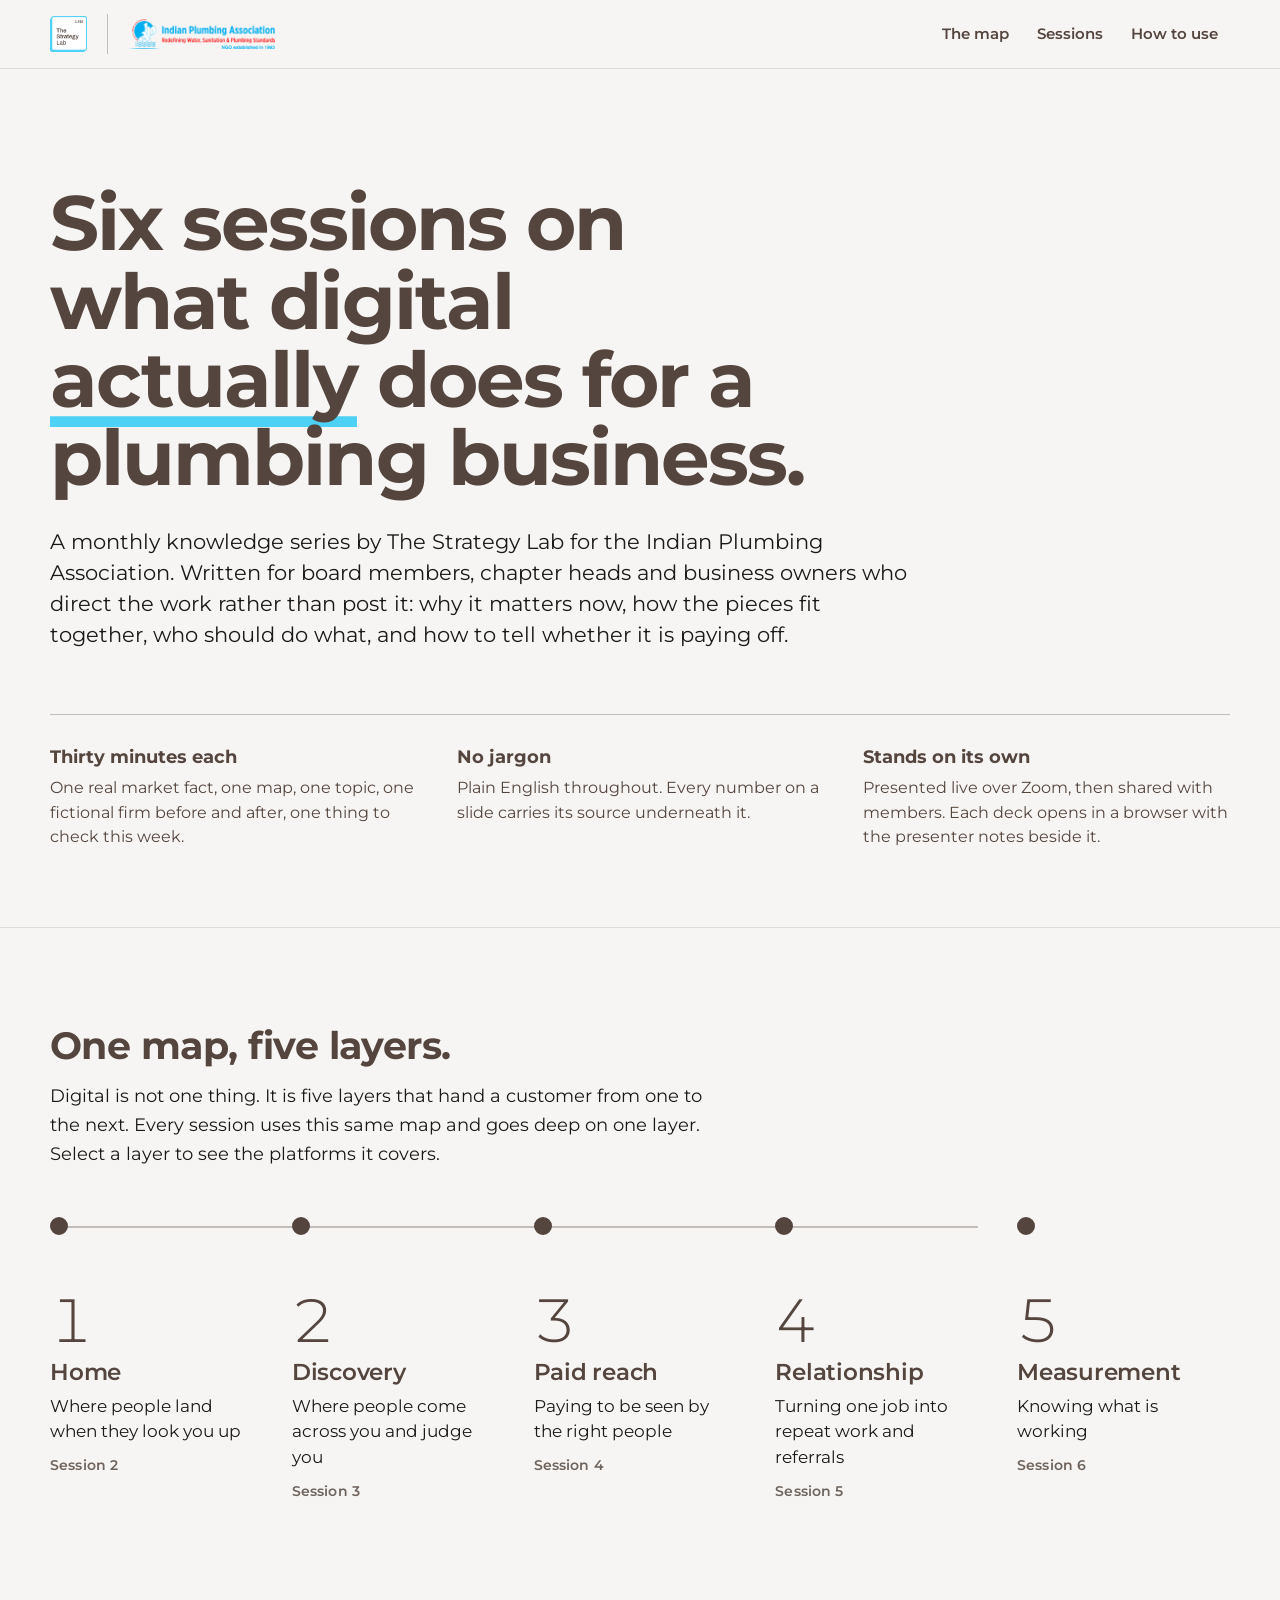
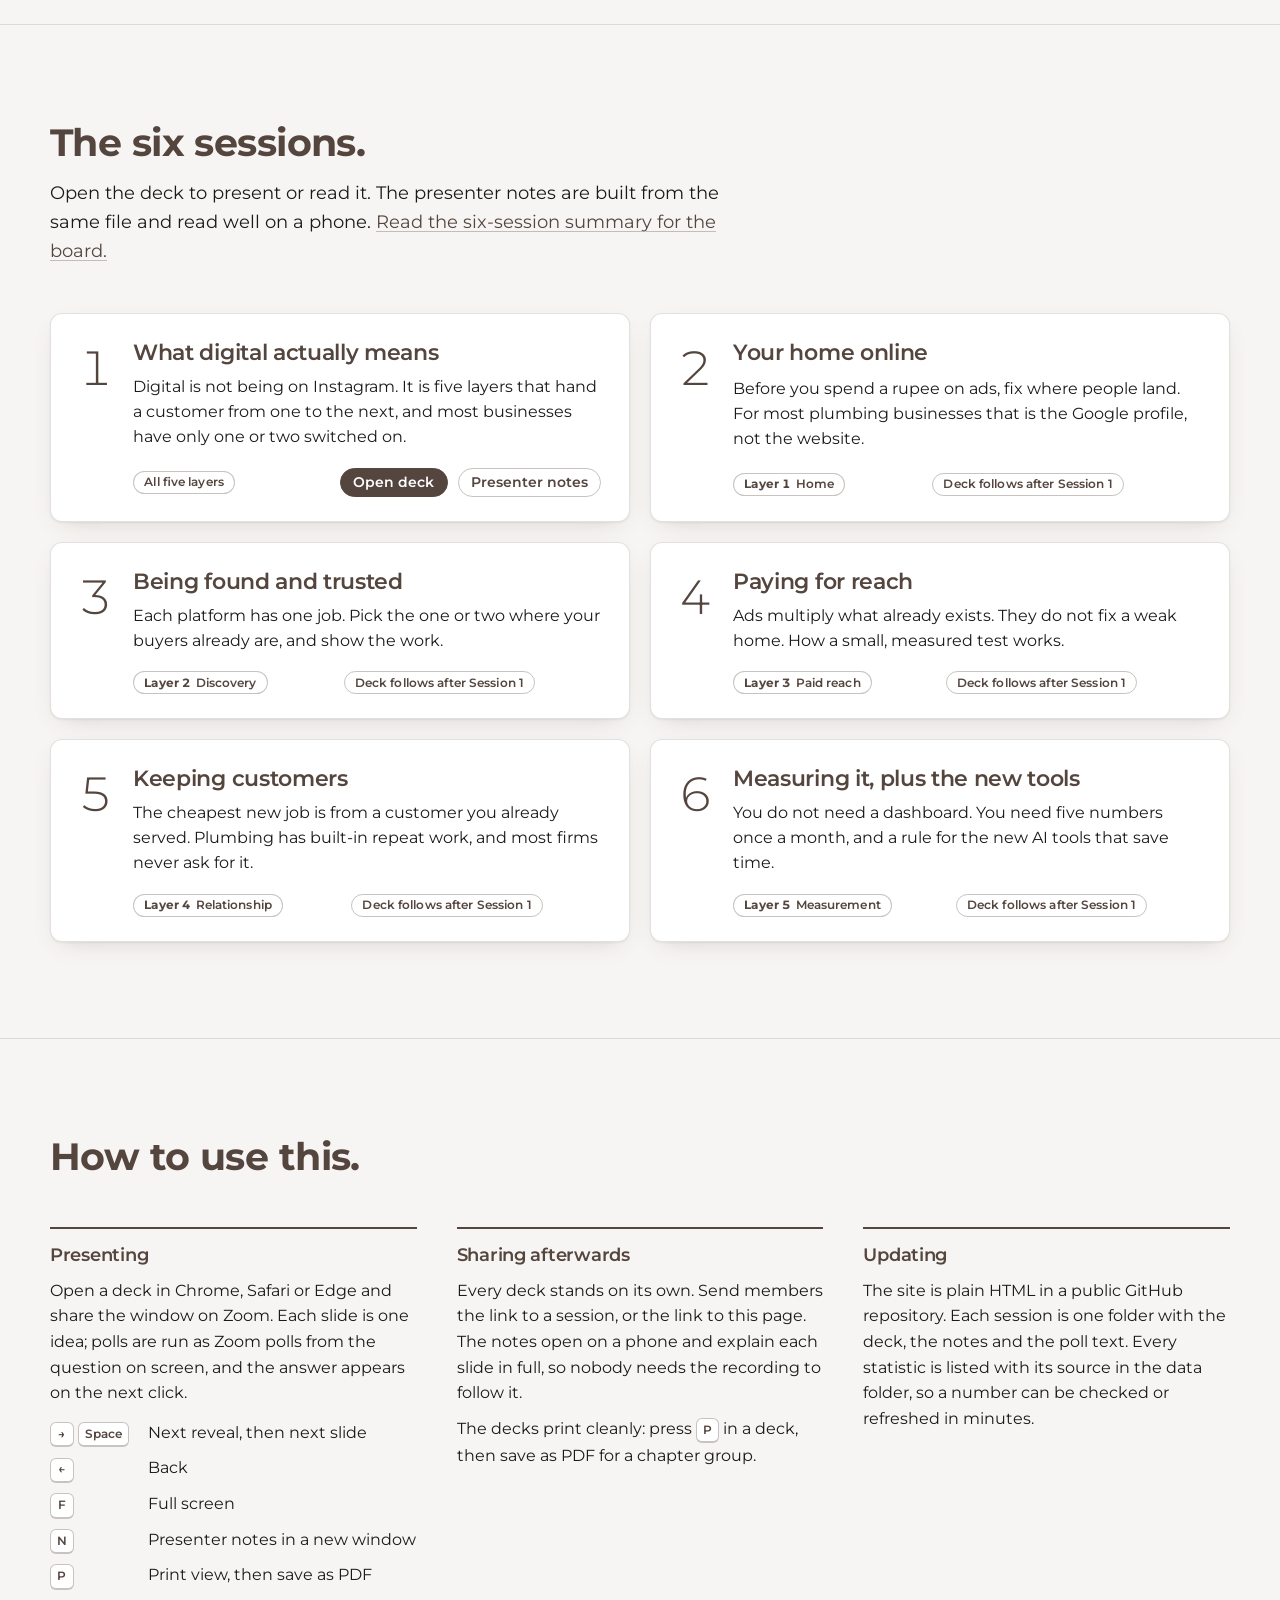
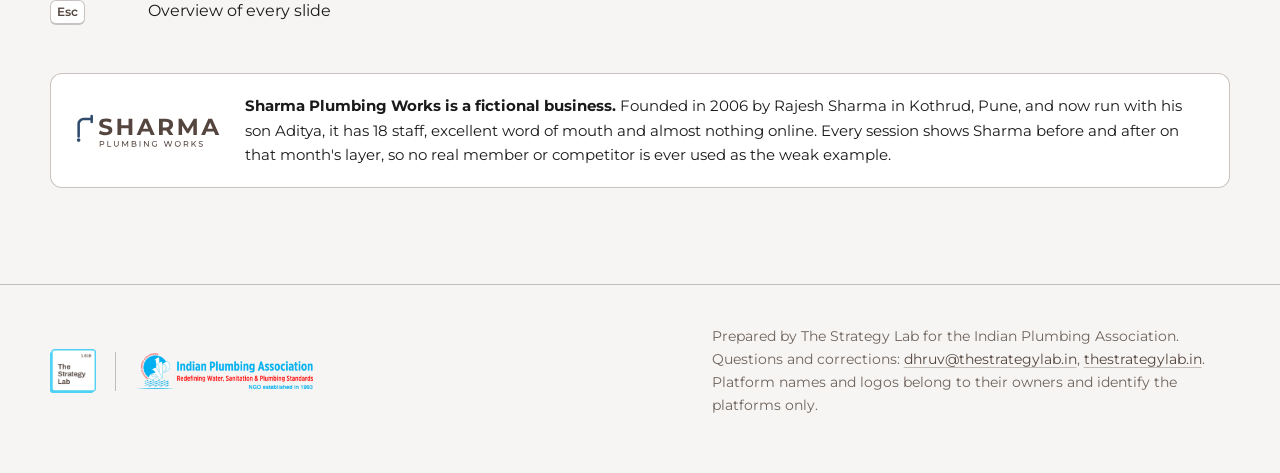
<file: index.html>
<!doctype html>
<html lang="en-IN">
<head>
  <meta charset="utf-8">
  <meta name="viewport" content="width=device-width, initial-scale=1">
  <title>IPA Digital Knowledge Series</title>
  <meta name="description" content="Six 30-minute sessions on what digital actually does for a plumbing business. By The Strategy Lab for the Indian Plumbing Association.">
  <link rel="icon" href="assets/brand/tsl-mark.png" type="image/png">
  <link rel="stylesheet" href="assets/css/base.css">
  <style>
    /* Home page layout only. Shared components come from base.css. */
    .wrap { width: min(1180px, 100% - 32px); margin-inline: auto; }
    .site-head { position: sticky; top: 0; z-index: 10; background: rgba(247, 245, 243, 0.92); backdrop-filter: saturate(1.2) blur(10px); -webkit-backdrop-filter: saturate(1.2) blur(10px); border-bottom: 1px solid var(--line); }
    .site-head .wrap { display: flex; align-items: center; justify-content: space-between; gap: 16px; min-height: 68px; }
    .site-head nav { display: flex; gap: 4px; }
    .site-head nav a { padding: 10px 12px; border-radius: 8px; text-decoration: none; font-weight: 600; font-size: 15px; color: var(--brown); }
    .site-head nav a:hover { background: var(--white); }
    .site-head .lockup__tsl { height: 36px; }
    .site-head .lockup__ipa { height: 30px; }

    .hero { padding: clamp(56px, 9vw, 128px) 0 clamp(40px, 6vw, 80px); }
    .hero h1 { max-width: 15ch; }
    .hero .lede { margin-top: 28px; max-width: 42em; color: var(--ink); }
    .hero__facts { display: grid; grid-template-columns: repeat(3, 1fr); gap: 24px 40px; margin-top: clamp(40px, 5vw, 72px); padding-top: 28px; border-top: 1px solid var(--line-strong); }
    .hero__facts p { font-size: 1rem; line-height: 1.55; color: var(--brown); max-width: 24em; }
    .hero__facts b { display: block; font-size: 1.15rem; font-weight: 700; color: var(--brown); margin-bottom: 4px; }

    .section { padding: 96px 0; border-top: 1px solid var(--line); }
    .section__head { max-width: 46em; margin-bottom: clamp(28px, 4vw, 48px); }
    .section__head p { margin-top: 14px; color: var(--ink); max-width: 38em; }
    .section--map .map { margin-top: 8px; }

    .sessions { display: grid; grid-template-columns: 1fr 1fr; gap: 20px; }
    .session { display: grid; grid-template-columns: auto 1fr; gap: 0 22px; padding: 26px 28px 24px; background: var(--white); border: 1px solid var(--line); border-radius: var(--r-md); box-shadow: var(--shadow-1); transition: transform var(--t-base) var(--ease-out), box-shadow var(--t-base) var(--ease-out); }
    .session:hover { transform: translateY(-2px); box-shadow: var(--shadow-2); }
    .session__n { font-size: 3rem; font-weight: 300; line-height: 1; color: var(--brown); letter-spacing: -0.04em; font-variant-numeric: tabular-nums; grid-row: 1 / span 3; padding-top: 4px; }
    .session__title { font-size: 1.35rem; line-height: 1.15; }
    .session__line { margin-top: 10px; font-size: 1rem; color: var(--ink); line-height: 1.55; }
    .session__foot { display: flex; flex-wrap: wrap; align-items: center; gap: 10px; margin-top: 18px; }
    .session__foot .chip { font-size: 0.75rem; margin-right: auto; }
    .session__foot .btn { font-size: 0.85rem; }

    .how { display: grid; grid-template-columns: repeat(3, 1fr); gap: 40px; }
    .how h3 { font-size: 1.15rem; margin-bottom: 12px; padding-top: 14px; border-top: 2px solid var(--brown); }
    .how p, .how li { font-size: 1rem; line-height: 1.6; }
    .how ul { list-style: none; display: grid; gap: 8px; }
    .how li { display: grid; grid-template-columns: 5.4em 1fr; gap: 12px; align-items: baseline; }
    .how kbd { font-size: 0.78rem; }
    .how p + p { margin-top: 10px; }
    .fiction { margin-top: 48px; padding: 20px 24px; border: 1px solid var(--line-strong); border-radius: var(--r-md); background: var(--white); display: grid; grid-template-columns: auto 1fr; gap: 20px; align-items: center; }
    .fiction img { width: 150px; }
    .fiction p { font-size: 0.95rem; }

    .site-foot { border-top: 1px solid var(--line-strong); padding: 40px 0 56px; }
    .site-foot .wrap { display: flex; flex-wrap: wrap; align-items: center; justify-content: space-between; gap: 20px 40px; }
    .site-foot p { font-size: 0.9rem; color: var(--grey); max-width: 36em; }
    .site-foot a { color: var(--brown); }
    .site-foot .lockup__tsl { height: 44px; }
    .site-foot .lockup__ipa { height: 36px; }

    @media (max-width: 860px) {
      .section { padding: 56px 0; }
      .sessions { grid-template-columns: 1fr; }
      .how { grid-template-columns: 1fr; gap: 28px; }
      .hero__facts { grid-template-columns: 1fr; gap: 18px; }
    }
    @media (max-width: 560px) {
      .site-head .wrap { flex-wrap: wrap; padding: 10px 0 6px; min-height: 0; }
      .site-head nav { margin-left: -8px; }
      .site-head nav a { padding: 6px 8px; font-size: 14px; }
      .site-head .lockup { gap: 10px; }
      .site-head .lockup__ipa { height: 26px; }
      .session { grid-template-columns: 1fr; padding: 22px 20px; }
      .session__n { grid-row: auto; font-size: 2rem; margin-bottom: 6px; }
      .session__foot .chip { margin-right: 0; width: 100%; justify-content: center; }
      .session__foot .btn { flex: 1; justify-content: center; }
      .fiction { grid-template-columns: 1fr; }
      .how li { grid-template-columns: 1fr; gap: 4px; }
    }
  </style>
</head>
<body>

<header class="site-head">
  <div class="wrap">
    <div class="lockup">
      <img class="lockup__tsl" src="assets/brand/tsl-mark.png" alt="The Strategy Lab">
      <span class="lockup__sep"></span>
      <img class="lockup__ipa" src="assets/brand/ipa-logo.png" alt="Indian Plumbing Association">
    </div>
    <nav aria-label="Sections">
      <a href="#map">The map</a>
      <a href="#sessions">Sessions</a>
      <a href="#how">How to use</a>
    </nav>
  </div>
</header>

<main>
  <section class="hero">
    <div class="wrap">
      <h1 class="display">Six sessions on what digital <span class="sig">actually</span> does for a plumbing business.</h1>
      <p class="lede">A monthly knowledge series by The Strategy Lab for the Indian Plumbing Association. Written for board members, chapter heads and business owners who direct the work rather than post it: why it matters now, how the pieces fit together, who should do what, and how to tell whether it is paying off.</p>
      <div class="hero__facts">
        <p><b>Thirty minutes each</b>One real market fact, one map, one topic, one fictional firm before and after, one thing to check this week.</p>
        <p><b>No jargon</b>Plain English throughout. Every number on a slide carries its source underneath it.</p>
        <p><b>Stands on its own</b>Presented live over Zoom, then shared with members. Each deck opens in a browser with the presenter notes beside it.</p>
      </div>
    </div>
  </section>

  <section class="section section--map" id="map">
    <div class="wrap">
      <div class="section__head">
        <h2 class="h2">One map, five layers.</h2>
        <p>Digital is not one thing. It is five layers that hand a customer from one to the next. Every session uses this same map and goes deep on one layer. Select a layer to see the platforms it covers.</p>
      </div>
      <div data-map></div>
    </div>
  </section>

  <section class="section" id="sessions">
    <div class="wrap">
      <div class="section__head">
        <h2 class="h2">The six sessions.</h2>
        <p>Open the deck to present or read it. The presenter notes are built from the same file and read well on a phone. <a href="summary/index.html">Read the six-session summary for the board.</a></p>
      </div>
      <div class="sessions">
        <article class="session">
          <span class="session__n">1</span>
          <h3 class="session__title">What digital actually means</h3>
          <p class="session__line">Digital is not being on Instagram. It is five layers that hand a customer from one to the next, and most businesses have only one or two switched on.</p>
          <div class="session__foot">
            <span class="chip">All five layers</span>
            <a class="btn btn--sm" href="sessions/01/index.html">Open deck</a>
            <a class="btn btn--ghost btn--sm" href="sessions/01/notes.html">Presenter notes</a>
          </div>
        </article>
        <article class="session">
          <span class="session__n">2</span>
          <h3 class="session__title">Your home online</h3>
          <p class="session__line">Before you spend a rupee on ads, fix where people land. For most plumbing businesses that is the Google profile, not the website.</p>
          <div class="session__foot">
            <span class="chip"><span class="chip__n">Layer 1</span>Home</span>
            <span class="chip chip--quiet">Deck follows after Session 1</span>
          </div>
        </article>
        <article class="session">
          <span class="session__n">3</span>
          <h3 class="session__title">Being found and trusted</h3>
          <p class="session__line">Each platform has one job. Pick the one or two where your buyers already are, and show the work.</p>
          <div class="session__foot">
            <span class="chip"><span class="chip__n">Layer 2</span>Discovery</span>
            <span class="chip chip--quiet">Deck follows after Session 1</span>
          </div>
        </article>
        <article class="session">
          <span class="session__n">4</span>
          <h3 class="session__title">Paying for reach</h3>
          <p class="session__line">Ads multiply what already exists. They do not fix a weak home. How a small, measured test works.</p>
          <div class="session__foot">
            <span class="chip"><span class="chip__n">Layer 3</span>Paid reach</span>
            <span class="chip chip--quiet">Deck follows after Session 1</span>
          </div>
        </article>
        <article class="session">
          <span class="session__n">5</span>
          <h3 class="session__title">Keeping customers</h3>
          <p class="session__line">The cheapest new job is from a customer you already served. Plumbing has built-in repeat work, and most firms never ask for it.</p>
          <div class="session__foot">
            <span class="chip"><span class="chip__n">Layer 4</span>Relationship</span>
            <span class="chip chip--quiet">Deck follows after Session 1</span>
          </div>
        </article>
        <article class="session">
          <span class="session__n">6</span>
          <h3 class="session__title">Measuring it, plus the new tools</h3>
          <p class="session__line">You do not need a dashboard. You need five numbers once a month, and a rule for the new AI tools that save time.</p>
          <div class="session__foot">
            <span class="chip"><span class="chip__n">Layer 5</span>Measurement</span>
            <span class="chip chip--quiet">Deck follows after Session 1</span>
          </div>
        </article>
      </div>
    </div>
  </section>

  <section class="section" id="how">
    <div class="wrap">
      <div class="section__head">
        <h2 class="h2">How to use this.</h2>
      </div>
      <div class="how">
        <div>
          <h3>Presenting</h3>
          <p>Open a deck in Chrome, Safari or Edge and share the window on Zoom. Each slide is one idea; polls are run as Zoom polls from the question on screen, and the answer appears on the next click.</p>
          <ul style="margin-top:14px">
            <li><span><kbd>&rarr;</kbd> <kbd>Space</kbd></span><span>Next reveal, then next slide</span></li>
            <li><span><kbd>&larr;</kbd></span><span>Back</span></li>
            <li><span><kbd>F</kbd></span><span>Full screen</span></li>
            <li><span><kbd>N</kbd></span><span>Presenter notes in a new window</span></li>
            <li><span><kbd>P</kbd></span><span>Print view, then save as PDF</span></li>
            <li><span><kbd>Esc</kbd></span><span>Overview of every slide</span></li>
          </ul>
        </div>
        <div>
          <h3>Sharing afterwards</h3>
          <p>Every deck stands on its own. Send members the link to a session, or the link to this page. The notes open on a phone and explain each slide in full, so nobody needs the recording to follow it.</p>
          <p>The decks print cleanly: press <kbd>P</kbd> in a deck, then save as PDF for a chapter group.</p>
        </div>
        <div>
          <h3>Updating</h3>
          <p>The site is plain HTML in a public GitHub repository. Each session is one folder with the deck, the notes and the poll text. Every statistic is listed with its source in the data folder, so a number can be checked or refreshed in minutes.</p>
        </div>
      </div>
      <div class="fiction">
        <img src="assets/img/sharma/logo.svg" alt="Sharma Plumbing Works">
        <p><strong>Sharma Plumbing Works is a fictional business.</strong> Founded in 2006 by Rajesh Sharma in Kothrud, Pune, and now run with his son Aditya, it has 18 staff, excellent word of mouth and almost nothing online. Every session shows Sharma before and after on that month's layer, so no real member or competitor is ever used as the weak example.</p>
      </div>
    </div>
  </section>
</main>

<footer class="site-foot">
  <div class="wrap">
    <div class="lockup">
      <img class="lockup__tsl" src="assets/brand/tsl-mark.png" alt="The Strategy Lab">
      <span class="lockup__sep"></span>
      <img class="lockup__ipa" src="assets/brand/ipa-logo.png" alt="Indian Plumbing Association">
    </div>
    <p>Prepared by The Strategy Lab for the Indian Plumbing Association. Questions and corrections: <a href="mailto:dhruv@thestrategylab.in">dhruv@thestrategylab.in</a>, <a href="https://thestrategylab.in">thestrategylab.in</a>. Platform names and logos belong to their owners and identify the platforms only.</p>
  </div>
</footer>

<script src="https://cdnjs.cloudflare.com/ajax/libs/gsap/3.12.5/gsap.min.js"></script>
<script src="assets/js/map.js"></script>
</body>
</html>
</file>
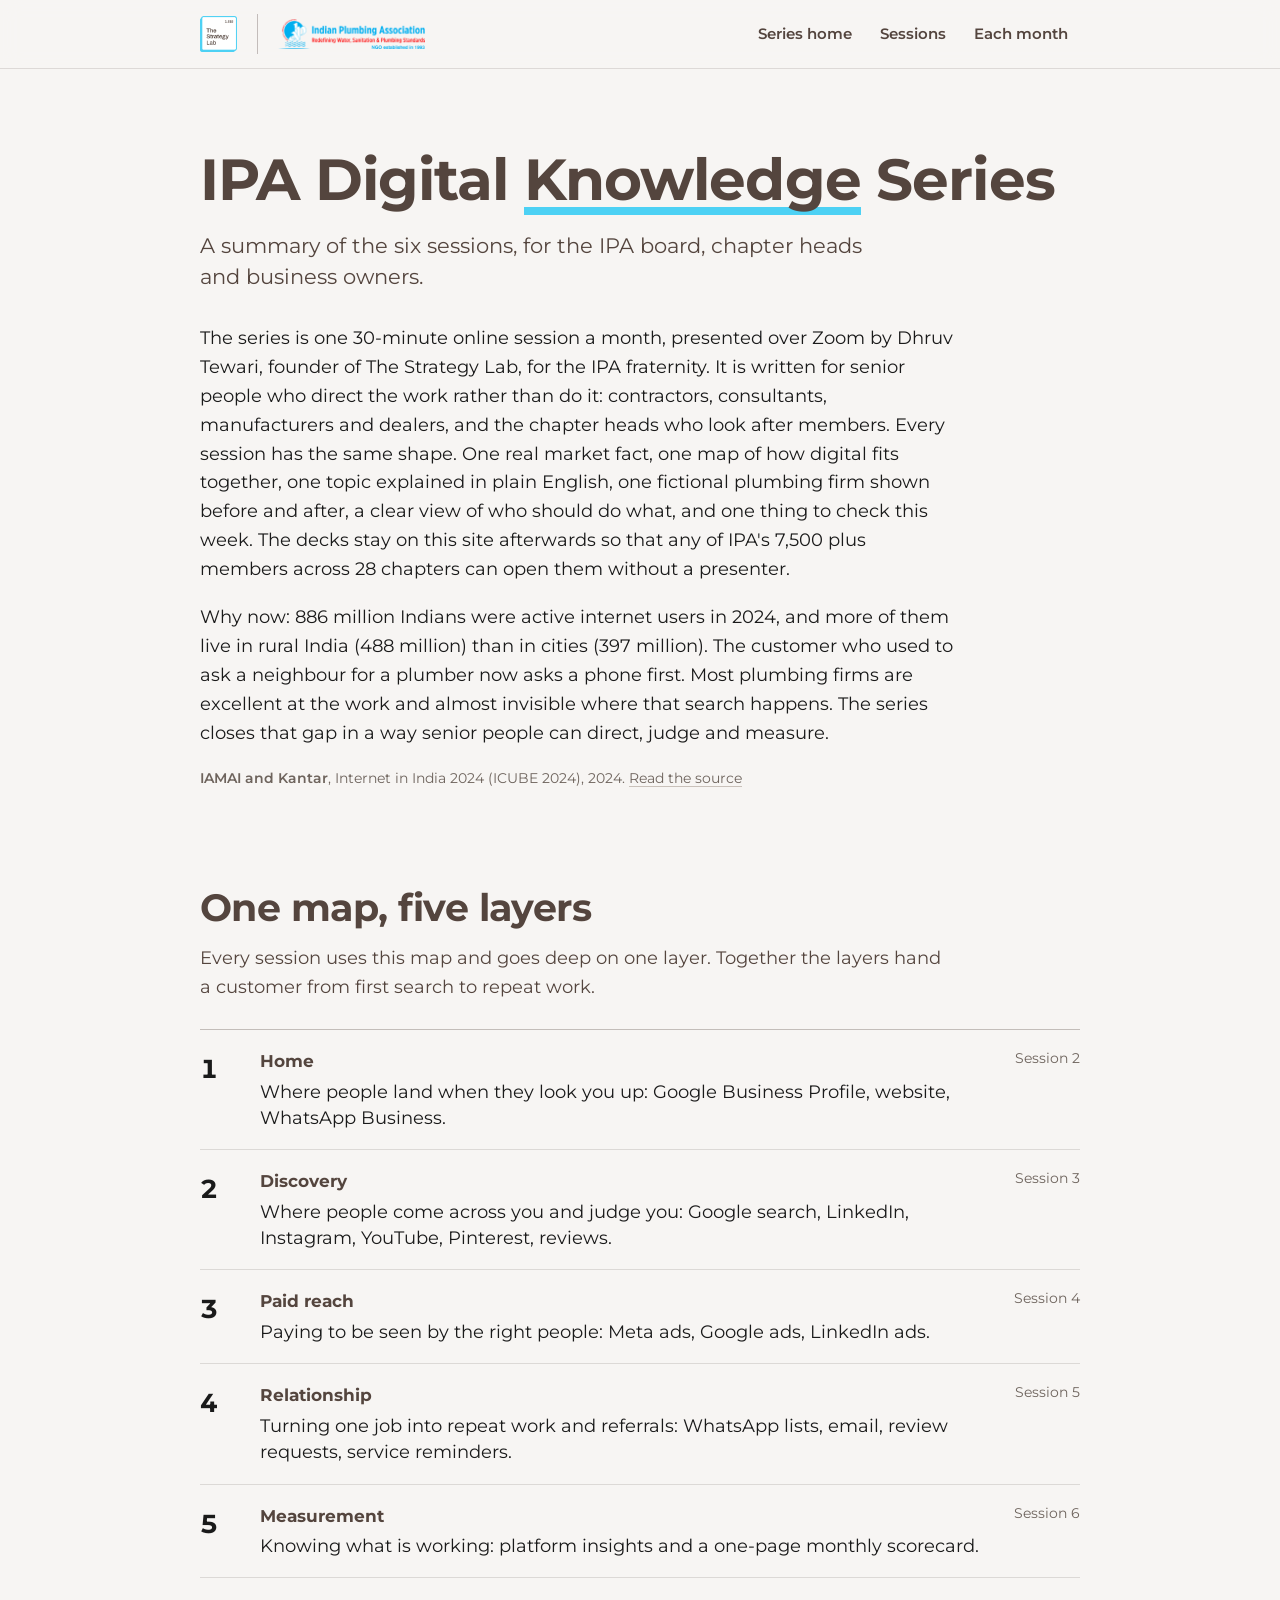
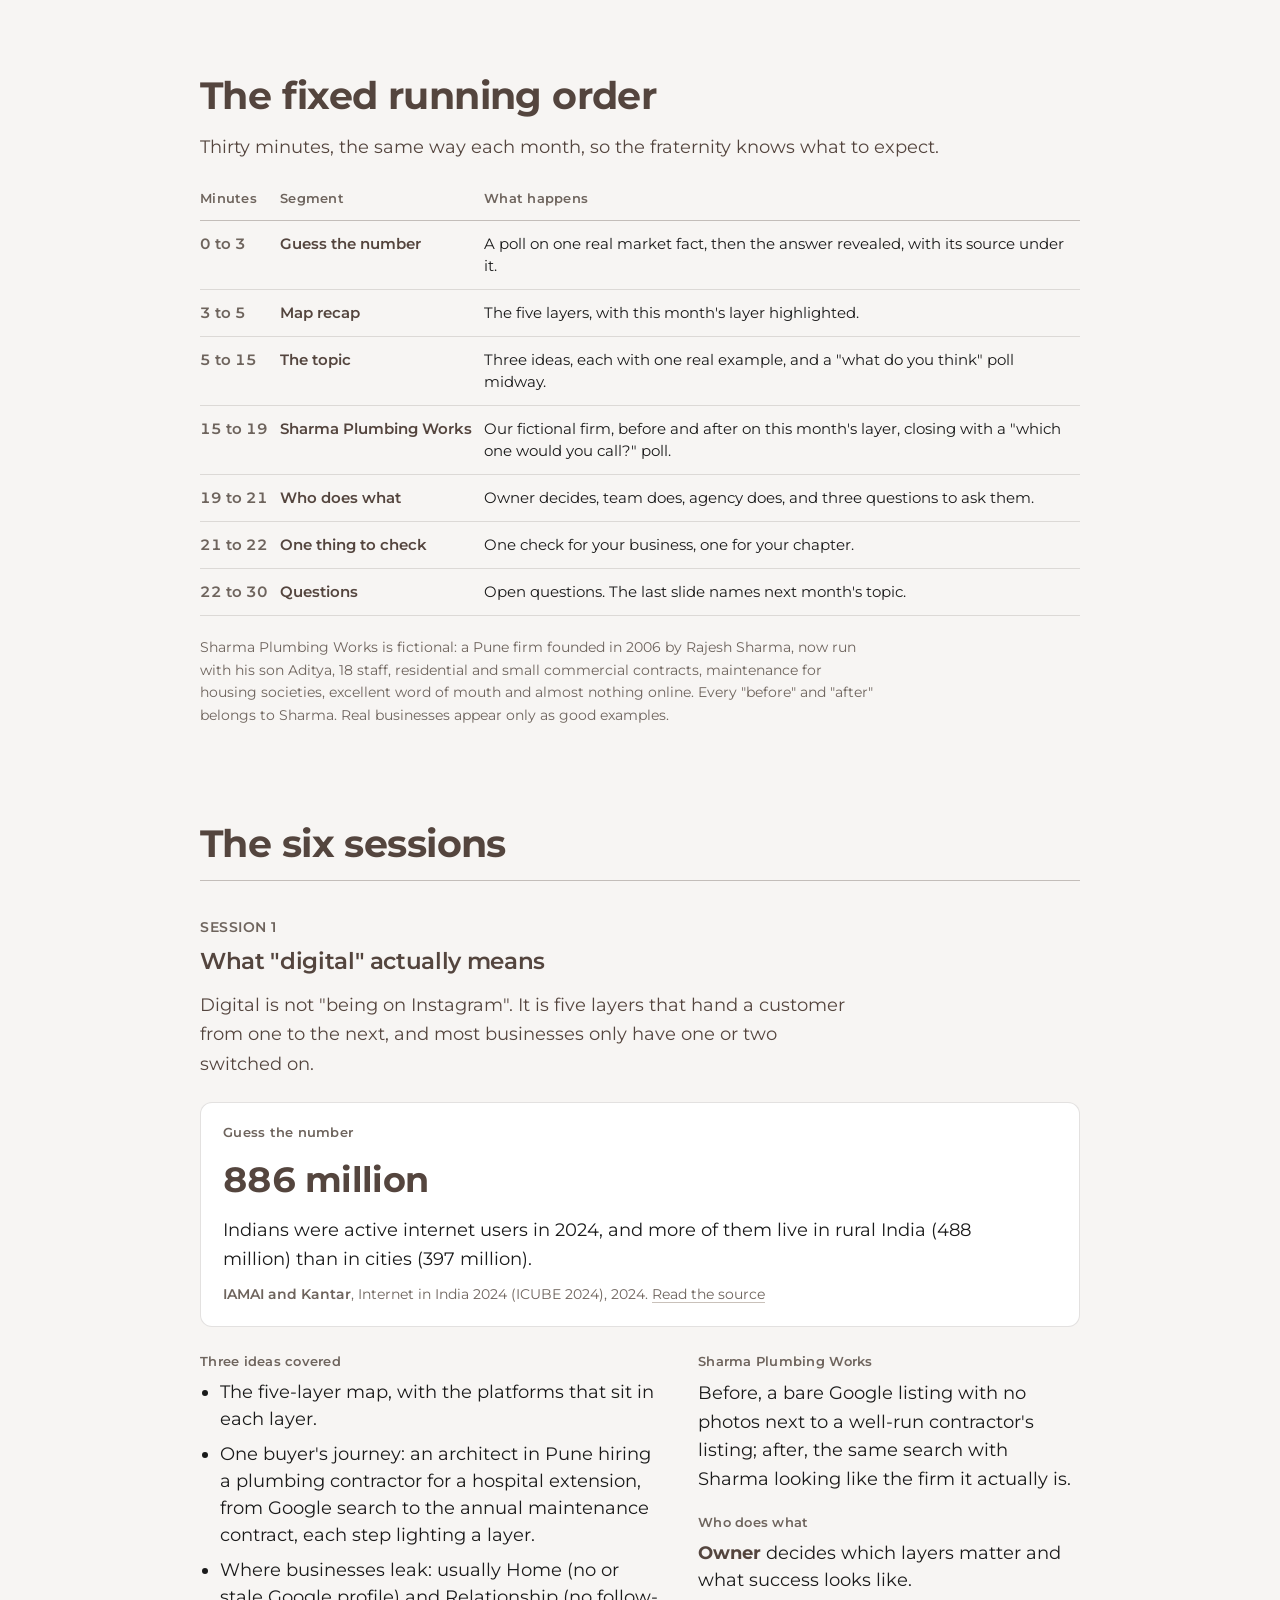
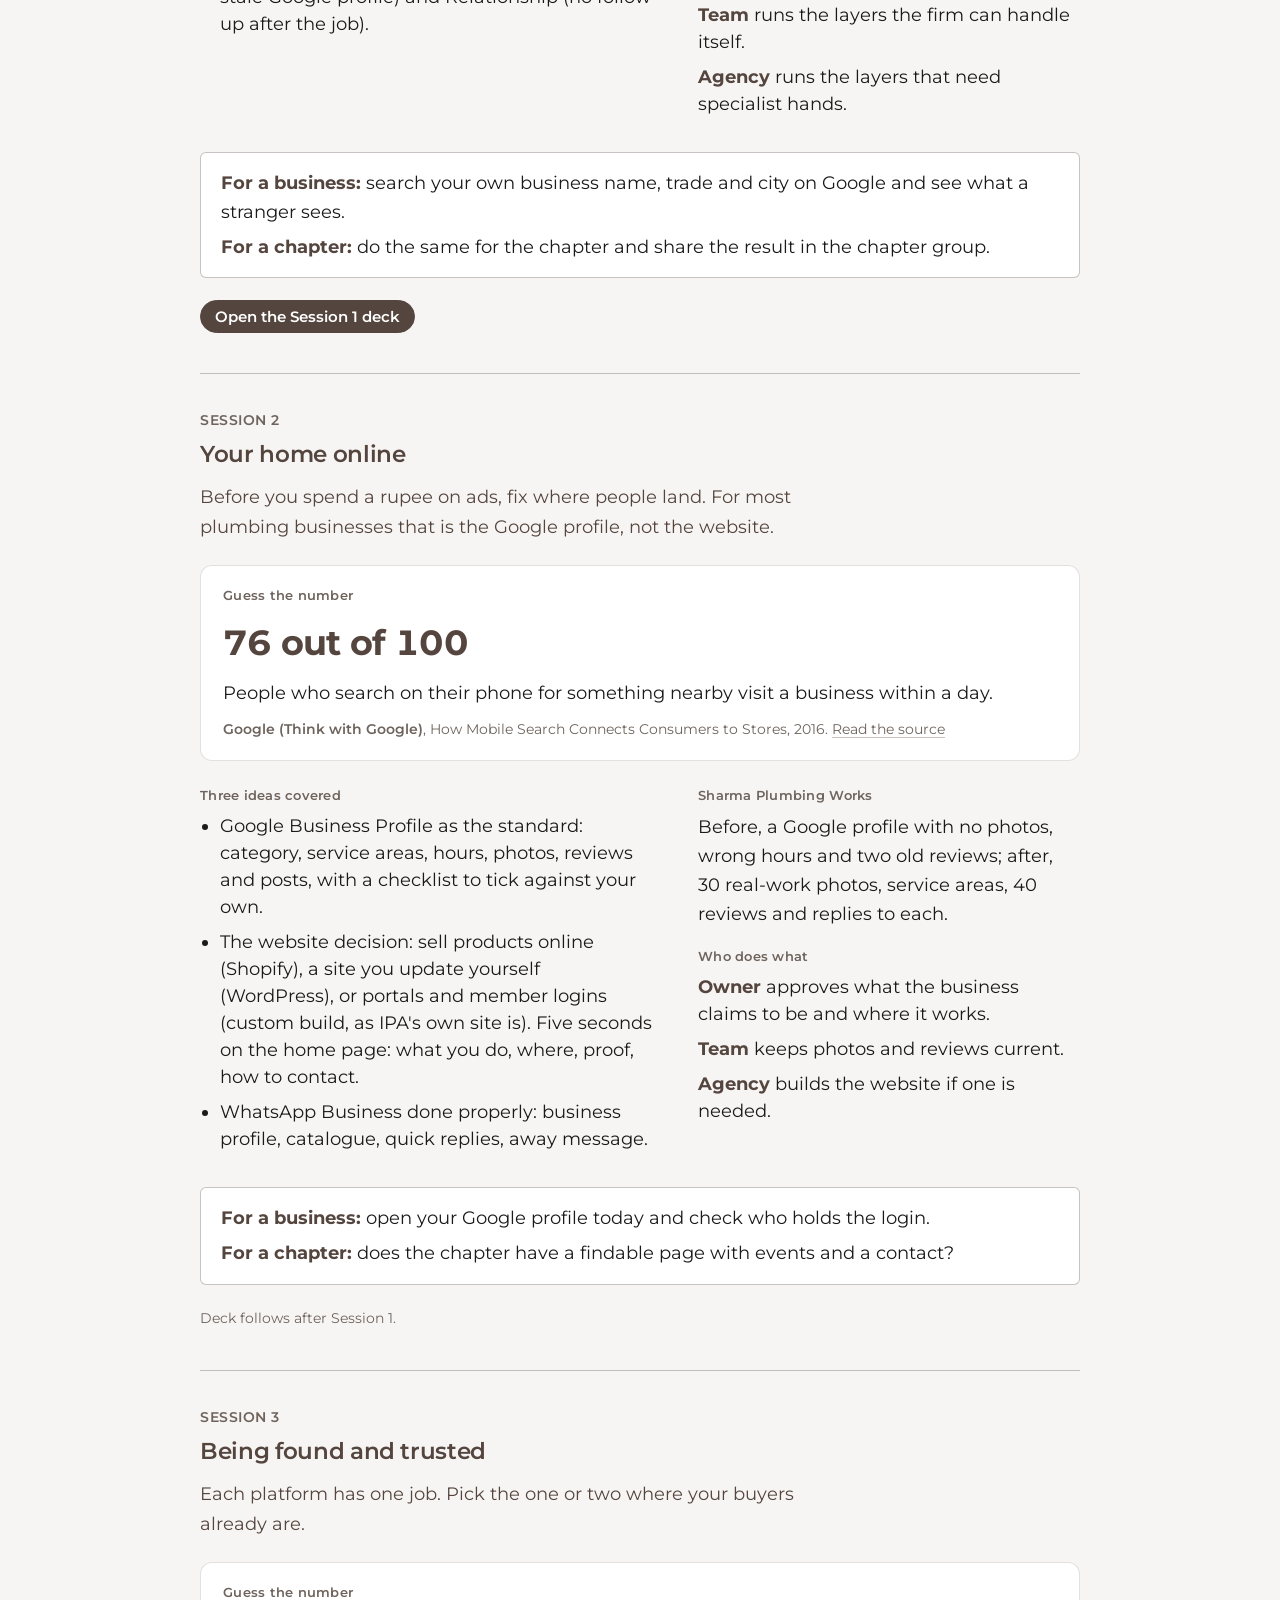
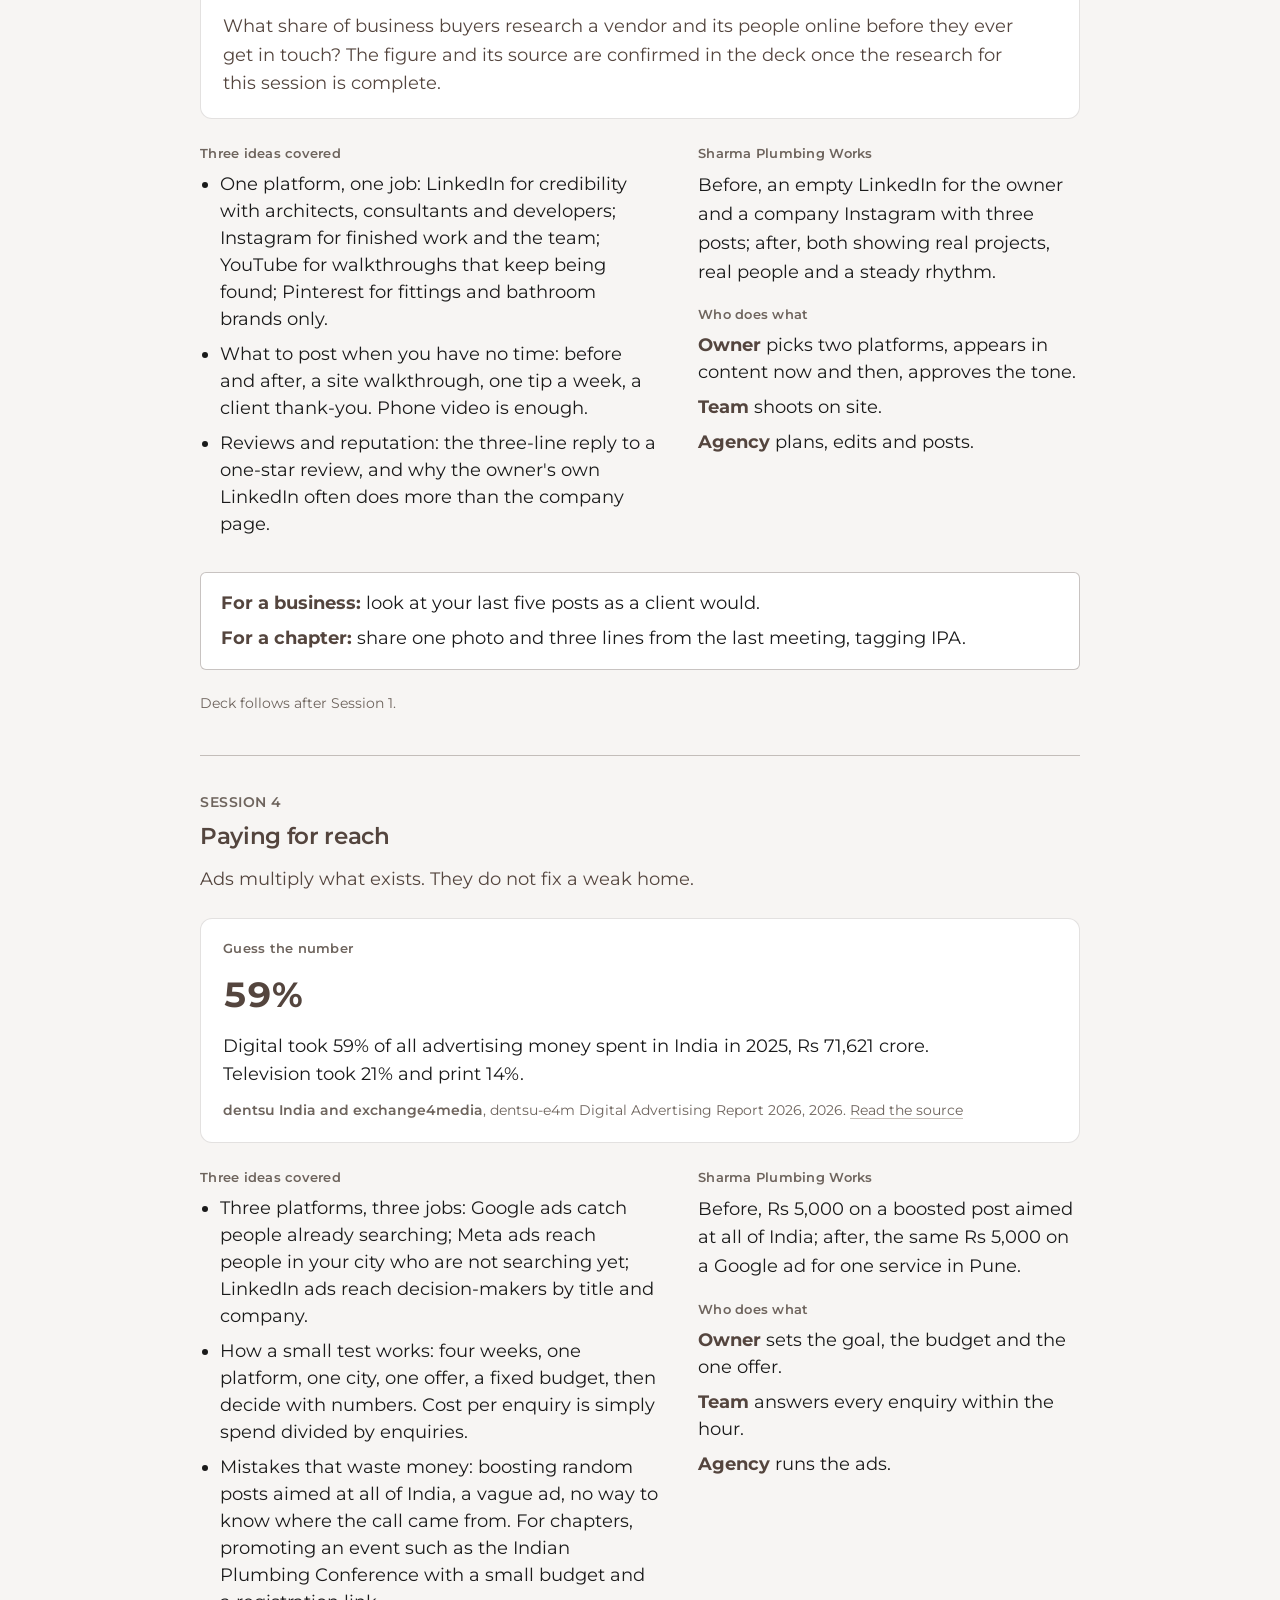
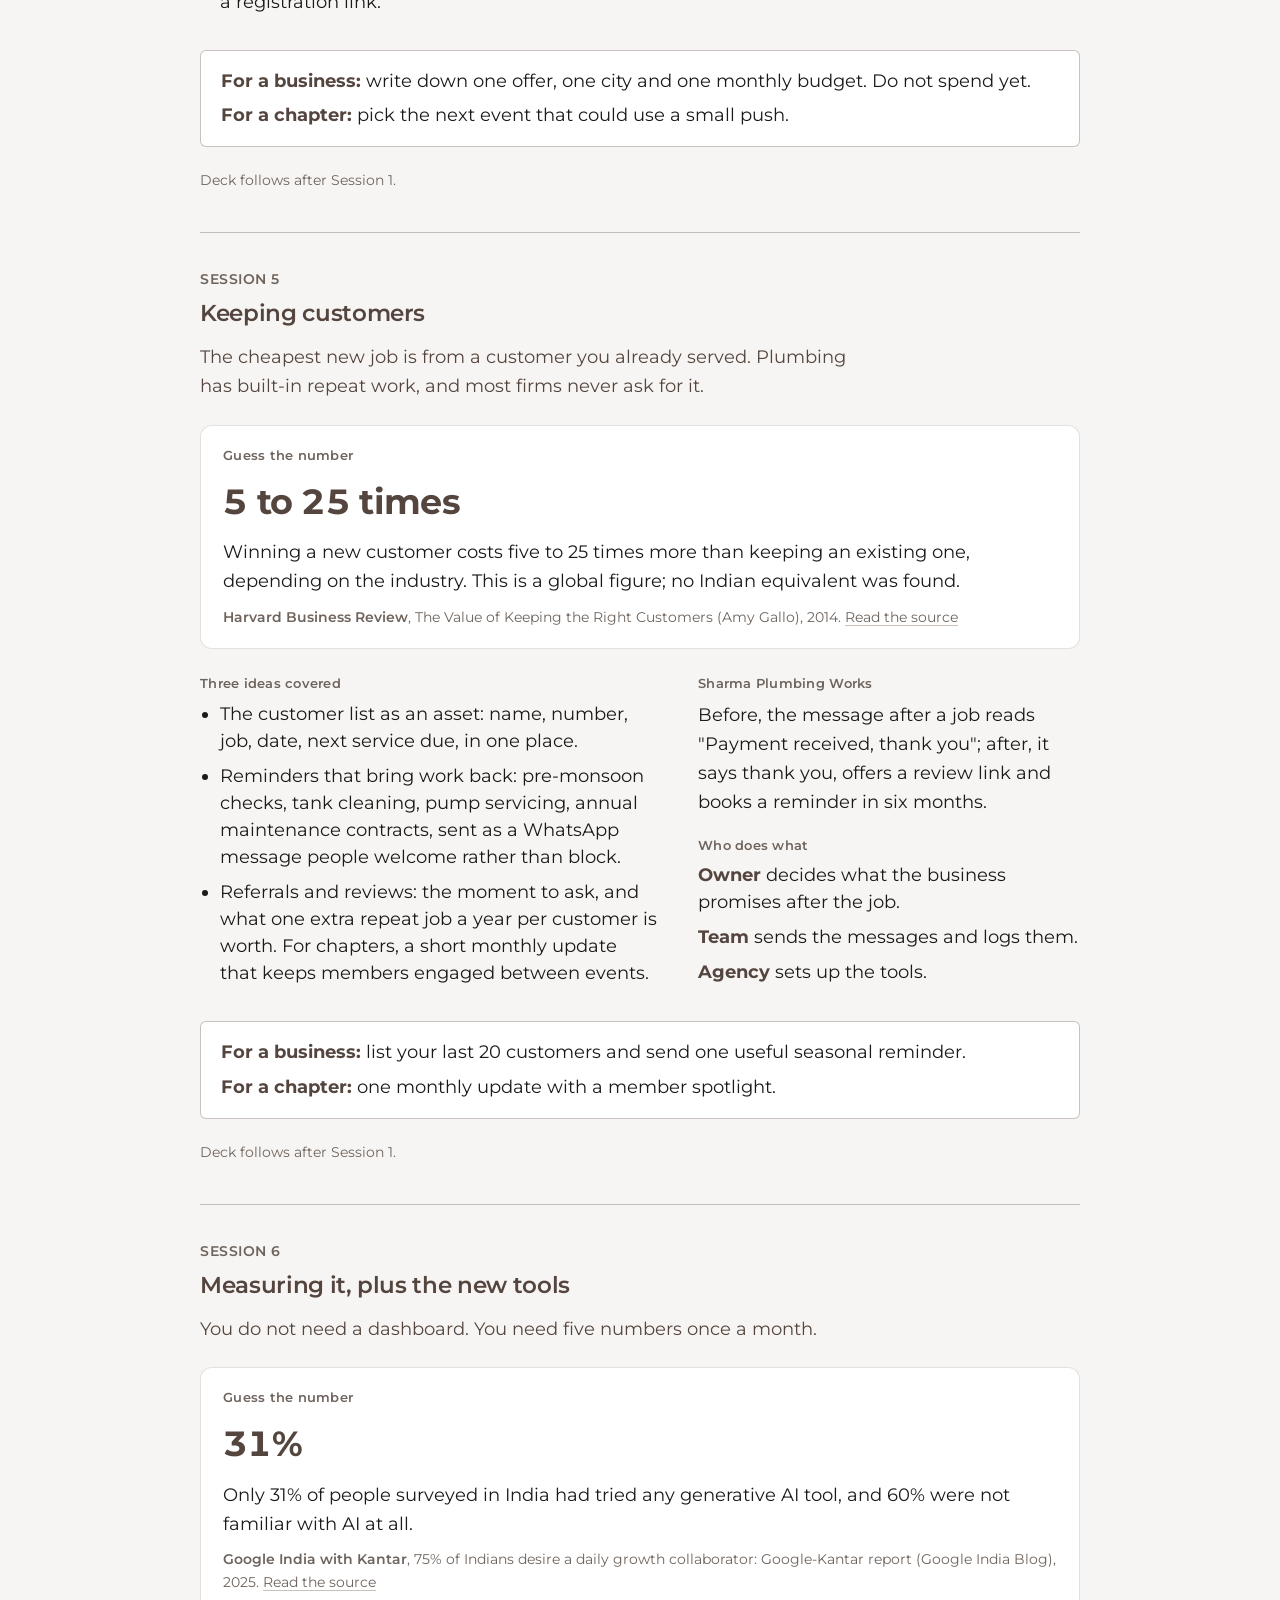
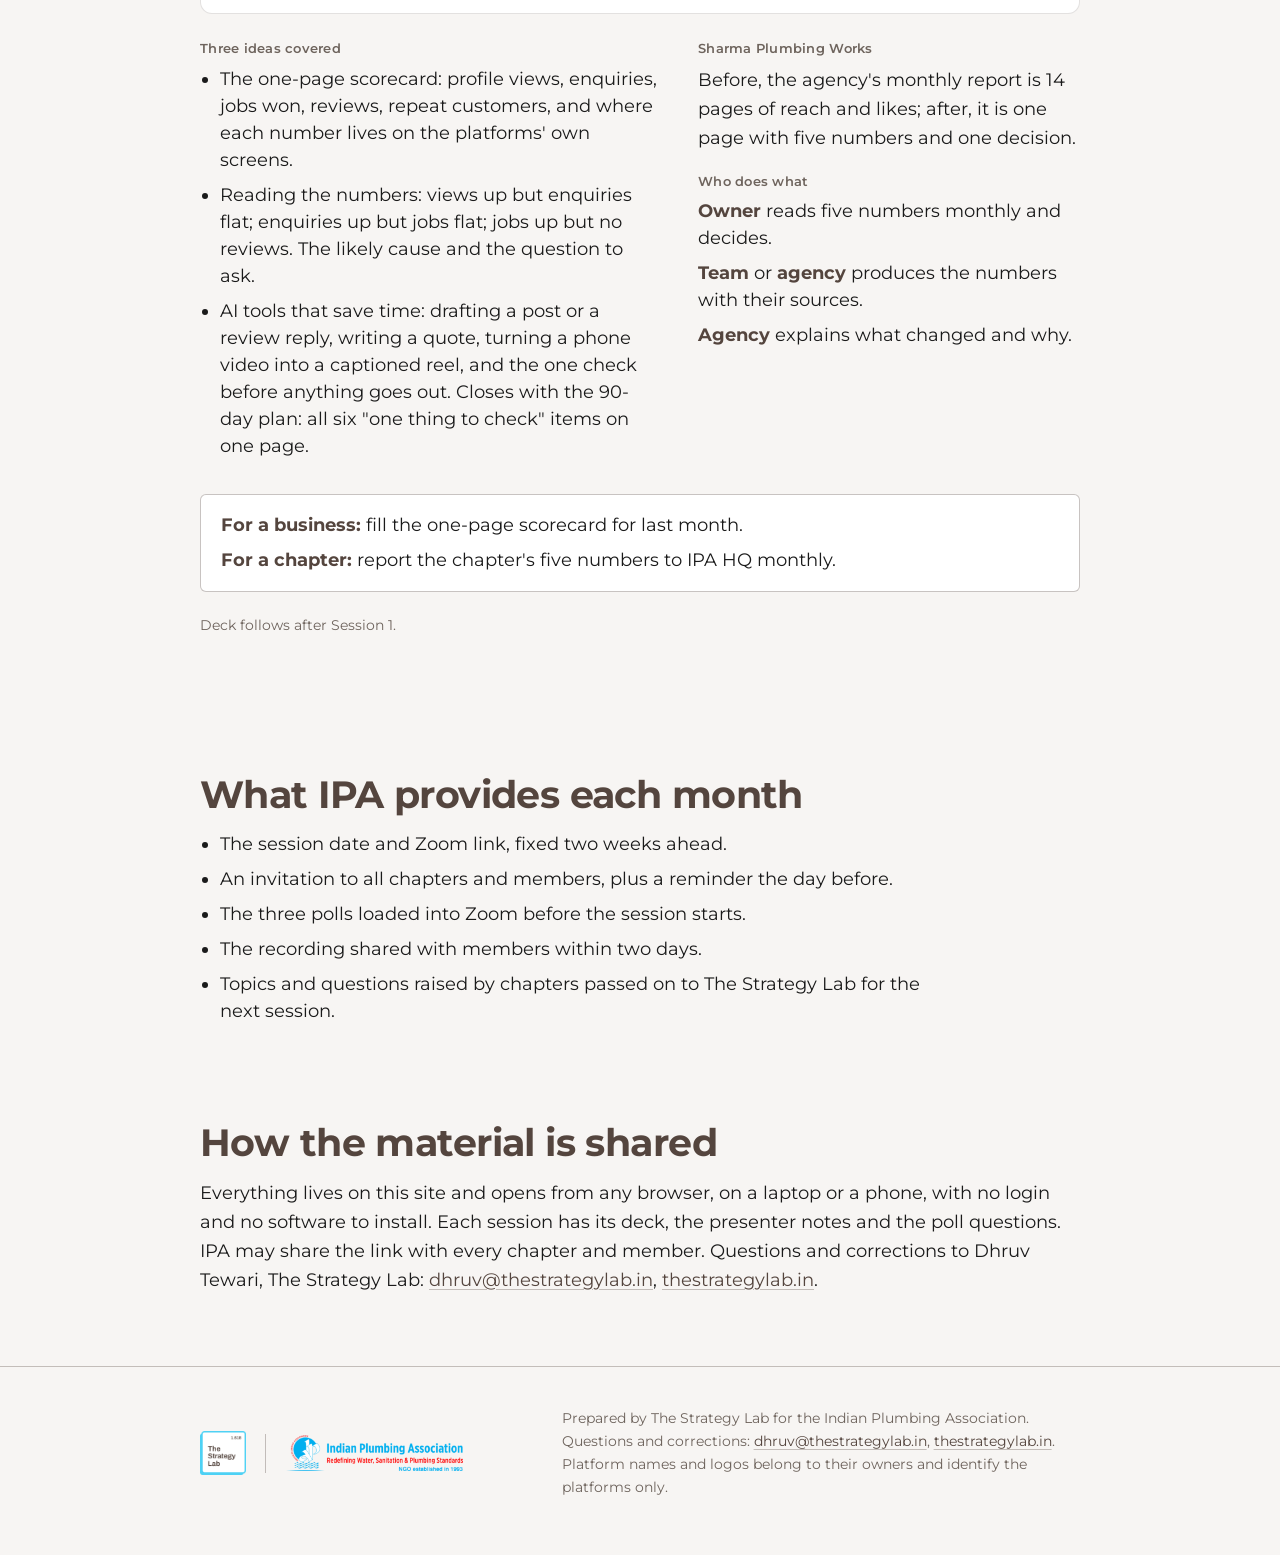
<file: summary/index.html>
<!doctype html>
<html lang="en-IN">
<head>
  <meta charset="utf-8">
  <meta name="viewport" content="width=device-width, initial-scale=1">
  <title>IPA Digital Knowledge Series: Summary for the board</title>
  <meta name="description" content="Executive summary of the six-session IPA Digital Knowledge Series by The Strategy Lab, for IPA board members and chapter heads.">
  <link rel="icon" href="../assets/brand/tsl-mark.png" type="image/png">
  <link rel="stylesheet" href="../assets/css/base.css">
  <link rel="stylesheet" href="summary.css">
</head>
<body>

<header class="site-head">
  <div class="wrap">
    <div class="lockup">
      <img class="lockup__tsl" src="../assets/brand/tsl-mark.png" alt="The Strategy Lab">
      <span class="lockup__sep"></span>
      <img class="lockup__ipa" src="../assets/brand/ipa-logo.png" alt="Indian Plumbing Association">
    </div>
    <nav aria-label="Sections">
      <a href="../index.html">Series home</a>
      <a href="#sessions">Sessions</a>
      <a href="#monthly">Each month</a>
    </nav>
  </div>
</header>

<main class="wrap">

  <section class="intro">
    <h1 class="h1">IPA Digital <span class="sig">Knowledge</span> Series</h1>
    <p class="lede">A summary of the six sessions, for the IPA board, chapter heads and business owners.</p>
    <div class="intro__text">
      <p>The series is one 30-minute online session a month, presented over Zoom by Dhruv Tewari, founder of The Strategy Lab, for the IPA fraternity. It is written for senior people who direct the work rather than do it: contractors, consultants, manufacturers and dealers, and the chapter heads who look after members. Every session has the same shape. One real market fact, one map of how digital fits together, one topic explained in plain English, one fictional plumbing firm shown before and after, a clear view of who should do what, and one thing to check this week. The decks stay on this site afterwards so that any of IPA's 7,500 plus members across 28 chapters can open them without a presenter.</p>
      <p>Why now: 886 million Indians were active internet users in 2024, and more of them live in rural India (488 million) than in cities (397 million). The customer who used to ask a neighbour for a plumber now asks a phone first. Most plumbing firms are excellent at the work and almost invisible where that search happens. The series closes that gap in a way senior people can direct, judge and measure.</p>
      <p class="source"><span class="source__pub">IAMAI and Kantar</span>, Internet in India 2024 (ICUBE 2024), 2024. <a href="https://www.iamai.in/sites/default/files/research/Kantar_%20IAMAI%20report_2024_.pdf">Read the source</a></p>
    </div>
  </section>

  <section class="block" id="map">
    <h2 class="h2">One map, five layers</h2>
    <p class="block__intro">Every session uses this map and goes deep on one layer. Together the layers hand a customer from first search to repeat work.</p>
    <ol class="layers">
      <li class="layer"><span class="layer__n">1</span><div><b>Home</b><span>Where people land when they look you up: Google Business Profile, website, WhatsApp Business.</span><em>Session 2</em></div></li>
      <li class="layer"><span class="layer__n">2</span><div><b>Discovery</b><span>Where people come across you and judge you: Google search, LinkedIn, Instagram, YouTube, Pinterest, reviews.</span><em>Session 3</em></div></li>
      <li class="layer"><span class="layer__n">3</span><div><b>Paid reach</b><span>Paying to be seen by the right people: Meta ads, Google ads, LinkedIn ads.</span><em>Session 4</em></div></li>
      <li class="layer"><span class="layer__n">4</span><div><b>Relationship</b><span>Turning one job into repeat work and referrals: WhatsApp lists, email, review requests, service reminders.</span><em>Session 5</em></div></li>
      <li class="layer"><span class="layer__n">5</span><div><b>Measurement</b><span>Knowing what is working: platform insights and a one-page monthly scorecard.</span><em>Session 6</em></div></li>
    </ol>
  </section>

  <section class="block" id="order">
    <h2 class="h2">The fixed running order</h2>
    <p class="block__intro">Thirty minutes, the same way each month, so the fraternity knows what to expect.</p>
    <table class="order">
      <thead><tr><th>Minutes</th><th>Segment</th><th>What happens</th></tr></thead>
      <tbody>
        <tr><td>0 to 3</td><td>Guess the number</td><td>A poll on one real market fact, then the answer revealed, with its source under it.</td></tr>
        <tr><td>3 to 5</td><td>Map recap</td><td>The five layers, with this month's layer highlighted.</td></tr>
        <tr><td>5 to 15</td><td>The topic</td><td>Three ideas, each with one real example, and a "what do you think" poll midway.</td></tr>
        <tr><td>15 to 19</td><td>Sharma Plumbing Works</td><td>Our fictional firm, before and after on this month's layer, closing with a "which one would you call?" poll.</td></tr>
        <tr><td>19 to 21</td><td>Who does what</td><td>Owner decides, team does, agency does, and three questions to ask them.</td></tr>
        <tr><td>21 to 22</td><td>One thing to check</td><td>One check for your business, one for your chapter.</td></tr>
        <tr><td>22 to 30</td><td>Questions</td><td>Open questions. The last slide names next month's topic.</td></tr>
      </tbody>
    </table>
    <p class="caption">Sharma Plumbing Works is fictional: a Pune firm founded in 2006 by Rajesh Sharma, now run with his son Aditya, 18 staff, residential and small commercial contracts, maintenance for housing societies, excellent word of mouth and almost nothing online. Every "before" and "after" belongs to Sharma. Real businesses appear only as good examples.</p>
  </section>

  <section class="block sessions" id="sessions">
    <h2 class="h2">The six sessions</h2>

    <article class="session">
      <header class="session__head">
        <span class="session__n">Session 1</span>
        <h3 class="h3">What "digital" actually means</h3>
      </header>
      <p class="session__idea">Digital is not "being on Instagram". It is five layers that hand a customer from one to the next, and most businesses only have one or two switched on.</p>
      <div class="fact">
        <p class="fact__label">Guess the number</p>
        <p class="fact__figure">886 million</p>
        <p class="fact__claim">Indians were active internet users in 2024, and more of them live in rural India (488 million) than in cities (397 million).</p>
        <p class="source"><span class="source__pub">IAMAI and Kantar</span>, Internet in India 2024 (ICUBE 2024), 2024. <a href="https://www.iamai.in/sites/default/files/research/Kantar_%20IAMAI%20report_2024_.pdf">Read the source</a></p>
      </div>
      <div class="session__grid">
        <div>
          <h4>Three ideas covered</h4>
          <ul>
            <li>The five-layer map, with the platforms that sit in each layer.</li>
            <li>One buyer's journey: an architect in Pune hiring a plumbing contractor for a hospital extension, from Google search to the annual maintenance contract, each step lighting a layer.</li>
            <li>Where businesses leak: usually Home (no or stale Google profile) and Relationship (no follow-up after the job).</li>
          </ul>
        </div>
        <div>
          <h4>Sharma Plumbing Works</h4>
          <p>Before, a bare Google listing with no photos next to a well-run contractor's listing; after, the same search with Sharma looking like the firm it actually is.</p>
          <h4>Who does what</h4>
          <ul class="wdw-list">
            <li><b>Owner</b> decides which layers matter and what success looks like.</li>
            <li><b>Team</b> runs the layers the firm can handle itself.</li>
            <li><b>Agency</b> runs the layers that need specialist hands.</li>
          </ul>
        </div>
      </div>
      <div class="check">
        <p><b>For a business:</b> search your own business name, trade and city on Google and see what a stranger sees.</p>
        <p><b>For a chapter:</b> do the same for the chapter and share the result in the chapter group.</p>
      </div>
      <p class="session__deck"><a class="btn btn--sm" href="../sessions/01/index.html">Open the Session 1 deck</a></p>
    </article>

    <article class="session">
      <header class="session__head">
        <span class="session__n">Session 2</span>
        <h3 class="h3">Your home online</h3>
      </header>
      <p class="session__idea">Before you spend a rupee on ads, fix where people land. For most plumbing businesses that is the Google profile, not the website.</p>
      <div class="fact">
        <p class="fact__label">Guess the number</p>
        <p class="fact__figure">76 out of 100</p>
        <p class="fact__claim">People who search on their phone for something nearby visit a business within a day.</p>
        <p class="source"><span class="source__pub">Google (Think with Google)</span>, How Mobile Search Connects Consumers to Stores, 2016. <a href="https://www.thinkwithgoogle.com/_qs/documents/620/mobile-search-trends-consumers-to-stores.pdf">Read the source</a></p>
      </div>
      <div class="session__grid">
        <div>
          <h4>Three ideas covered</h4>
          <ul>
            <li>Google Business Profile as the standard: category, service areas, hours, photos, reviews and posts, with a checklist to tick against your own.</li>
            <li>The website decision: sell products online (Shopify), a site you update yourself (WordPress), or portals and member logins (custom build, as IPA's own site is). Five seconds on the home page: what you do, where, proof, how to contact.</li>
            <li>WhatsApp Business done properly: business profile, catalogue, quick replies, away message.</li>
          </ul>
        </div>
        <div>
          <h4>Sharma Plumbing Works</h4>
          <p>Before, a Google profile with no photos, wrong hours and two old reviews; after, 30 real-work photos, service areas, 40 reviews and replies to each.</p>
          <h4>Who does what</h4>
          <ul class="wdw-list">
            <li><b>Owner</b> approves what the business claims to be and where it works.</li>
            <li><b>Team</b> keeps photos and reviews current.</li>
            <li><b>Agency</b> builds the website if one is needed.</li>
          </ul>
        </div>
      </div>
      <div class="check">
        <p><b>For a business:</b> open your Google profile today and check who holds the login.</p>
        <p><b>For a chapter:</b> does the chapter have a findable page with events and a contact?</p>
      </div>
      <p class="session__deck muted">Deck follows after Session 1.</p>
    </article>

    <article class="session">
      <header class="session__head">
        <span class="session__n">Session 3</span>
        <h3 class="h3">Being found and trusted</h3>
      </header>
      <p class="session__idea">Each platform has one job. Pick the one or two where your buyers already are.</p>
      <div class="fact">
        <p class="fact__label">Guess the number</p>
        <p class="fact__claim fact__claim--q">What share of business buyers research a vendor and its people online before they ever get in touch? The figure and its source are confirmed in the deck once the research for this session is complete.</p>
      </div>
      <div class="session__grid">
        <div>
          <h4>Three ideas covered</h4>
          <ul>
            <li>One platform, one job: LinkedIn for credibility with architects, consultants and developers; Instagram for finished work and the team; YouTube for walkthroughs that keep being found; Pinterest for fittings and bathroom brands only.</li>
            <li>What to post when you have no time: before and after, a site walkthrough, one tip a week, a client thank-you. Phone video is enough.</li>
            <li>Reviews and reputation: the three-line reply to a one-star review, and why the owner's own LinkedIn often does more than the company page.</li>
          </ul>
        </div>
        <div>
          <h4>Sharma Plumbing Works</h4>
          <p>Before, an empty LinkedIn for the owner and a company Instagram with three posts; after, both showing real projects, real people and a steady rhythm.</p>
          <h4>Who does what</h4>
          <ul class="wdw-list">
            <li><b>Owner</b> picks two platforms, appears in content now and then, approves the tone.</li>
            <li><b>Team</b> shoots on site.</li>
            <li><b>Agency</b> plans, edits and posts.</li>
          </ul>
        </div>
      </div>
      <div class="check">
        <p><b>For a business:</b> look at your last five posts as a client would.</p>
        <p><b>For a chapter:</b> share one photo and three lines from the last meeting, tagging IPA.</p>
      </div>
      <p class="session__deck muted">Deck follows after Session 1.</p>
    </article>

    <article class="session">
      <header class="session__head">
        <span class="session__n">Session 4</span>
        <h3 class="h3">Paying for reach</h3>
      </header>
      <p class="session__idea">Ads multiply what exists. They do not fix a weak home.</p>
      <div class="fact">
        <p class="fact__label">Guess the number</p>
        <p class="fact__figure">59%</p>
        <p class="fact__claim">Digital took 59% of all advertising money spent in India in 2025, Rs 71,621 crore. Television took 21% and print 14%.</p>
        <p class="source"><span class="source__pub">dentsu India and exchange4media</span>, dentsu-e4m Digital Advertising Report 2026, 2026. <a href="https://www.dentsu.com/in/en/reports/dentsu_e4m_digital_advertising_2026">Read the source</a></p>
      </div>
      <div class="session__grid">
        <div>
          <h4>Three ideas covered</h4>
          <ul>
            <li>Three platforms, three jobs: Google ads catch people already searching; Meta ads reach people in your city who are not searching yet; LinkedIn ads reach decision-makers by title and company.</li>
            <li>How a small test works: four weeks, one platform, one city, one offer, a fixed budget, then decide with numbers. Cost per enquiry is simply spend divided by enquiries.</li>
            <li>Mistakes that waste money: boosting random posts aimed at all of India, a vague ad, no way to know where the call came from. For chapters, promoting an event such as the Indian Plumbing Conference with a small budget and a registration link.</li>
          </ul>
        </div>
        <div>
          <h4>Sharma Plumbing Works</h4>
          <p>Before, Rs 5,000 on a boosted post aimed at all of India; after, the same Rs 5,000 on a Google ad for one service in Pune.</p>
          <h4>Who does what</h4>
          <ul class="wdw-list">
            <li><b>Owner</b> sets the goal, the budget and the one offer.</li>
            <li><b>Team</b> answers every enquiry within the hour.</li>
            <li><b>Agency</b> runs the ads.</li>
          </ul>
        </div>
      </div>
      <div class="check">
        <p><b>For a business:</b> write down one offer, one city and one monthly budget. Do not spend yet.</p>
        <p><b>For a chapter:</b> pick the next event that could use a small push.</p>
      </div>
      <p class="session__deck muted">Deck follows after Session 1.</p>
    </article>

    <article class="session">
      <header class="session__head">
        <span class="session__n">Session 5</span>
        <h3 class="h3">Keeping customers</h3>
      </header>
      <p class="session__idea">The cheapest new job is from a customer you already served. Plumbing has built-in repeat work, and most firms never ask for it.</p>
      <div class="fact">
        <p class="fact__label">Guess the number</p>
        <p class="fact__figure">5 to 25 times</p>
        <p class="fact__claim">Winning a new customer costs five to 25 times more than keeping an existing one, depending on the industry. This is a global figure; no Indian equivalent was found.</p>
        <p class="source"><span class="source__pub">Harvard Business Review</span>, The Value of Keeping the Right Customers (Amy Gallo), 2014. <a href="https://hbr.org/2014/10/the-value-of-keeping-the-right-customers">Read the source</a></p>
      </div>
      <div class="session__grid">
        <div>
          <h4>Three ideas covered</h4>
          <ul>
            <li>The customer list as an asset: name, number, job, date, next service due, in one place.</li>
            <li>Reminders that bring work back: pre-monsoon checks, tank cleaning, pump servicing, annual maintenance contracts, sent as a WhatsApp message people welcome rather than block.</li>
            <li>Referrals and reviews: the moment to ask, and what one extra repeat job a year per customer is worth. For chapters, a short monthly update that keeps members engaged between events.</li>
          </ul>
        </div>
        <div>
          <h4>Sharma Plumbing Works</h4>
          <p>Before, the message after a job reads "Payment received, thank you"; after, it says thank you, offers a review link and books a reminder in six months.</p>
          <h4>Who does what</h4>
          <ul class="wdw-list">
            <li><b>Owner</b> decides what the business promises after the job.</li>
            <li><b>Team</b> sends the messages and logs them.</li>
            <li><b>Agency</b> sets up the tools.</li>
          </ul>
        </div>
      </div>
      <div class="check">
        <p><b>For a business:</b> list your last 20 customers and send one useful seasonal reminder.</p>
        <p><b>For a chapter:</b> one monthly update with a member spotlight.</p>
      </div>
      <p class="session__deck muted">Deck follows after Session 1.</p>
    </article>

    <article class="session">
      <header class="session__head">
        <span class="session__n">Session 6</span>
        <h3 class="h3">Measuring it, plus the new tools</h3>
      </header>
      <p class="session__idea">You do not need a dashboard. You need five numbers once a month.</p>
      <div class="fact">
        <p class="fact__label">Guess the number</p>
        <p class="fact__figure">31%</p>
        <p class="fact__claim">Only 31% of people surveyed in India had tried any generative AI tool, and 60% were not familiar with AI at all.</p>
        <p class="source"><span class="source__pub">Google India with Kantar</span>, 75% of Indians desire a daily growth collaborator: Google-Kantar report (Google India Blog), 2025. <a href="https://blog.google/intl/en-in/products/75-of-indians-desire-a-daily-growth-collaborator-google-kantar-report/">Read the source</a></p>
      </div>
      <div class="session__grid">
        <div>
          <h4>Three ideas covered</h4>
          <ul>
            <li>The one-page scorecard: profile views, enquiries, jobs won, reviews, repeat customers, and where each number lives on the platforms' own screens.</li>
            <li>Reading the numbers: views up but enquiries flat; enquiries up but jobs flat; jobs up but no reviews. The likely cause and the question to ask.</li>
            <li>AI tools that save time: drafting a post or a review reply, writing a quote, turning a phone video into a captioned reel, and the one check before anything goes out. Closes with the 90-day plan: all six "one thing to check" items on one page.</li>
          </ul>
        </div>
        <div>
          <h4>Sharma Plumbing Works</h4>
          <p>Before, the agency's monthly report is 14 pages of reach and likes; after, it is one page with five numbers and one decision.</p>
          <h4>Who does what</h4>
          <ul class="wdw-list">
            <li><b>Owner</b> reads five numbers monthly and decides.</li>
            <li><b>Team</b> or <b>agency</b> produces the numbers with their sources.</li>
            <li><b>Agency</b> explains what changed and why.</li>
          </ul>
        </div>
      </div>
      <div class="check">
        <p><b>For a business:</b> fill the one-page scorecard for last month.</p>
        <p><b>For a chapter:</b> report the chapter's five numbers to IPA HQ monthly.</p>
      </div>
      <p class="session__deck muted">Deck follows after Session 1.</p>
    </article>
  </section>

  <section class="block" id="monthly">
    <h2 class="h2">What IPA provides each month</h2>
    <ul class="plain">
      <li>The session date and Zoom link, fixed two weeks ahead.</li>
      <li>An invitation to all chapters and members, plus a reminder the day before.</li>
      <li>The three polls loaded into Zoom before the session starts.</li>
      <li>The recording shared with members within two days.</li>
      <li>Topics and questions raised by chapters passed on to The Strategy Lab for the next session.</li>
    </ul>
  </section>

  <section class="block" id="sharing">
    <h2 class="h2">How the material is shared</h2>
    <p>Everything lives on this site and opens from any browser, on a laptop or a phone, with no login and no software to install. Each session has its deck, the presenter notes and the poll questions. IPA may share the link with every chapter and member. Questions and corrections to Dhruv Tewari, The Strategy Lab: <a href="mailto:dhruv@thestrategylab.in">dhruv@thestrategylab.in</a>, <a href="https://thestrategylab.in">thestrategylab.in</a>.</p>
  </section>

</main>

<footer class="site-foot">
  <div class="wrap">
    <div class="lockup">
      <img class="lockup__tsl" src="../assets/brand/tsl-mark.png" alt="The Strategy Lab">
      <span class="lockup__sep"></span>
      <img class="lockup__ipa" src="../assets/brand/ipa-logo.png" alt="Indian Plumbing Association">
    </div>
    <p>Prepared by The Strategy Lab for the Indian Plumbing Association. Questions and corrections: <a href="mailto:dhruv@thestrategylab.in">dhruv@thestrategylab.in</a>, <a href="https://thestrategylab.in">thestrategylab.in</a>. Platform names and logos belong to their owners and identify the platforms only.</p>
  </div>
</footer>

</body>
</html>
</file>
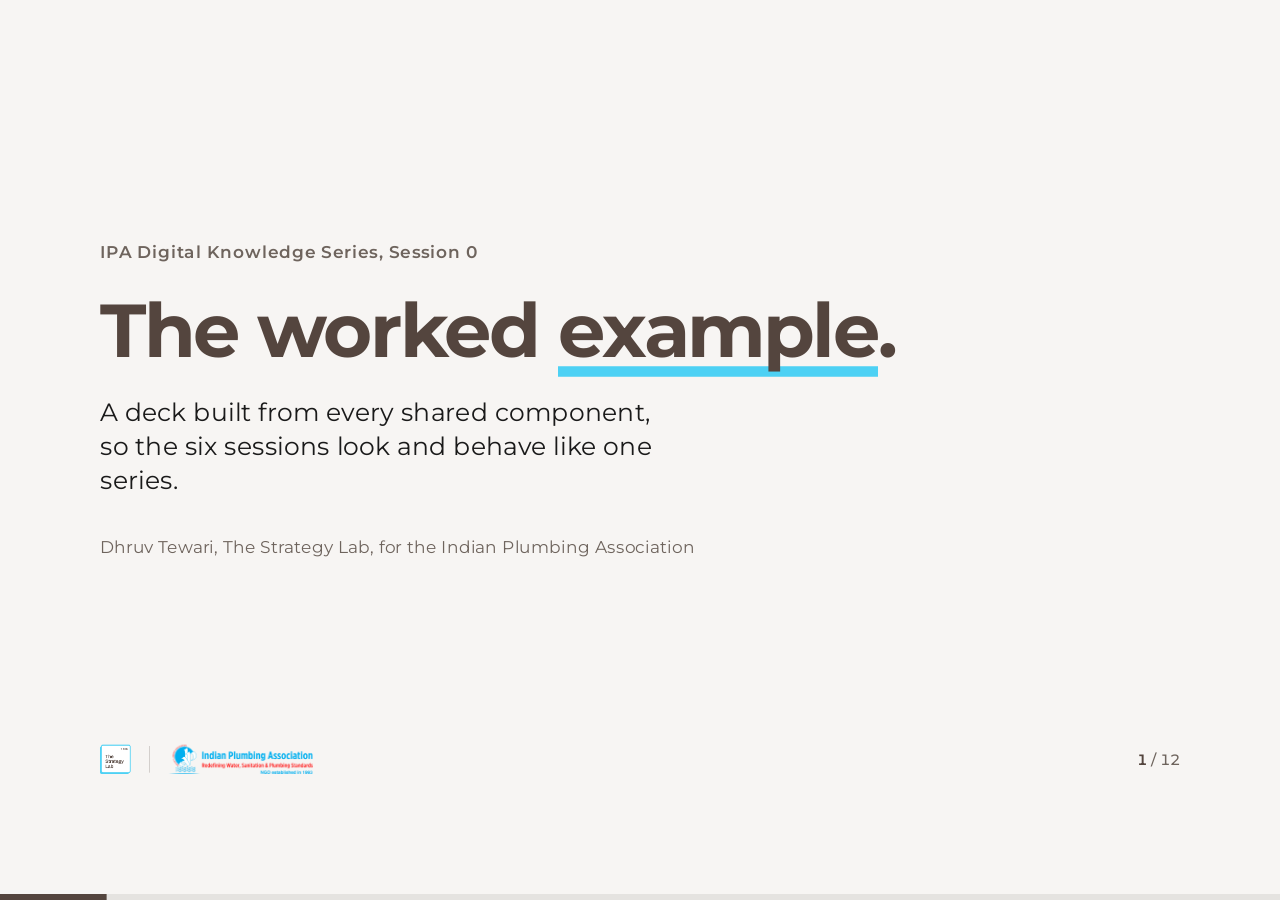
<file: sessions/00-template/index.html>
<!doctype html>
<html lang="en-IN">
<head>
  <meta charset="utf-8">
  <meta name="viewport" content="width=device-width, initial-scale=1">
  <title>Session 0: The worked example</title>
  <meta name="description" content="Template deck for the IPA Digital Knowledge Series. Every shared component in use, with presenter notes in the same file.">
  <link rel="icon" href="../../assets/brand/tsl-mark.png" type="image/png">
  <link rel="stylesheet" href="../../assets/css/base.css">
  <link rel="stylesheet" href="../../assets/css/deck.css">
  <!-- Session-local styles go in session.css. Never edit the shared assets. -->
  <link rel="stylesheet" href="session.css">
</head>
<body>

<div class="deck" data-deck-title="Session 0: The worked example">
  <div class="stage">

    <!-- 1. Title ------------------------------------------------------------>
    <section class="slide slide--title" data-minute="0" data-segment="Title" data-title="Title slide">
      <p class="title__series">IPA Digital Knowledge Series, Session 0</p>
      <h1 class="title__h">The worked <span class="sig">example</span>.</h1>
      <p class="title__sub">A deck built from every shared component, so the six sessions look and behave like one series.</p>
      <p class="title__by">Dhruv Tewari, The Strategy Lab, for the Indian Plumbing Association</p>
      <aside class="notes">
        <p><strong>Minute 0.</strong> Share the window, not the whole screen. Say the session title and the one-line promise. Do not read the slide.</p>
        <p>Copy this folder to start a new session. Keep the running order: guess the number, map recap, the topic, Sharma before and after, who does what, one thing to check, Q&amp;A.</p>
      </aside>
    </section>

    <!-- 2. Guess the number ------------------------------------------------->
    <section class="slide" data-minute="0 to 3" data-segment="Guess the number">
      <div class="slide__head">
        <h2 class="slide__title">Guess the number.</h2>
      </div>
      <div class="slide__body">
        <div class="poll poll--inline">
          <p class="poll__q">How many internet subscriptions does India have?</p>
          <ol class="poll__options">
            <li class="poll__option"><span class="poll__key">A</span>About 400 million</li>
            <li class="poll__option"><span class="poll__key">B</span>About 700 million</li>
            <li class="poll__option" data-correct><span class="poll__key">C</span>About 1,000 million (100 crore)</li>
            <li class="poll__option"><span class="poll__key">D</span>About 1,400 million</li>
          </ol>
          <div class="poll__answer" data-reveal>
            <p class="poll__figure" data-countup>1,002.85 million</p>
            <p class="poll__claim">Internet subscriptions in India at the end of June 2025, up from 969.10 million three months earlier. Subscriptions, not people: one person can hold more than one.</p>
            <p class="source"><span class="source__pub">TRAI</span>, Indian Telecom Services Performance Indicator Report, April to June 2025, Press Release No. 86/2025. <a href="https://trai.gov.in/sites/default/files/2025-09/PR_No.86of2025.pdf">trai.gov.in/sites/default/files/2025-09/PR_No.86of2025.pdf</a></p>
          </div>
        </div>
      </div>
      <aside class="notes">
        <p><strong>Minutes 0 to 3.</strong> Launch <span class="cue">Zoom poll 1</span> as soon as the slide is up. Give it 45 seconds. Read the spread of answers aloud.</p>
        <p>Then <span class="cue">click</span> to reveal; the figure counts up from zero over 600ms (<code>data-countup</code>). The point: more than a thousand million connections, and every one of them can look up a plumbing contractor before calling one. Mention that the figure counts subscriptions, not people.</p>
        <p>Source is on the slide. Do not round it up to "a billion users".</p>
      </aside>
    </section>

    <!-- 3. Map recap -------------------------------------------------------->
    <section class="slide" data-layer="2" data-minute="3 to 5" data-segment="Map recap">
      <div class="slide__head">
        <h2 class="slide__title">Five layers. This month, the second.</h2>
      </div>
      <div class="slide__body">
        <div data-map data-highlight="2" data-expanded="2"></div>
      </div>
      <aside class="notes">
        <p><strong>Minutes 3 to 5.</strong> Walk the five layers left to right in one sentence each. Then point at the open panel: this month we go deep on Discovery, where people come across you and judge you.</p>
        <p>The map is interactive: clicking a layer opens its platforms. In the deck, clicks on the map do not change slides.</p>
      </aside>
    </section>

    <!-- 4. Dark contrast beat: the big idea, one sentence ------------------>
    <section class="slide slide--dark" data-minute="5 to 15" data-segment="The topic" data-title="The big idea (dark slide)">
      <div class="slide__body slide__body--center">
        <p class="statement statement--xl">The customer did not change what they do. They changed <span class="sig">where</span> they do it.</p>
        <p class="caption mt-48">One or two dark slides per deck: at the big idea and at the Sharma reveal. Paper type on TSL Brown, nothing else changes.</p>
      </div>
      <aside class="notes">
        <p><strong>Minutes 5 to 15.</strong> Pause here. Say the sentence once, slowly, and let it sit for three seconds before moving on.</p>
        <p>This is the contrast beat: <code>slide--dark</code>. Use it at most twice in a deck, at the big idea and at the Sharma reveal. The footer logos sit on a paper plate automatically.</p>
      </aside>
    </section>

    <!-- 5. Two-up comparison + which one would you call ------------------->
    <section class="slide" data-layer="2" data-minute="5 to 15" data-segment="The topic">
      <div class="slide__head">
        <h2 class="slide__title">Same search, two listings.</h2>
      </div>
      <div class="slide__body">
        <div class="two-up">
          <div class="mock mock--before">
            <span class="two-up__label">What a stranger sees today</span>
            <div class="plat">
              <span class="plat__tag">Illustrative</span>
              <div class="gsr__searchbar" style="margin-top:0.9em"><img src="../../assets/img/logos/google-g.svg" alt="">plumbing contractor kothrud pune<svg viewBox="0 0 24 24" fill="none" stroke="currentColor" stroke-width="2" stroke-linecap="round"><circle cx="11" cy="11" r="7"/><path d="M20 20l-4-4"/></svg></div>
              <div class="gsr__localpack">
                <div class="gsr__local">
                  <p class="gsr__local-name">Sharma Plumbing Works</p>
                  <p class="gsr__local-line">No reviews yet</p>
                  <p class="gsr__local-line">Plumber, Kothrud</p>
                  <p class="gsr__local-line">Hours not available</p>
                  <span class="gsr__local-action"><span><svg viewBox="0 0 24 24" fill="none" stroke="currentColor" stroke-width="2" stroke-linecap="round" stroke-linejoin="round"><path d="M5 4h4l2 5-2.5 1.5a11 11 0 0 0 5 5L15 13l5 2v4a2 2 0 0 1-2 2A16 16 0 0 1 3 6a2 2 0 0 1 2-2"/></svg></span>Call</span>
                </div>
              </div>
            </div>
          </div>
          <div class="mock mock--after">
            <span class="two-up__label">The same firm, kept up to date</span>
            <div class="plat">
              <span class="plat__tag">Illustrative</span>
              <div class="gsr__searchbar" style="margin-top:0.9em"><img src="../../assets/img/logos/google-g.svg" alt="">plumbing contractor kothrud pune<svg viewBox="0 0 24 24" fill="none" stroke="currentColor" stroke-width="2" stroke-linecap="round"><circle cx="11" cy="11" r="7"/><path d="M20 20l-4-4"/></svg></div>
              <div class="gsr__localpack">
                <div class="gsr__local">
                  <p class="gsr__local-name">Sharma Plumbing Works</p>
                  <p class="gsr__local-line" style="position:relative">4.8 <span class="stars" style="--rating:4.8"></span> (41) <span style="color:#188038">Open</span> until 7 pm<span class="ring" data-reveal style="left:-0.5em; top:-0.45em; width:10.5em; height:2.1em" aria-hidden="true"></span></p>
                  <p class="gsr__local-line">Plumbing contractor, Kothrud, Pune. Since 2006</p>
                  <p class="gsr__local-line">"Fixed the society's pump line in a day, clean work"</p>
                  <span class="gsr__local-action"><span><svg viewBox="0 0 24 24" fill="none" stroke="currentColor" stroke-width="2" stroke-linecap="round" stroke-linejoin="round"><path d="M5 4h4l2 5-2.5 1.5a11 11 0 0 0 5 5L15 13l5 2v4a2 2 0 0 1-2 2A16 16 0 0 1 3 6a2 2 0 0 1 2-2"/></svg></span>Call</span>
                </div>
              </div>
            </div>
          </div>
        </div>
        <div class="poll" data-reveal>
          <p class="poll__q">Which one would you call?</p>
          <ol class="poll__options" style="grid-template-columns:1fr 1fr">
            <li class="poll__option"><span class="poll__key">A</span>The first listing</li>
            <li class="poll__option"><span class="poll__key">B</span>The second listing</li>
          </ol>
        </div>
      </div>
      <aside class="notes">
        <p><strong>Minutes 5 to 15.</strong> This is the "which one would you call" moment. Both listings are Sharma: the left is today, the right is the same firm after six months of keeping the profile current. Nothing on the right costs money.</p>
        <p>First <span class="cue">click</span> draws the ring around the stars and the open hours on the right (the hand-drawn circle, <code>.ring</code>). Second <span class="cue">click</span> shows the question, then launch <span class="cue">Zoom poll 2</span>. Read the result. Nobody chooses the left one; say that out loud.</p>
        <p>In a real session the good example is a real, named, linked business and only the weak one is Sharma.</p>
      </aside>
    </section>

    <!-- 6. Full-bleed photo slide: one line of type over a real photo -------->
    <section class="slide slide--photo" data-minute="15 to 19" data-segment="Sharma Plumbing Works" data-title="Full-bleed photo slide">
      <img class="photo__img" src="../../assets/img/sharma/photos/work-04.jpg" alt="Exposed steel pipes on a construction site wall">
      <div class="photo__text">
        <p class="photo__line">Every job you finish is something a stranger could see.</p>
        <p class="photo__credit">Photo: Kindel Media, <a href="https://www.pexels.com/photo/metal-pipes-on-wall-8488035/">Pexels</a></p>
      </div>
      <aside class="notes">
        <p><strong>Minutes 15 to 19.</strong> A breathing slide before the Sharma reveal. One line, said once. Then move on.</p>
        <p><code>slide--photo</code>: one real, credited photo full bleed, one line of type on a flat dark band (no gradients), the credit under it. Two per deck is plenty. Record the photo in <code>data/credits.json</code>.</p>
      </aside>
    </section>

    <!-- 7. Before / after slider ------------------------------------------->
    <section class="slide" data-layer="1" data-minute="15 to 19" data-segment="Sharma Plumbing Works">
      <div class="slide__head">
        <h2 class="slide__title">Sharma's Google profile, before and after.</h2>
      </div>
      <div class="slide__body slide__body--center">
        <div class="ba" style="--ba-ratio: 16 / 8.6; width: 1240px; margin: 0 auto;">
          <div class="ba__pane ba__before">
            <span class="ba__tag">Before</span>
            <div class="plat gmaps">
              <span class="plat__tag">Illustrative</span>
              <div class="gmaps__photos"><div class="gmaps__nophoto">No photos yet</div><div class="gmaps__nophoto"></div><div class="gmaps__nophoto"></div></div>
              <div class="gmaps__body">
                <p class="gmaps__name">Sharma Plumbing Works</p>
                <p class="gmaps__rating"><b>3.5</b> <span class="stars" style="--rating:3.5"></span> 2 Google reviews</p>
                <p class="gmaps__meta">Plumber in Pune, Maharashtra</p>
              </div>
              <div class="gmaps__actions"><span class="gmaps__action">Call</span><span class="gmaps__action">Directions</span></div>
              <div class="gmaps__rows">
                <div class="gmaps__row"><svg viewBox="0 0 24 24" fill="none" stroke="currentColor" stroke-width="2"><path d="M12 21s7-6.2 7-11a7 7 0 1 0-14 0c0 4.8 7 11 7 11z"/><circle cx="12" cy="10" r="2.5"/></svg><span>Pune, Maharashtra</span></div>
                <div class="gmaps__row"><svg viewBox="0 0 24 24" fill="none" stroke="currentColor" stroke-width="2"><circle cx="12" cy="12" r="9"/><path d="M12 7v5l3 2"/></svg><span><span class="gmaps__closed">Closed</span>, opens 10 am Mon</span></div>
              </div>
            </div>
          </div>
          <div class="ba__pane ba__after">
            <span class="ba__tag">After</span>
            <div class="plat gmaps">
              <span class="plat__tag">Illustrative</span>
              <div class="gmaps__photos">
                <img src="../../assets/img/sharma/photos/work-01.jpg" alt="">
                <img src="../../assets/img/sharma/photos/work-02.jpg" alt="">
                <img src="../../assets/img/sharma/photos/work-03.jpg" alt="">
              </div>
              <div class="gmaps__body">
                <p class="gmaps__name">Sharma Plumbing Works</p>
                <p class="gmaps__rating"><b>4.8</b> <span class="stars" style="--rating:4.8"></span> 41 Google reviews</p>
                <p class="gmaps__meta">Plumbing contractor in Kothrud, Pune. Societies, hospitals, maintenance contracts</p>
              </div>
              <div class="gmaps__actions"><span class="gmaps__action gmaps__action--primary">Call</span><span class="gmaps__action">Directions</span><span class="gmaps__action">WhatsApp</span></div>
              <div class="gmaps__rows">
                <div class="gmaps__row"><svg viewBox="0 0 24 24" fill="none" stroke="currentColor" stroke-width="2"><path d="M12 21s7-6.2 7-11a7 7 0 1 0-14 0c0 4.8 7 11 7 11z"/><circle cx="12" cy="10" r="2.5"/></svg><span>Kothrud, Pune. Serves Pune, Pimpri-Chinchwad and Hinjawadi</span></div>
                <div class="gmaps__row"><svg viewBox="0 0 24 24" fill="none" stroke="currentColor" stroke-width="2"><circle cx="12" cy="12" r="9"/><path d="M12 7v5l3 2"/></svg><span><span class="gmaps__open">Open</span>, closes 7 pm</span></div>
              </div>
            </div>
          </div>
          <div class="ba__handle" aria-hidden="true"></div>
          <input class="ba__range" type="range" min="0" max="100" value="50" aria-label="Drag to compare before and after">
        </div>
      </div>
      <aside class="notes">
        <p><strong>Minutes 15 to 19.</strong> Drag the handle slowly from left to right while you talk. Before: no photos, two old reviews, hours wrong, no service area. After: real-work photos, 41 reviews with replies, the areas it serves, open now.</p>
        <p>Every "after" item is something Aditya can do himself in an afternoon. Say which ones.</p>
      </aside>
    </section>

    <!-- 8. Phone + WhatsApp ------------------------------------------------>
    <section class="slide" data-layer="4" data-minute="15 to 19" data-segment="Sharma Plumbing Works">
      <div class="slide__head">
        <h2 class="slide__title">The message after the job.</h2>
      </div>
      <div class="slide__body">
        <div class="cols cols--1-2 cols--center">
          <div class="phone">
            <span class="phone__notch"></span>
            <div class="phone__screen">
              <div class="plat wa">
                <span class="plat__tag">Illustrative</span>
                <div class="wa__header">
                  <span class="wa__avatar sharma-avatar">SP</span>
                  <div><p class="wa__name">Sharma Plumbing Works<svg class="wa__verified" viewBox="0 0 24 24" fill="#25D366"><path d="M12 2l2.4 2.1 3.1-.4 1 3 2.9 1.3-.6 3.1L22 13.5l-2 2.4.1 3.2-3.1.8-1.7 2.7-3.3-1-3.3 1-1.7-2.7-3.1-.8.1-3.2-2-2.4 1.9-2.5-.6-3.1L6.1 6.7l1-3 3.1.4z"/><path d="M8.5 12.5l2.5 2.5 4.5-5" stroke="#fff" stroke-width="2" fill="none" stroke-linecap="round" stroke-linejoin="round"/></svg></p><p class="wa__status">Business account</p></div>
                </div>
                <div class="wa__chat">
                  <span class="wa__day">Today</span>
                  <div class="wa__msg wa__msg--in">Thank you for choosing Sharma Plumbing Works, Mrs Kulkarni. The kitchen line is done and tested.

If the work was good, a Google review helps a small firm a lot: <span class="wa__link">g.page/r/sharma-plumbing/review</span>

We will message you in six months for the tank and pump check. Reply STOP any time.<span class="wa__meta">11:42</span></div>
                  <div class="wa__msg wa__msg--out">Thank you Aditya, very neat work. Will do.<span class="wa__meta">11:58 <svg viewBox="0 0 24 24" fill="none" stroke="currentColor" stroke-width="2" stroke-linecap="round" stroke-linejoin="round"><path d="M2 12l4 4 7-8"/><path d="M9 16l2 2 9-10"/></svg></span></div>
                </div>
                <div class="wa__input"><span>Message</span><i><svg viewBox="0 0 24 24" fill="none" stroke="currentColor" stroke-width="2" stroke-linecap="round" stroke-linejoin="round"><path d="M12 19V5"/><path d="M5 12l7-7 7 7"/></svg></i></div>
              </div>
            </div>
          </div>
          <div class="stack-24">
            <ul class="list list--big">
              <li data-reveal="1">Thanks the customer by name and names the job.</li>
              <li data-reveal="2">Asks for the review while the work is fresh, with one link.</li>
              <li data-reveal="3">Books the next job before the customer forgets you exist.</li>
            </ul>
            <p class="caption">Phone number masked. Sharma Plumbing Works is fictional.</p>
          </div>
        </div>
      </div>
      <aside class="notes">
        <p><strong>Still minutes 15 to 19.</strong> Three <span class="cue">clicks</span>, one line each. The whole message takes Aditya thirty seconds from a saved quick reply.</p>
        <p>Contrast with the usual "Payment received, thank you": polite, and a dead end.</p>
      </aside>
    </section>

    <!-- 9. Instagram + LinkedIn headers ----------------------------------->
    <section class="slide" data-layer="2" data-minute="5 to 15" data-segment="The topic">
      <div class="slide__head">
        <h2 class="slide__title">Owner on LinkedIn, firm on Instagram.</h2>
      </div>
      <div class="slide__body">
        <div class="two-up">
          <div class="mock mock--after">
            <span class="two-up__label">LinkedIn: the owner's profile does the B2B work</span>
            <div class="plat li">
              <span class="plat__tag">Illustrative</span>
              <div class="li__banner"><img src="../../assets/img/sharma/photos/work-07.jpg" alt=""></div>
              <div class="li__body">
                <div class="li__avatar sharma-avatar">AS</div>
                <p class="li__name">Aditya Sharma</p>
                <p class="li__headline">Director, Sharma Plumbing Works. Plumbing contracts for housing societies, hospitals and small commercial sites in Pune since 2006.</p>
                <p class="li__meta">Kothrud, Pune, Maharashtra. <b>500+ connections</b></p>
                <div class="li__buttons"><span class="li__btn li__btn--primary">Connect</span><span class="li__btn">Message</span></div>
              </div>
              <div class="li__section"><p class="li__section-h">About</p><p>Second-generation contractor. Maintenance contracts for 14 societies, fit-outs for architects and MEP consultants.</p></div>
            </div>
          </div>
          <div class="mock mock--after">
            <span class="two-up__label">Instagram: finished work and the team</span>
            <div class="plat ig">
              <span class="plat__tag">Illustrative</span>
              <div class="ig__top"><span>sharmaplumbingworks</span></div>
              <div class="ig__head">
                <div class="ig__avatar"><div class="sharma-avatar" style="border-radius:50%">SP</div></div>
                <div class="ig__stats"><div class="ig__stat"><b>86</b><span>posts</span></div><div class="ig__stat"><b>1,240</b><span>followers</span></div><div class="ig__stat"><b>310</b><span>following</span></div></div>
              </div>
              <p class="ig__bio"><b>Sharma Plumbing Works</b>
Plumbing contractor, Pune. Since 2006. 18 people.
<a>wa.me/9198XXXXXXXX</a></p>
              <div class="ig__buttons"><span class="ig__btn ig__btn--primary">Follow</span><span class="ig__btn">Message</span><span class="ig__btn">Contact</span></div>
              <div class="ig__grid">
                <img src="../../assets/img/sharma/photos/work-01.jpg" alt="">
                <img src="../../assets/img/sharma/photos/work-05.jpg" alt="">
                <img src="../../assets/img/sharma/photos/work-06.jpg" alt="">
              </div>
            </div>
          </div>
        </div>
      </div>
      <aside class="notes">
        <p><strong>Minutes 5 to 15.</strong> Two shells, two jobs. LinkedIn is where an architect checks who Aditya is before replying to a quote. Instagram is where a society secretary sees the standard of finished work.</p>
        <p>Both are mockups and carry the "illustrative" label. Real screenshots of public pages are preferred where a login is not needed.</p>
      </aside>
    </section>

    <!-- 10. Who does what -------------------------------------------------->
    <section class="slide" data-minute="19 to 21" data-segment="Who does what">
      <div class="slide__head">
        <h2 class="slide__title">Who does what.</h2>
      </div>
      <div class="slide__body">
        <div class="wdw">
          <div class="wdw__col">
            <h3 class="wdw__role">Owner decides</h3>
            <ul>
              <li>Which layers matter this year</li>
              <li>What success looks like, in jobs won</li>
              <li>What the business claims to be and where it works</li>
            </ul>
          </div>
          <div class="wdw__col">
            <h3 class="wdw__role">Team does</h3>
            <ul>
              <li>Photos from every site, same week</li>
              <li>Replies to every review and enquiry within the hour</li>
              <li>Keeps the customer list current</li>
            </ul>
          </div>
          <div class="wdw__col">
            <h3 class="wdw__role">Agency does</h3>
            <ul>
              <li>Builds what the team cannot: site, ads, set-up</li>
              <li>Sends five numbers a month, with sources</li>
              <li>Never holds the logins</li>
            </ul>
          </div>
          <div class="wdw__questions" data-reveal>
            <h3>Three questions to ask them this month</h3>
            <ol>
              <li>Which layers are we on today, and who owns each one?</li>
              <li>What did we post or send last month, and what did it get?</li>
              <li>What are we measuring, and where do I read it?</li>
            </ol>
          </div>
        </div>
      </div>
      <aside class="notes">
        <p><strong>Minutes 19 to 21.</strong> Read the three columns briskly. The room is owners: they decide, they do not post. <span class="cue">Click</span> for the three questions and suggest they screenshot the slide.</p>
      </aside>
    </section>

    <!-- 11. One thing to check ---------------------------------------------->
    <section class="slide" data-minute="21 to 22" data-segment="One thing to check">
      <div class="slide__head">
        <h2 class="slide__title">One thing to check this <span class="sig">week</span>.</h2>
      </div>
      <div class="slide__body slide__body--center">
        <div class="stack-24">
          <div class="callout callout--check" data-reveal="1">
            <span class="callout__mark" aria-hidden="true"></span>
            <div>
              <p class="callout__title">For your business</p>
              <p class="callout__text">Search your business name, your trade and your city on Google, signed out, and look at what a stranger sees. Write down the first three things you would fix.</p>
            </div>
          </div>
          <div class="callout callout--check" data-reveal="2">
            <span class="callout__mark" aria-hidden="true"></span>
            <div>
              <p class="callout__title">For your chapter</p>
              <p class="callout__text">Do the same search for the chapter. Share the screenshot in the chapter group and ask one member to fix one thing before the next meeting.</p>
            </div>
          </div>
        </div>
      </div>
      <aside class="notes">
        <p><strong>Minutes 21 to 22.</strong> Two <span class="cue">clicks</span>. One check for the business, one for the chapter. Ask them to send you what they found; it becomes next month's opening.</p>
      </aside>
    </section>

    <!-- 12. Closing ------------------------------------------------------->
    <section class="slide slide--closing" data-minute="22 to 30" data-segment="Q&amp;A" data-title="Questions and next month">
      <div class="slide__body">
        <h2 class="closing__h">Questions.</h2>
        <p class="closing__next">Next month: <b>Your home online.</b> Before you spend a rupee on ads, fix where people land.</p>
        <div class="closing__contact">
          <span>Dhruv Tewari, The Strategy Lab</span>
          <a href="mailto:dhruv@thestrategylab.in">dhruv@thestrategylab.in</a>
          <a href="https://thestrategylab.in">thestrategylab.in</a>
          <a href="../../index.html">The series page, with every deck and its notes</a>
        </div>
      </div>
      <aside class="notes">
        <p><strong>Minutes 22 to 30.</strong> Open questions. If the room is quiet, ask: who found something surprising in their own search this month?</p>
        <p>Close by naming next month's topic and pointing to the series page link in the chat.</p>
      </aside>
    </section>

  </div>
</div>

<script src="https://cdnjs.cloudflare.com/ajax/libs/gsap/3.12.5/gsap.min.js"></script>
<script src="../../assets/js/map.js"></script>
<script src="../../assets/js/deck.js"></script>
</body>
</html>
</file>
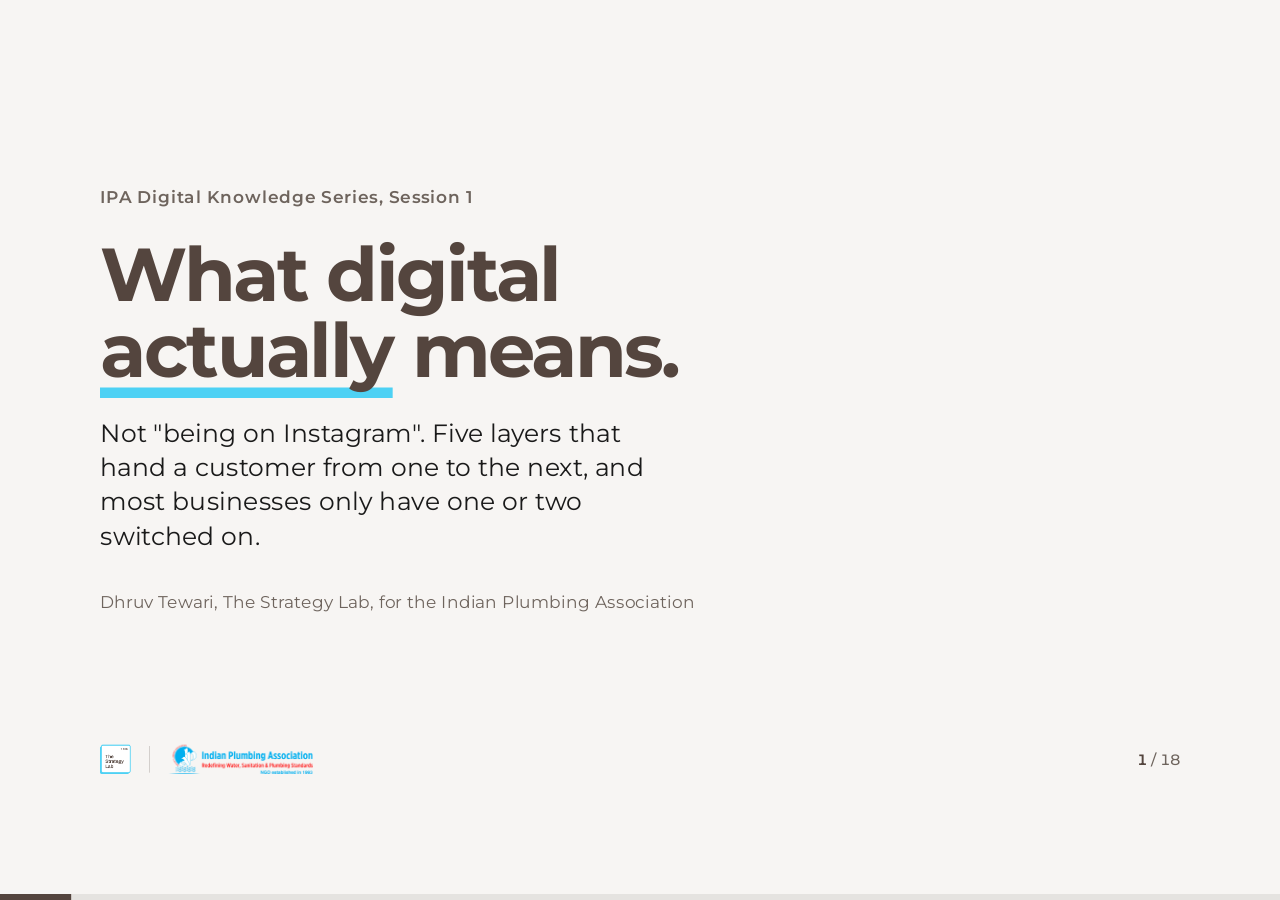
<file: sessions/01/index.html>
<!doctype html>
<html lang="en-IN">
<head>
  <meta charset="utf-8">
  <meta name="viewport" content="width=device-width, initial-scale=1">
  <title>Session 1: What digital actually means</title>
  <meta name="description" content="IPA Digital Knowledge Series, Session 1. Digital is five layers that hand a customer from one to the next, and most businesses only have one or two switched on.">
  <link rel="icon" href="../../assets/brand/tsl-mark.png" type="image/png">
  <link rel="stylesheet" href="../../assets/css/base.css">
  <link rel="stylesheet" href="../../assets/css/deck.css">
  <link rel="stylesheet" href="session.css">
</head>
<body>

<div class="deck" data-deck-title="Session 1: What digital actually means">
  <div class="stage">

<!-- 1. Title -->
    <section class="slide slide--title" data-minute="0 to 1" data-segment="Title" data-title="Title slide">
      <p class="title__series">IPA Digital Knowledge Series, Session 1</p>
      <h1 class="title__h">What digital <span class="sig">actually</span> means.</h1>
      <p class="title__sub">Not "being on Instagram". Five layers that hand a customer from one to the next, and most businesses only have one or two switched on.</p>
      <p class="title__by">Dhruv Tewari, The Strategy Lab, for the Indian Plumbing Association</p>
      <aside class="notes">
        <p><strong>Minute 0 to 1.</strong> Good evening, everyone. I am Dhruv Tewari from The Strategy Lab, and this is the first of six monthly sessions we are running with IPA. Thirty minutes each, one idea each, and I promise you will never hear me explain how to post a reel.</p>
        <p>Today's idea is simple. When people say "digital", most of us picture Instagram. I want to replace that picture with a map of five layers, and by the end you will know which of the five your business has switched on, and which are costing you work. We start with a poll.</p>
      </aside>
    </section>

    <!-- 2. Guess the number -->
    <section class="slide" data-minute="1 to 3" data-segment="Guess the number">
      <div class="slide__head">
        <h2 class="slide__title">Your customers are already online. Guess how many.</h2>
      </div>
      <div class="slide__body">
        <div class="poll poll--inline">
          <p class="poll__q">How many Indians were active internet users in 2024?</p>
          <ol class="poll__options">
            <li class="poll__option"><span class="poll__key">A</span>About 300 million</li>
            <li class="poll__option"><span class="poll__key">B</span>About 550 million</li>
            <li class="poll__option" data-correct><span class="poll__key">C</span>About 886 million</li>
            <li class="poll__option"><span class="poll__key">D</span>About 1,200 million</li>
          </ol>
          <div class="poll__answer" data-reveal>
            <p class="poll__figure" data-countup>886 million</p>
            <p class="poll__claim">Indians who were active internet users in 2024. More of them live in rural India (488 million) than in cities (397 million).</p>
            <p class="source"><span class="source__pub">IAMAI and Kantar</span>, Internet in India 2024 (ICUBE 2024), 2024. <a href="https://www.iamai.in/sites/default/files/research/Kantar_%20IAMAI%20report_2024_.pdf">iamai.in/sites/default/files/research/Kantar_ IAMAI report_2024_.pdf</a></p>
            <p class="source">Connections, not people: <span class="source__pub">TRAI</span> counted 1,092.79 million internet subscriptions at the end of March 2026. Indian Telecom Services Yearly Performance Indicators 2025-26, Press Release No. 127/2026, 2026. <a href="https://trai.gov.in/sites/default/files/2026-10/PR_No127of2026.pdf">trai.gov.in/sites/default/files/2026-10/PR_No127of2026.pdf</a></p>
          </div>
        </div>
      </div>
      <aside class="notes">
        <p><strong>Minutes 1 to 3.</strong> <span class="cue">Launch poll 1</span> the moment this slide is up. Give it 45 seconds. Read the spread out loud: "most of you went for B, a few brave ones for D".</p>
        <p><span class="cue">Click to reveal.</span> The answer is 886 million people. Not connections, people. And here is the part that surprises most rooms: more of them are in rural India than in the cities. Your customers in a tier-two town are online, and so are their architects and their society secretaries.</p>
        <p>There is a second line under it. TRAI counts over a thousand million subscriptions. That is a bigger number because one person often carries two SIMs. I show both so nobody in the room can say I rounded up. Do not add the two numbers together.</p>
      </aside>
    </section>

    <!-- 3. The five-layer map -->
    <section class="slide" data-minute="3 to 5" data-segment="Map recap">
      <div class="slide__head">
        <h2 class="slide__title">Digital is five layers, not one app.</h2>
      </div>
      <div class="slide__body">
        <div data-map data-platforms="inline" data-compact></div>
      </div>
      <aside class="notes">
        <p><strong>Minutes 3 to 5.</strong> This is the map. We will come back to it every month, and each month we go deep on one layer. Today, all five, in one sentence each.</p>
        <p>Home: where people land when they look you up. Your Google profile, your website, your WhatsApp Business number. Discovery: where people come across you and judge you. Google search, LinkedIn, Instagram, YouTube, reviews. Paid reach: paying to be seen by the right people. Relationship: turning one job into repeat work and referrals. Measurement: knowing what is working.</p>
        <p>The point of the map is the arrows between the layers. A customer moves from one to the next, and a business leaks customers wherever a layer is missing. But first: none of this is new to you. Next slide.</p>
      </aside>
    </section>

    <!-- 4. Offline mirror -->
    <section class="slide" data-minute="5 to 6" data-segment="Map recap" data-title="You already do all five. Offline.">
      <div class="slide__head">
        <h2 class="slide__title">You already do all five. <span class="sig">Offline.</span></h2>
      </div>
      <div class="slide__body">
        <div class="mirror">
          <div class="mirror__head"><span></span><span>Offline, for thirty years</span><span>Online, the same job</span></div>
          <div class="mirror__row" data-reveal="1"><span class="mirror__layer">Home</span><span>The office, the signboard, the visiting card</span><span>The Google profile, the website, WhatsApp Business</span></div>
          <div class="mirror__row" data-reveal="2"><span class="mirror__layer">Discovery</span><span>Word of mouth, the architect who recommends you, the trade fair stall, the JustDial listing</span><span>Google search, LinkedIn, Instagram, YouTube, reviews</span></div>
          <div class="mirror__row" data-reveal="3"><span class="mirror__layer">Paid reach</span><span>The newspaper ad, the highway hoarding, sponsoring the chapter dinner</span><span>Google, Meta and LinkedIn ads, aimed at one city and one kind of buyer</span></div>
          <div class="mirror__row" data-reveal="4"><span class="mirror__layer">Relationship</span><span>The diary of old customers, the Diwali calendar, dropping in on site</span><span>The WhatsApp list, the service reminder, the review request</span></div>
          <div class="mirror__row" data-reveal="5"><span class="mirror__layer">Measurement</span><span>The ledger and the gut feel</span><span>Five numbers, once a month</span></div>
        </div>
      </div>
      <aside class="notes">
        <p><strong>Minutes 5 to 6.</strong> Before any platform, look at what you already do. <span class="cue">Click</span> five times, one layer each.</p>
        <p>Home was your office, your signboard, your visiting card. Discovery was word of mouth, the architect who recommends you, the stall at the trade fair. Paid reach was the newspaper ad and the hoarding. Relationship was the diary of old customers and the Diwali calendar. Measurement was the ledger and your gut. You have run all five for thirty years.</p>
        <p>The customer did not change what they do. They changed where they do it.</p>
      </aside>
    </section>

    <!-- 5. Dark big idea -->
    <section class="slide slide--dark" data-minute="6 to 7" data-segment="The topic" data-title="They changed where, not what">
      <div class="slide__body slide__body--center">
        <p class="statement statement--xl">Your customer did not change what they do. They changed <span class="sig">where</span> they do it.</p>
        <div class="mt-48 w-70" data-reveal>
          <p class="statement"><span data-countup>63%</span> of urban Indians who buy offline still search Google just before they buy.</p>
          <p class="source"><span class="source__pub">Think with Google India</span>, Year in Search India 2021, 2021 (Google/Kantar, 4,600+ shoppers). <a href="https://www.thinkwithgoogle.com/_qs/documents/15123/YIS_IN_2021-compressed_2-compressed.pdf">thinkwithgoogle.com/_qs/documents/15123/YIS_IN_2021-compressed_2-compressed.pdf</a></p>
        </div>
      </div>
      <aside class="notes">
        <p><strong>Minutes 6 to 7.</strong> Say the sentence once, slowly. <span class="cue">Click.</span> The same person who once asked a neighbour now asks a phone first. Sixty-three per cent of urban Indians who buy in a shop still search Google just before they buy. Google and Kantar, 2021. The job is won in person. It is checked online first.</p>
      </aside>
    </section>

    <!-- 6. Photo A -->
    <section class="slide slide--photo" data-minute="7" data-segment="The topic" data-title="Somewhere in Pune">
      <img class="photo__img" src="../../assets/img/s01/photos/pune-aerial.jpg" alt="Aerial view of Pune">
      <div class="photo__text">
        <p class="photo__line">Somewhere in Pune, an architect needs a plumbing contractor she has never met.</p>
        <p class="photo__credit">Photo: Anand Dhumal, <a href="https://unsplash.com/photos/aerial-view-of-urban-area-stfokPzxn-M">Unsplash</a></p>
      </div>
      <aside class="notes">
        <p><strong>Minute 7.</strong> One line. Let it sit, then tell her story.</p>
      </aside>
    </section>

    <!-- 7. The journey -->
    <section class="slide" data-minute="7 to 11" data-segment="The topic" id="journey">
      <div class="slide__head">
        <h2 class="slide__title">The architect checked you online before she called.</h2>
      </div>
      <div class="slide__body">
        <div class="journey">
          <ol class="journey__steps">
            <li class="journey__step" data-reveal="1" data-shot="1"><span class="journey__n">1</span><div class="journey__t">Searches Google for plumbing contractors in Pune. Three firms show up with stars and reviews. <span class="journey__layer">Layer 2, Discovery</span></div></li>
            <li class="journey__step" data-reveal="2" data-shot="2"><span class="journey__n">2</span><div class="journey__t">Opens one listing. Reads the reviews, the hours, the areas served, the photos. <span class="journey__layer">Layer 1, Home</span></div></li>
            <li class="journey__step" data-reveal="3" data-shot="3"><span class="journey__n">3</span><div class="journey__t">Checks the firm's past work on Instagram. Finished bathrooms, concealed pipe work, the team on site. <span class="journey__layer">Layer 2, Discovery</span></div></li>
            <li class="journey__step" data-reveal="4" data-shot="4"><span class="journey__n">4</span><div class="journey__t">Sends a WhatsApp enquiry with the drawings. Gets a reply within the hour. <span class="journey__layer">Layer 1, Home</span></div></li>
            <li class="journey__step" data-reveal="5" data-shot="5"><span class="journey__n">5</span><div class="journey__t">Awards the hospital extension job. The firm finishes on time and asks for a Google review. <span class="journey__layer">Layer 4, Relationship</span></div></li>
            <li class="journey__step" data-reveal="6" data-shot="6"><span class="journey__n">6</span><div class="journey__t">Six months on, the hospital awards the annual maintenance contract. The owner knows which step brought it in. <span class="journey__layer">Layers 4 and 5, Relationship and Measurement</span></div></li>
          </ol>
          <div class="journey__box" data-no-nav>
            <div class="journey__shot journey__shot--crop" data-shot="1"><img src="../../assets/img/s01/google-search-plumbing-contractors-pune-masked.png" alt="Google search results for plumbing contractors in Pune" style="width:1872px;height:1170px;max-width:none;margin-left:-221px;margin-top:-390px"><span class="ring" style="left:4px;top:332px;width:480px;height:128px" aria-hidden="true"></span><p class="journey__cap">Real Google search, signed out. Phone numbers blurred by us</p></div>
            <div class="journey__shot journey__shot--crop" data-shot="2"><img src="../../assets/img/s01/google-search-aquapulse-plumbing-pune-masked.png" alt="Google listing of Aquapulse Plumbing and services, Pune" style="width:2160px;height:1350px;max-width:none;margin-left:-1305px;margin-top:-225px"><p class="journey__cap">Real Google listing: Aquapulse Plumbing and services, Bibwewadi, Pune. 4.6 stars, 258 reviews</p></div>
            <div class="journey__shot journey__shot--ig" data-shot="3">
              <div class="plat ig">
                <span class="plat__tag">Illustrative</span>
                <div class="ig__top"><span>a.pune.contractor</span></div>
                <div class="ig__head">
                  <div class="ig__avatar"><span>PC</span></div>
                  <div class="ig__stats"><div class="ig__stat"><b>120</b><span>posts</span></div></div>
                </div>
                <p class="ig__bio"><b>A Pune plumbing contractor</b>
Residential and commercial plumbing. Finished bathrooms, concealed pipework, the team on site.</p>
                <div class="ig__buttons"><span class="ig__btn ig__btn--primary">Follow</span><span class="ig__btn">Message</span></div>
                <div class="ig__grid">
                  <img src="../../assets/img/sharma/photos/work-01.jpg" alt="">
                  <img src="../../assets/img/sharma/photos/work-02.jpg" alt="">
                  <img src="../../assets/img/sharma/photos/work-03.jpg" alt="">
                  <img src="../../assets/img/sharma/photos/work-04.jpg" alt="">
                  <img src="../../assets/img/sharma/photos/work-05.jpg" alt="">
                  <img src="../../assets/img/sharma/photos/work-06.jpg" alt="">
                </div>
              </div>
              <p class="journey__cap">Illustrative: what a buyer looks for on a contractor's Instagram. Past work, the finish, the team on site</p>
            </div>
            <div class="journey__shot" data-shot="4"><img src="../../assets/img/s01/photos/phone-whatsapp-bubble.jpg" alt="A phone showing the WhatsApp logo"><p class="journey__cap">The enquiry comes on WhatsApp, with the drawings attached. The reply time decides who gets shortlisted</p></div>
            <div class="journey__shot" data-shot="5"><img src="../../assets/img/s01/photos/architect-blueprints-desk.jpg" alt="People reviewing architectural drawings on a desk"><p class="journey__cap">The job is awarded offline, on paper. Every check before it happened online</p></div>
            <div class="journey__shot" data-shot="6"><img src="../../assets/img/s01/photos/hospital-corridor.jpg" alt="A hospital corridor"><p class="journey__cap">The maintenance contract: the cheapest job the firm will ever win</p></div>
          </div>
        </div>
      </div>
      <aside class="notes">
        <p><strong>Minutes 7 to 11.</strong> Six <span class="cue">clicks</span>, one step each. The picture on the right changes with every step. Tell it as a story, not a list.</p>
        <p>An architect in Pune has a hospital extension to deliver. She needs a plumbing contractor she has not worked with before. <span class="cue">Click.</span> She searches Google. This is a real, signed-out search: three firms, with stars and review counts. We blurred their phone numbers. If you are not on this screen, the story ends here for you. That is Discovery. <span class="cue">Click.</span> She opens one listing. Real listing, Aquapulse Plumbing in Bibwewadi: 258 reviews, open 24 hours, a website, areas served. That is Home, where she lands. <span class="cue">Click.</span> She checks past work on Instagram. This one is an illustration, not a real firm: a bio that says what and where, and photos of the work. Discovery again. <span class="cue">Click.</span> She sends a WhatsApp enquiry with the drawings. The firm that replies within the hour gets shortlisted. Home again. <span class="cue">Click.</span> She awards the job. Offline, on paper, as always. The firm finishes, and asks for a review. That is Relationship. <span class="cue">Click.</span> Six months later, the hospital hands over its annual maintenance contract, and the owner knows exactly which step brought it in. Relationship and Measurement.</p>
        <p>Notice: the contract was won offline. Every check before it happened online. Nothing in that journey needed a single rupee of advertising.</p>
      </aside>
    </section>

    <!-- 8. Same architect, offline and online -->
    <section class="slide" data-minute="11 to 12" data-segment="The topic" data-title="Same architect, offline and online">
      <div class="slide__head">
        <h2 class="slide__title">Same architect, same four questions. A phone answers them first.</h2>
      </div>
      <div class="slide__body">
        <div class="mirror mirror--q">
          <div class="mirror__head"><span></span><span>Ten years ago</span><span>Today</span></div>
          <div class="mirror__row" data-reveal="1"><span class="mirror__layer">Who is good?</span><span>Asked two contractors she trusts for a name</span><span>Searches Google and reads the stars and reviews</span></div>
          <div class="mirror__row" data-reveal="2"><span class="mirror__layer">Can they do it?</span><span>Asked to see a site they had finished</span><span>Scrolls their photos on Google and Instagram</span></div>
          <div class="mirror__row" data-reveal="3"><span class="mirror__layer">Are they serious?</span><span>Saw the office, the signboard, the visiting card</span><span>Sees the Google profile: hours, address, photos</span></div>
          <div class="mirror__row" data-reveal="4"><span class="mirror__layer">Will they respond?</span><span>Called the office landline</span><span>Sends the drawings on WhatsApp and waits an hour</span></div>
        </div>
      </div>
      <aside class="notes">
        <p><strong>Minutes 11 to 12.</strong> Four <span class="cue">clicks</span>. Same person, same four questions she has always asked. Only the place she asks them has moved.</p>
        <p>That is why twenty years of reputation does not carry over by itself: the answers live in people's heads, not on the screen she is looking at.</p>
      </aside>
    </section>

    <!-- 9. Where businesses leak -->
    <section class="slide" data-minute="12 to 13" data-segment="The topic">
      <div class="slide__head">
        <h2 class="slide__title">Most firms leak at two layers: Home and Relationship.</h2>
      </div>
      <div class="slide__body">
        <div class="stack-24 map-tight">
          <div data-map data-lit="2,3,5" data-compact data-static></div>
          <div class="leak__facts" style="grid-template-columns:1fr 1fr;gap:48px;margin-top:16px">
            <div data-reveal="1">
              <p class="poll__figure" style="font-size:64px" data-countup>1.6x</p>
              <p>growth in a year in Indian searches for "open now near me". A profile with no hours, like Sharma's, gives that searcher nothing.</p>
              <p class="source"><span class="source__pub">Think with Google India</span>, Year in Search India 2021, 2021. <a href="https://www.thinkwithgoogle.com/_qs/documents/15123/YIS_IN_2021-compressed_2-compressed.pdf">thinkwithgoogle.com/_qs/documents/15123/YIS_IN_2021-compressed_2-compressed.pdf</a></p>
            </div>
            <div data-reveal="2">
              <p class="poll__figure" style="font-size:64px" data-countup>4%</p>
              <p>of consumers say they never read online reviews of a business, and 74% check two or more review sites. United States, 2025: no Indian figure was found on a page we could open.</p>
              <p class="source"><span class="source__pub">BrightLocal</span>, Local Consumer Review Survey 2025, 2025. <a href="https://www.brightlocal.com/research/local-consumer-review-survey-2025/">brightlocal.com/research/local-consumer-review-survey-2025/</a></p>
            </div>
          </div>
        </div>
      </div>
      <aside class="notes">
        <p><strong>Minutes 12 to 13.</strong> Look at the map. Two layers are hollow, and they are the two that most plumbing businesses I meet have switched off. Home: no Google profile, or one with the wrong hours and two reviews from years ago. Relationship: the job ends with "payment received, thank you", and nobody ever hears from the firm again.</p>
        <p><span class="cue">Click.</span> Searches for "open now near me" grew more than one and a half times in a year in India, Google 2021. A profile with no hours gives that person nothing. <span class="cue">Click.</span> Only four per cent of people say they never read reviews. That one is from the United States, I could not find an Indian figure on a page I could open, so I am telling you so. I do not think Indian buyers are any less careful.</p>
      </aside>
    </section>

    <!-- 10. What do you think poll -->
    <section class="slide" data-minute="13 to 14" data-segment="What do you think">
      <div class="slide__head">
        <h2 class="slide__title">Switched on means someone touched it this month.</h2>
      </div>
      <div class="slide__body">
        <div class="poll poll--inline">
          <p class="poll__q">How many of the five layers does your business have switched on today?</p>
          <ol class="poll__options" style="grid-template-columns:1fr 1fr">
            <li class="poll__option"><span class="poll__key">A</span>None</li>
            <li class="poll__option"><span class="poll__key">B</span>One</li>
            <li class="poll__option"><span class="poll__key">C</span>Two</li>
            <li class="poll__option"><span class="poll__key">D</span>Three</li>
            <li class="poll__option"><span class="poll__key">E</span>Four</li>
            <li class="poll__option"><span class="poll__key">F</span>All five</li>
          </ol>
        </div>
      </div>
      <aside class="notes">
        <p><strong>Minutes 13 to 14.</strong> <span class="cue">Launch poll 2.</span> Be honest, nobody can see your answer. "Switched on" means it exists and someone touched it in the last month. A Google profile nobody has logged into since the pandemic does not count.</p>
        <p>Read the result. In most rooms the answer clusters at one or two. Say that out loud, and say it is normal: this series exists to move that number by one layer a month. There is no right answer on this slide.</p>
      </aside>
    </section>

    <!-- 11. Midway fact -->
    <section class="slide" data-minute="14 to 15" data-segment="The topic">
      <div class="slide__head">
        <h2 class="slide__title">They check before they call.</h2>
      </div>
      <div class="slide__body slide__body--center">
        <div class="cols cols--1-2 cols--center">
          <p class="bignum bignum--md" data-countup>9 in 10</p>
          <div class="stack-16">
            <p class="statement">Indian shoppers who bought something in the 2025 festive season say they researched beforehand.</p>
            <p class="caption">Festive shoppers, in shops and online, seven product categories, Google/Ipsos survey of 2,410 buyers. Consumer products, not plumbing contracts: the habit is what matters.</p>
            <p class="source"><span class="source__pub">Think with Google India (Google/Ipsos)</span>, Win India's Tyohaar 2026, 2026. <a href="https://business.google.com/in/think/consumer-insights/festive-advertising-strategy-ai-search-india/">business.google.com/in/think/consumer-insights/festive-advertising-strategy-ai-search-india/</a></p>
          </div>
        </div>
      </div>
      <aside class="notes">
        <p><strong>Minutes 14 to 15.</strong> One number before we meet our fictional firm. Nine in ten Indian shoppers who bought something last festive season say they researched before they bought, in a shop or online. Yes, that is consumer products, jewellery and phones and appliances, and I say so on the slide. But the person buying a phone in Diwali is the same person who sits on the society committee and picks the plumbing contractor in January. The habit does not switch off when they come to work.</p>
      </aside>
    </section>

    <!-- 12. Photo B -->
    <section class="slide slide--photo" data-minute="15" data-segment="Sharma Plumbing Works" data-title="Work nobody online can see">
      <img class="photo__img" src="../../assets/img/s01/photos/plumber-bathroom-repair.jpg" alt="A plumber fitting pipework in a bathroom">
      <div class="photo__text">
        <p class="photo__line">Twenty years of jobs like this one. A stranger on Google sees none of them.</p>
        <p class="photo__credit">Photo: bhagya laxmi, <a href="https://unsplash.com/photos/a-plumber-repairs-plumbing-in-a-bathroom-jaP5ClBdIyU">Unsplash</a></p>
      </div>
      <aside class="notes">
        <p><strong>Minute 15.</strong> One line, then meet the firm.</p>
      </aside>
    </section>

    <!-- 13. Sharma Plumbing Works introduced -->
    <section class="slide" data-minute="15 to 17" data-segment="Sharma Plumbing Works">
      <div class="slide__head">
        <h2 class="slide__title">Sharma Plumbing Works: twenty years of good work, almost none of it online.</h2>
      </div>
      <div class="slide__body">
        <div class="cols cols--1-2 cols--center">
          <div class="stack-24">
            <img class="sharma-logo" src="../../assets/img/sharma/logo.svg" alt="Sharma Plumbing Works">
            <p class="caption">A fictional firm we will follow for six months. Any resemblance to a real business is accidental.</p>
          </div>
          <ul class="facts">
            <li><b>Where</b><span>Kothrud, Pune</span></li>
            <li><b>Who</b><span>Founded 2006 by Rajesh Sharma, now run with his son Aditya. 18 staff.</span></li>
            <li><b>Work</b><span>Residential and small commercial plumbing contracts, maintenance for housing societies, some fittings supply.</span></li>
            <li><b>Reputation</b><span>Excellent word of mouth. Twenty years of it.</span></li>
            <li><b>Online</b><span>Almost nothing. A Google listing someone else created, no photos, two reviews, hours not set. Enquiries come on Rajesh's personal number.</span></li>
          </ul>
        </div>
      </div>
      <aside class="notes">
        <p><strong>Minutes 15 to 17.</strong> This is Sharma Plumbing Works, and it is made up, so I can be honest about it in a way I could never be about a real member. Kothrud, Pune. Rajesh started it in 2006, his son Aditya runs it with him now, eighteen people. Societies, small commercial, some fittings supply. Twenty years of excellent word of mouth, and almost nothing online.</p>
        <p>If this sounds like a firm you know, that is the point. Every session, we will show Sharma before and after on that month's layer. Today we only look at one screen: what the architect from our story would see.</p>
      </aside>
    </section>

    <!-- 14. Which one would you call -->
    <section class="slide" data-layer="1" data-minute="17 to 19" data-segment="Sharma Plumbing Works">
      <div class="slide__head">
        <h2 class="slide__title">Both firms may do good work. Only one looks like it.</h2>
      </div>
      <div class="slide__body">
        <div class="cols cols--2 which" style="gap:48px;align-items:start">
          <div class="shot">
            <span class="two-up__label">A. A real Pune contractor, as Google shows it to a stranger</span>
            <div class="crop" style="width:640px;height:440px">
              <img src="../../assets/img/s01/google-search-aquapulse-plumbing-pune-masked.png" alt="Google listing of Aquapulse Plumbing and services, Pune" style="width:2160px;height:1350px;max-width:none;margin-left:-1320px;margin-top:-225px">
            </div>
            <p class="shot__caption">Aquapulse Plumbing and services, Bibwewadi, Pune. <a href="https://www.google.com/maps/search/Aquapulse+Plumbing+and+services+Bibwewadi+Pune">google.com/maps, Aquapulse Plumbing and services</a></p>
          </div>
          <div class="mock mock--before">
            <span class="two-up__label">B. Sharma Plumbing Works, as it is today</span>
            <div class="plat gmaps">
              <span class="plat__tag">Illustrative</span>
              <div class="gmaps__photos"><div class="gmaps__nophoto">No photos yet</div><div class="gmaps__nophoto"></div><div class="gmaps__nophoto"></div></div>
              <div class="gmaps__body">
                <p class="gmaps__name">Sharma Plumbing Works</p>
                <p class="gmaps__rating"><b>3.5</b> <span class="stars" style="--rating:3.5"></span> 2 Google reviews</p>
                <p class="gmaps__meta">Plumber in Pune, Maharashtra</p>
              </div>
              <div class="gmaps__actions"><span class="gmaps__action">Call</span><span class="gmaps__action">Directions</span></div>
              <div class="gmaps__rows">
                <div class="gmaps__row"><svg viewBox="0 0 24 24" fill="none" stroke="currentColor" stroke-width="2"><path d="M12 21s7-6.2 7-11a7 7 0 1 0-14 0c0 4.8 7 11 7 11z"/><circle cx="12" cy="10" r="2.5"/></svg><span>Pune, Maharashtra</span></div>
                <div class="gmaps__row"><svg viewBox="0 0 24 24" fill="none" stroke="currentColor" stroke-width="2"><circle cx="12" cy="12" r="9"/><path d="M12 7v5l3 2"/></svg><span><span class="gmaps__closed">Hours not available</span></span></div>
              </div>
            </div>
          </div>
        </div>
        <ol class="which__options">
          <li><span class="poll__key">A</span>Aquapulse</li>
          <li><span class="poll__key">B</span>Sharma</li>
          <li><span class="poll__key">C</span>I would call both</li>
          <li><span class="poll__key">D</span>I would ask a friend instead</li>
        </ol>
      </div>
      <aside class="notes">
        <p><strong>Minutes 17 to 19.</strong> Same search, two listings. On the left, a real Pune contractor, Aquapulse Plumbing in Bibwewadi, exactly as Google shows it to a signed-out stranger: photos, 4.6 stars from 258 reviews, a website, a description, open 24 hours, areas served. I have never met them. They are here because their profile is a good example, and it is linked on the slide.</p>
        <p>On the right, Sharma as it is today. No photos, two reviews, hours not available. Both firms might do equally good work. Only one of them looks like it.</p>
        <p><span class="cue">Launch poll 3.</span> Which one would you call? Read the result. If few pick Sharma, say that out loud, and say that Sharma's twenty years of word of mouth do not exist on this screen.</p>
      </aside>
    </section>

    <!-- 15. Who does what -->
    <section class="slide" data-minute="19 to 21" data-segment="Who does what">
      <div class="slide__head">
        <h2 class="slide__title">The owner decides. The team and the agency do the work.</h2>
      </div>
      <div class="slide__body">
        <div class="wdw">
          <div class="wdw__col">
            <h3 class="wdw__role">Owner decides</h3>
            <ul>
              <li>Which of the five layers matter this year</li>
              <li>What success looks like, in enquiries and jobs won</li>
              <li>Who owns each layer, by name</li>
            </ul>
          </div>
          <div class="wdw__col">
            <h3 class="wdw__role">Team does</h3>
            <ul>
              <li>Keeps the Google profile, photos and hours current</li>
              <li>Answers every enquiry within the hour</li>
              <li>Sends the thank-you and the review request after each job</li>
            </ul>
          </div>
          <div class="wdw__col">
            <h3 class="wdw__role">Agency does</h3>
            <ul>
              <li>Builds what the team cannot: website, ads, set-up</li>
              <li>Reports five numbers a month, with sources</li>
              <li>Never holds the logins</li>
            </ul>
          </div>
          <div class="wdw__questions" data-reveal>
            <h3>Three questions to ask them this month</h3>
            <ol>
              <li>Which of the five layers are we on today?</li>
              <li>Who owns each one, by name?</li>
              <li>What are we measuring, and where do I read it?</li>
            </ol>
          </div>
        </div>
      </div>
      <aside class="notes">
        <p><strong>Minutes 19 to 21.</strong> You are owners, so let me be clear about your job. You do not post. You decide which layers matter, what success looks like in jobs won, and who owns each layer by name. Your team keeps the home current and answers enquiries fast. An agency builds what the team cannot and reports five numbers a month. And the agency never holds your logins.</p>
        <p><span class="cue">Click</span> for the three questions. Ask them this month, to your team or your agency: which layers are we on, who owns each one, what are we measuring. If the answers are vague, you have found your first job. Screenshot this slide.</p>
      </aside>
    </section>

    <!-- 16. Self-check -->
    <section class="slide" data-minute="21" data-segment="Self-check">
      <div class="slide__head">
        <h2 class="slide__title">Most firms score one or two. Score yourself.</h2>
      </div>
      <div class="slide__body">
        <div class="cols cols--2-1 cols--center">
          <ul class="check" data-no-nav>
            <li class="check__row"><span class="check__box"></span><span>Home: a Google profile with photos, hours and a reply to every review</span></li>
            <li class="check__row"><span class="check__box"></span><span>Discovery: at least one platform where a buyer can see your work this month</span></li>
            <li class="check__row"><span class="check__box"></span><span>Paid reach: you have run one small test with a budget and a result you can name</span></li>
            <li class="check__row"><span class="check__box"></span><span>Relationship: every customer hears from you after the job, and again before the next service</span></li>
            <li class="check__row"><span class="check__box"></span><span>Measurement: you can say last month's enquiries and jobs won without asking anyone</span></li>
          </ul>
          <div class="center">
            <p class="caption">Your score</p>
            <p class="check__score"><span id="check-score">0</span> of 5</p>
            <p class="caption">Tick the ones that are true today, not the ones you intend to fix.</p>
          </div>
        </div>
      </div>
      <aside class="notes">
        <p><strong>Minute 21.</strong> Five lines, one per layer, each written as a test you can pass or fail today. Read them out. Tick the ones that are true for your business right now, not the ones you plan to fix. I will tick a couple on screen so you see how it works. A score of one or two is where most firms are. It is also where the biggest gains sit.</p>
      </aside>
    </section>

    <!-- 17. One thing to check -->
    <section class="slide" data-minute="21 to 22" data-segment="One thing to check">
      <div class="slide__head">
        <h2 class="slide__title">This week, search for yourself the way a stranger would.</h2>
      </div>
      <div class="slide__body slide__body--center">
        <div class="stack-24">
          <div class="callout callout--check">
            <span class="callout__mark" aria-hidden="true"></span>
            <div>
              <p class="callout__title">For your business</p>
              <p class="callout__text">Search your business name, your trade and your city on Google, signed out, on your phone. Look at what a stranger sees. Write down the first three things you would fix.</p>
            </div>
          </div>
          <div class="callout callout--check" data-reveal>
            <span class="callout__mark" aria-hidden="true"></span>
            <div>
              <p class="callout__title">For your chapter</p>
              <p class="callout__text">Do the same search for your IPA chapter. Share the screenshot in the chapter group and ask one member to fix one thing before the next meeting.</p>
            </div>
          </div>
        </div>
      </div>
      <aside class="notes">
        <p><strong>Minutes 21 to 22.</strong> One <span class="cue">click</span>. One thing for the business: search your own name, your trade and your city on Google, signed out, on your phone, and look at it as a stranger would. Write down the first three things you would fix. Do not fix them yet, just write them down. <span class="cue">Click.</span> One thing for the chapter: do the same search for your chapter and share the screenshot in the chapter group. Send me what you find; it becomes next month's opening.</p>
      </aside>
    </section>

    <!-- 18. Closing, with next month -->
    <section class="slide slide--closing" data-minute="22 to 30" data-segment="Q&amp;A" data-title="Questions and thank you">
      <div class="slide__body">
        <h2 class="closing__h">Questions.</h2>
        <p class="closing__next">Next month: <b>Your home online.</b> Before you spend a rupee on ads, fix where people land.</p>
        <div class="closing__contact">
          <span>Dhruv Tewari, The Strategy Lab</span>
          <a href="mailto:dhruv@thestrategylab.in">dhruv@thestrategylab.in</a>
          <a href="https://thestrategylab.in">thestrategylab.in</a>
          <a href="../../index.html">The series page, with every deck and its notes</a>
        </div>
      </div>
      <aside class="notes">
        <p><strong>Minutes 22 to 30.</strong> Next month we go deep on the first layer, Home. Before you spend a rupee on ads, fix where people land. For most plumbing businesses that is the Google profile, not the website, and we will show Sharma's profile before and after, with a checklist you can run on your own in an afternoon.</p>
        <p>Then open questions. If the room is quiet, ask: who scored themselves a one or a two, and which layer would you switch on first? Or: who has an agency, and could you answer the three questions about it today?</p>
        <p>Close with thank you, my email and the site, and remind them the deck and notes stay on the series page so they can share it with their teams. See you next month for Your home online.</p>
      </aside>
    </section>

  </div>
</div>

<script src="https://cdnjs.cloudflare.com/ajax/libs/gsap/3.12.5/gsap.min.js"></script>
<script src="../../assets/js/map.js"></script>
<script src="../../assets/js/deck.js"></script>
<script>
(function () {
  // Journey: the picture follows the latest revealed step.
  var journey = document.getElementById('journey');
  if (journey) {
    var steps = journey.querySelectorAll('.journey__step');
    var shots = journey.querySelectorAll('.journey__shot');
    function sync() {
      var current = 1; // show the first picture before any click so the panel is never empty
      steps.forEach(function (s) { if (s.classList.contains('is-revealed')) current = parseInt(s.getAttribute('data-shot'), 10); });
      shots.forEach(function (sh) { sh.classList.toggle('is-on', parseInt(sh.getAttribute('data-shot'), 10) === current); });
    }
    var mo = new MutationObserver(sync);
    steps.forEach(function (s) { mo.observe(s, { attributes: true, attributeFilter: ['class'] }); });
    sync();
  }
  // Self-check: tick rows, count the score.
  var rows = document.querySelectorAll('.check__row');
  var score = document.getElementById('check-score');
  rows.forEach(function (r) {
    r.addEventListener('click', function (e) {
      e.stopPropagation();
      r.classList.toggle('is-on');
      if (score) score.textContent = document.querySelectorAll('.check__row.is-on').length;
    });
  });
})();
</script>
</body>
</html>
</file>
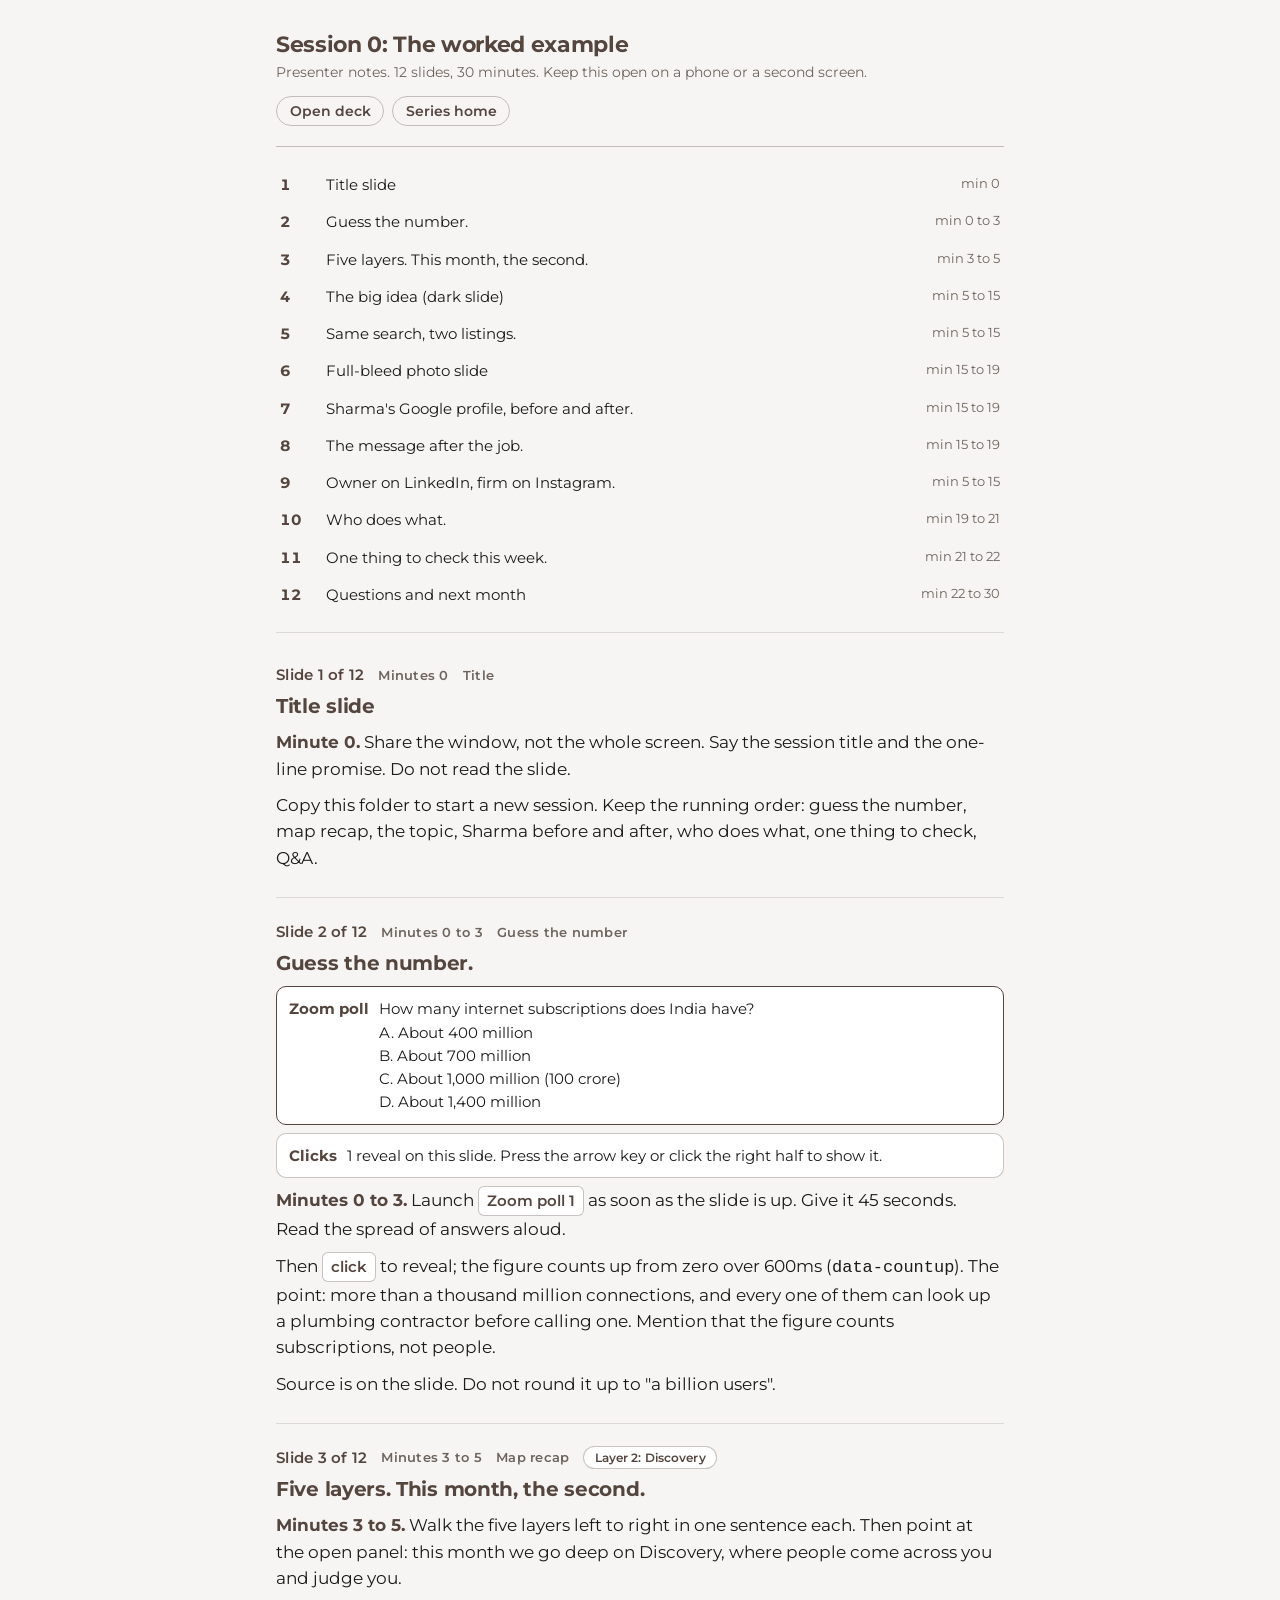
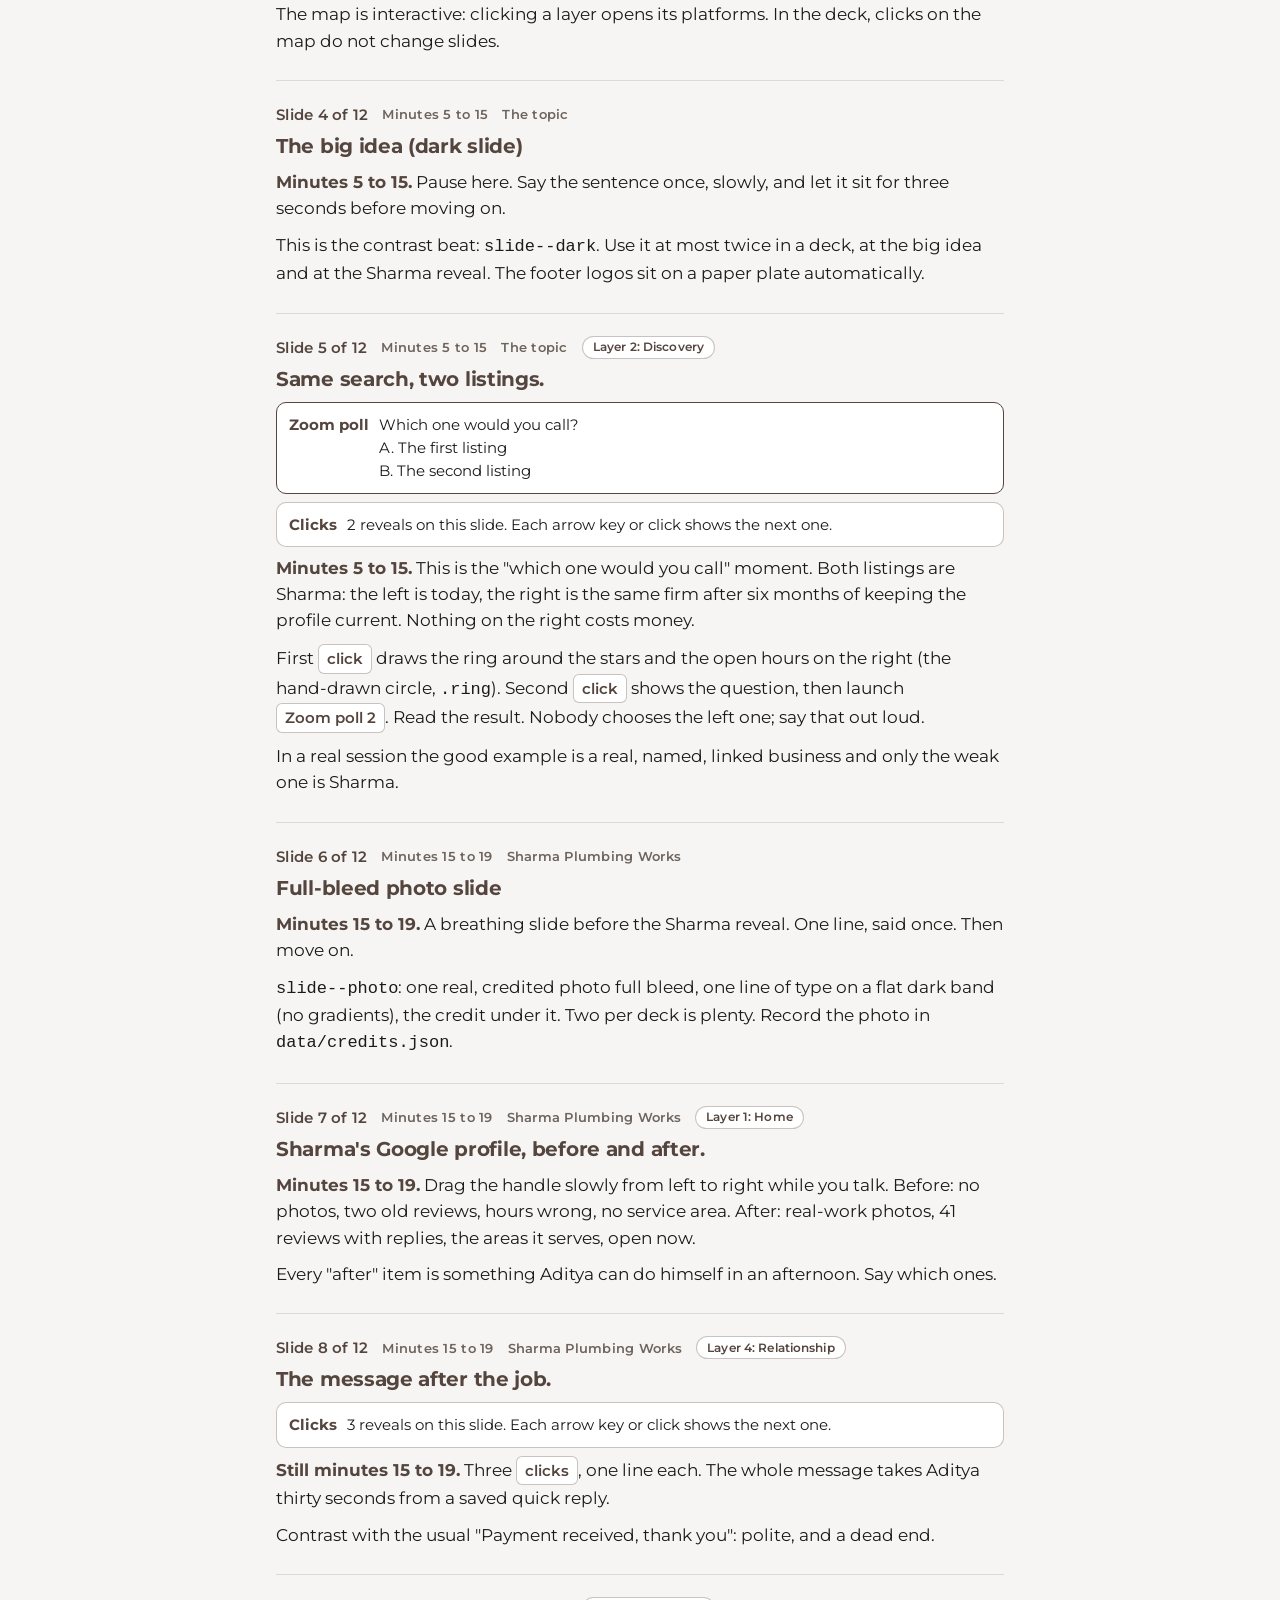
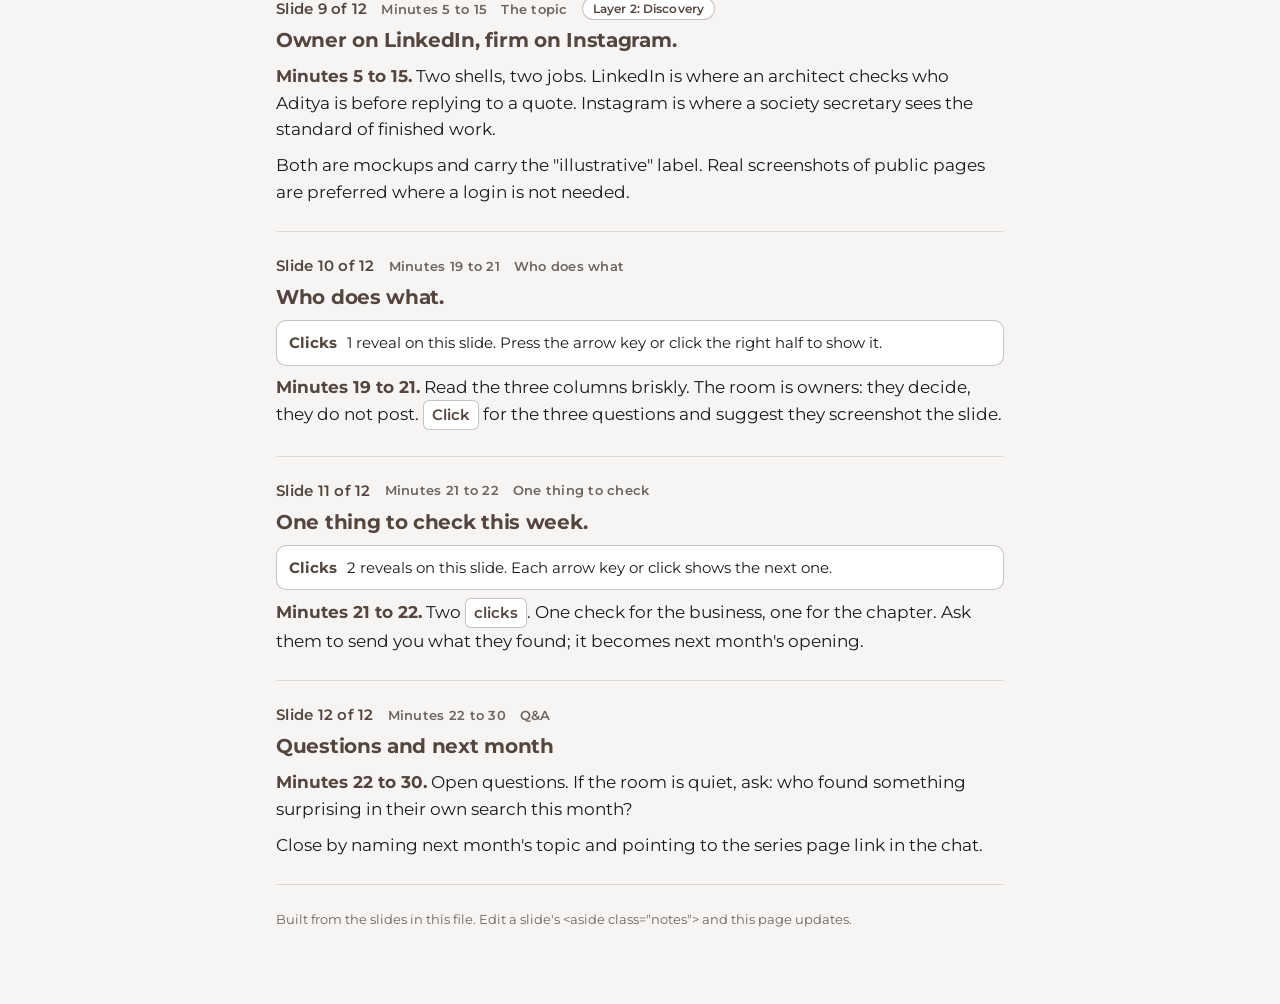
<file: sessions/00-template/notes.html>
<!doctype html>
<html lang="en-IN">
<head>
  <meta charset="utf-8">
  <meta name="viewport" content="width=device-width, initial-scale=1">
  <title>Presenter notes</title>
  <!--
    The notes are built from the slides in index.html, so they never drift from the deck.
    This page hands over to index.html?notes (the engine renders the notes view from the
    same document). That works from file:// and from GitHub Pages without any fetch.
    Keep this file exactly as it is in every session folder.
  -->
  <meta http-equiv="refresh" content="0; url=index.html?notes">
  <script>location.replace('index.html?notes' + location.hash);</script>
  <link rel="stylesheet" href="../../assets/css/base.css">
</head>
<body>
  <p style="padding:24px;font-size:16px">Opening the presenter notes. If nothing happens, <a href="index.html?notes">open them here</a>.</p>
</body>
</html>
</file>
<file: assets/css/base.css>
/* ==========================================================================
   IPA Digital Knowledge Series: base.css
   Tokens, type, shared components. Used by the home page, every deck and
   every notes page. Builders do not edit this file; session-local CSS goes
   in sessions/0N/session.css. Class names are documented in
   assets/README-ENGINE.md.
   ========================================================================== */

@import url('https://fonts.googleapis.com/css2?family=Montserrat:wght@300;400;500;600;700&display=swap');

/* --------------------------------------------------------------------------
   1. Tokens
   -------------------------------------------------------------------------- */
:root {
  /* TSL inks and papers */
  --paper: #F7F5F3;
  --white: #FFFFFF;
  --ink: #1A1A1A;
  --brown: #54453E;
  --brown-2: #6B574F;          /* hover on brown */
  --brown-soft: #8C7B72;       /* muted brown for unlit map layers */
  --grey: #6E645D;             /* caption text: brand warm grey deepened to 5.2:1 on paper and 5.7:1 on white */
  --warm-grey: #9B9189;        /* the brand warm grey, for decoration and hairlines only */
  --grey-2: #C9C1BA;           /* rules */
  --line: rgba(84, 69, 62, 0.16);
  --line-strong: rgba(84, 69, 62, 0.32);
  --cyan: #4DD1F4;             /* one small element per slide or page, no more */
  --navy: #2F4A6D;             /* Sharma Plumbing Works only */

  /* Platform colours, used only inside platform shells */
  --g-blue: #4285F4;
  --g-red: #EA4335;
  --g-yellow: #FBBC04;
  --g-green: #34A853;
  --g-link: #1A0DAB;
  --g-text: #4D5156;
  --g-url: #202124;
  --g-border: #DADCE0;
  --wa-green: #008069;
  --wa-dark: #075E54;
  --wa-bg: #EFEAE2;
  --wa-out: #D9FDD3;
  --wa-tick: #53BDEB;
  --li-blue: #0A66C2;
  --li-grey: #666666;
  --ig-ink: #262626;
  --ig-grey: #8E8E8E;
  --ig-border: #DBDBDB;

  /* Type */
  --font: 'Montserrat', 'Helvetica Neue', Arial, sans-serif;
  --font-google: Roboto, Arial, sans-serif;
  --font-system: -apple-system, BlinkMacSystemFont, 'Segoe UI', Roboto, Helvetica, Arial, sans-serif;

  /* Radii and shadows */
  --r-sm: 6px;
  --r-md: 12px;
  --r-lg: 20px;
  --shadow-1: 0 1px 2px rgba(26, 26, 26, 0.06), 0 8px 24px -12px rgba(84, 69, 62, 0.28);
  --shadow-2: 0 2px 4px rgba(26, 26, 26, 0.06), 0 24px 48px -20px rgba(84, 69, 62, 0.35);

  /* Motion */
  --ease-out: cubic-bezier(0.22, 1, 0.36, 1);
  --t-fast: 180ms;
  --t-base: 320ms;

  color-scheme: light;
}

/* --------------------------------------------------------------------------
   2. Reset and page defaults
   -------------------------------------------------------------------------- */
*, *::before, *::after { box-sizing: border-box; }
html { -webkit-text-size-adjust: 100%; text-size-adjust: 100%; }
body {
  margin: 0;
  font-family: var(--font);
  font-weight: 400;
  font-size: 18px;
  line-height: 1.6;
  color: var(--ink);
  background: var(--paper);
  -webkit-font-smoothing: antialiased;
  -moz-osx-font-smoothing: grayscale;
  font-feature-settings: 'kern' 1, 'liga' 1;
}
img, svg, video { display: block; max-width: 100%; height: auto; }
button, input, select, textarea { font: inherit; color: inherit; }
button { cursor: pointer; }
a { color: var(--brown); text-decoration: underline; text-decoration-thickness: 1px; text-underline-offset: 0.18em; text-decoration-color: var(--line-strong); }
a:hover { text-decoration-color: currentColor; }
h1, h2, h3, h4 { font-weight: 700; color: var(--brown); line-height: 1.15; margin: 0; letter-spacing: -0.015em; text-wrap: balance; }
h3, h4 { font-weight: 600; line-height: 1.25; }
p { margin: 0; }
ul, ol { margin: 0; padding: 0; }
figure { margin: 0; }
hr { border: 0; border-top: 1px solid var(--line); margin: 0; }
::selection { background: rgba(84, 69, 62, 0.16); color: var(--ink); }
:focus-visible { outline: 2px solid var(--brown); outline-offset: 3px; border-radius: 2px; }
* { scrollbar-width: thin; scrollbar-color: var(--grey-2) transparent; }
*::-webkit-scrollbar { width: 10px; height: 10px; }
*::-webkit-scrollbar-thumb { background: var(--grey-2); border-radius: 10px; border: 3px solid var(--paper); }
*::-webkit-scrollbar-track { background: transparent; }
.tabular { font-variant-numeric: tabular-nums; }
.sr-only { position: absolute !important; width: 1px; height: 1px; padding: 0; margin: -1px; overflow: hidden; clip: rect(0, 0, 0, 0); white-space: nowrap; border: 0; }

/* --------------------------------------------------------------------------
   3. Type helpers
   Site scale is rem based. Deck type is set in deck.css in px for the fixed
   1920x1080 stage. Component sizes below use em so they follow their
   container's font-size in both places.
   -------------------------------------------------------------------------- */
.display { font-size: clamp(2.5rem, 6vw, 5.25rem); line-height: 1.02; letter-spacing: -0.025em; }
.h1 { font-size: clamp(2.1rem, 4.5vw, 3.6rem); }
.h2 { font-size: clamp(1.7rem, 3vw, 2.5rem); }
.h3 { font-size: clamp(1.2rem, 1.8vw, 1.5rem); }
.lede { font-size: 1.3rem; line-height: 1.5; color: var(--brown); font-weight: 400; max-width: 34em; }
@media (max-width: 640px) { .lede { font-size: 1.15rem; } }
.measure { max-width: 66ch; }
.caption, .source { color: var(--grey); font-size: 0.78em; line-height: 1.45; }
.muted { color: var(--grey); }
.ink { color: var(--ink); }
.brown { color: var(--brown); }
.num { font-weight: 700; font-variant-numeric: tabular-nums; letter-spacing: -0.03em; }

/* The signature: one cyan mark. Use exactly one per slide or page. */
.sig { box-shadow: inset 0 -0.14em 0 var(--cyan); padding-bottom: 0.02em; }
.sig-dot { display: inline-block; width: 0.5em; height: 0.5em; border-radius: 50%; background: var(--cyan); vertical-align: middle; }
.sig-rule { display: block; width: 3em; height: 4px; background: var(--cyan); border-radius: 2px; }
.sig-num { color: var(--cyan); }

/* --------------------------------------------------------------------------
   4. Buttons, chips, kbd
   -------------------------------------------------------------------------- */
.btn {
  display: inline-flex; align-items: center; gap: 0.5em;
  padding: 0.7em 1.25em; border-radius: 999px;
  background: var(--brown); color: var(--white); border: 1px solid var(--brown);
  font-weight: 600; font-size: 0.95em; line-height: 1; text-decoration: none;
  transition: background var(--t-fast) var(--ease-out), transform var(--t-fast) var(--ease-out), border-color var(--t-fast);
}
.btn:hover { background: var(--brown-2); border-color: var(--brown-2); }
.btn:active { transform: translateY(1px); }
.btn--ghost { background: transparent; color: var(--brown); border-color: var(--line-strong); }
.btn--ghost:hover { background: var(--white); border-color: var(--brown); }
.btn--sm { padding: 0.5em 0.9em; font-size: 0.85em; }
.btn svg { width: 1.1em; height: 1.1em; }

.chip {
  display: inline-flex; align-items: center; gap: 0.45em;
  padding: 0.38em 0.85em; border-radius: 999px;
  border: 1px solid var(--line-strong); color: var(--brown); background: var(--white);
  font-size: 0.78em; font-weight: 600; line-height: 1; letter-spacing: 0.01em; white-space: nowrap;
}
.chip--solid { background: var(--brown); color: var(--white); border-color: var(--brown); }
.chip--quiet { background: transparent; }
.chip__n { font-weight: 700; font-variant-numeric: tabular-nums; }

kbd, .kbd {
  display: inline-block; min-width: 1.9em; padding: 0.15em 0.5em; text-align: center;
  border: 1px solid var(--line-strong); border-bottom-width: 2px; border-radius: 6px;
  background: var(--white); color: var(--brown); font-family: var(--font); font-weight: 600; font-size: 0.85em; line-height: 1.5;
}

/* --------------------------------------------------------------------------
   5. Card, callout, two-up, source
   -------------------------------------------------------------------------- */
.card {
  background: var(--white); border: 1px solid var(--line); border-radius: var(--r-md);
  padding: 1.5em; box-shadow: var(--shadow-1);
}
.card--flat { box-shadow: none; }
.card--paper { background: var(--paper); }
.card > :first-child { margin-top: 0; }
.card__title { font-size: 1.15em; margin-bottom: 0.5em; }

.callout {
  display: grid; grid-template-columns: auto 1fr; gap: 1em 1.1em; align-items: start;
  padding: 1.25em 1.5em; border: 1px solid var(--line-strong); border-radius: var(--r-md); background: var(--white);
}
.callout__mark {
  width: 1.4em; height: 1.4em; margin-top: 0.1em; border: 2px solid var(--brown); border-radius: 4px; position: relative; flex: none;
}
.callout--check .callout__mark::after {
  content: ''; position: absolute; left: 0.38em; top: 0.1em; width: 0.35em; height: 0.7em;
  border: solid var(--brown); border-width: 0 2px 2px 0; transform: rotate(45deg);
}
.callout__title { font-weight: 700; color: var(--brown); font-size: 0.85em; letter-spacing: 0.02em; margin-bottom: 0.2em; }
.callout__text { font-size: 1em; line-height: 1.5; }

.two-up { display: grid; grid-template-columns: 1fr 1fr; gap: 2em; align-items: start; }
.two-up--tight { gap: 1.25em; }
.two-up__label { display: block; font-size: 0.8em; font-weight: 600; color: var(--grey); margin-bottom: 0.6em; letter-spacing: 0.01em; }
.two-up > * { min-width: 0; }
@media (max-width: 720px) { .two-up { grid-template-columns: 1fr; } }

.source { display: block; margin-top: 0.75em; color: var(--grey); }
.source a { color: inherit; text-decoration-color: var(--grey-2); word-break: break-word; }
.source__pub { font-weight: 600; color: var(--grey); }

/* --------------------------------------------------------------------------
   6. Poll block
   <div class="poll">
     <p class="poll__q">Question</p>
     <ol class="poll__options">
       <li class="poll__option"><span class="poll__key">A</span> option</li>
       <li class="poll__option" data-correct>...</li>
     </ol>
     <div class="poll__answer" data-reveal>
       <p class="poll__figure">1,002.85 million</p>
       <p class="poll__claim">...</p>
       <p class="source">...</p>
     </div>
   </div>
   -------------------------------------------------------------------------- */
.poll { display: grid; gap: 1.1em; }
.poll__q { font-weight: 600; font-size: 1.15em; line-height: 1.3; color: var(--brown); max-width: 28em; }
.poll__options { list-style: none; display: grid; gap: 0.5em; counter-reset: poll; }
.poll__option {
  display: flex; align-items: center; gap: 0.8em;
  padding: 0.7em 1em; border: 1px solid var(--line-strong); border-radius: var(--r-md); background: var(--white);
  font-size: 1em; line-height: 1.3; transition: border-color var(--t-base) var(--ease-out), background var(--t-base) var(--ease-out), color var(--t-base);
}
.poll__key {
  flex: none; width: 1.7em; height: 1.7em; border-radius: 50%; display: grid; place-items: center;
  border: 1px solid var(--line-strong); font-weight: 700; font-size: 0.8em; color: var(--brown);
}
.poll--revealed .poll__option { color: var(--grey); }
.poll--revealed .poll__option.is-correct { color: var(--ink); border-color: var(--brown); background: var(--white); }
.poll--revealed .poll__option.is-correct .poll__key { background: var(--brown); color: var(--white); border-color: var(--brown); }
.poll__answer { padding-top: 0.5em; border-top: 1px solid var(--line); }
.poll__figure { font-weight: 700; font-size: 2.6em; line-height: 1; letter-spacing: -0.03em; color: var(--brown); font-variant-numeric: tabular-nums; margin-bottom: 0.25em; }
.poll__claim { font-size: 1em; line-height: 1.45; max-width: 30em; }
.poll--inline { grid-template-columns: 1fr 1fr; gap: 2em; }
.poll--inline .poll__q { grid-column: 1 / -1; }
.poll--inline .poll__answer { border-top: 0; padding-top: 0; }
@media (max-width: 720px) { .poll--inline { grid-template-columns: 1fr; } }

/* --------------------------------------------------------------------------
   7. Before / after slider
   <div class="ba" style="--ba-ratio: 4 / 3">
     <div class="ba__pane ba__before">... <span class="ba__tag">Before</span></div>
     <div class="ba__pane ba__after">...  <span class="ba__tag">After</span></div>
     <div class="ba__handle" aria-hidden="true"></div>
     <input class="ba__range" type="range" min="0" max="100" value="50" aria-label="Compare before and after">
   </div>
   deck.js (or any page that includes it) wires the range to --ba-pos.
   -------------------------------------------------------------------------- */
.ba {
  --ba-pos: 50%;
  position: relative; overflow: hidden; border-radius: var(--r-md); border: 1px solid var(--line-strong);
  background: var(--white); aspect-ratio: var(--ba-ratio, 16 / 10); isolation: isolate; user-select: none;
}
.ba__pane { position: absolute; inset: 0; overflow: hidden; }
.ba__pane > .ba__inner { position: absolute; inset: 0; overflow: hidden; }
.ba__after { clip-path: inset(0 0 0 var(--ba-pos)); }
.ba__tag {
  position: absolute; top: 0.9em; padding: 0.35em 0.8em; border-radius: 999px; font-size: 0.75em; font-weight: 700; letter-spacing: 0.04em;
  background: var(--ink); color: var(--white); z-index: 2;
}
.ba__before .ba__tag { left: 0.9em; }
.ba__after .ba__tag { right: 0.9em; }
.ba__handle {
  position: absolute; top: 0; bottom: 0; left: var(--ba-pos); width: 2px; margin-left: -1px; background: var(--white); z-index: 3;
  box-shadow: 0 0 0 1px rgba(26, 26, 26, 0.18);
}
.ba__handle::before {
  content: ''; position: absolute; top: 50%; left: 50%; width: 2.4em; height: 2.4em; transform: translate(-50%, -50%);
  border-radius: 50%; background: var(--white); border: 1px solid var(--line-strong); box-shadow: var(--shadow-1);
}
.ba__handle::after {
  content: ''; position: absolute; top: 50%; left: 50%; width: 0.9em; height: 0.9em; transform: translate(-50%, -50%);
  background:
    linear-gradient(var(--brown), var(--brown)) left center / 2px 100% no-repeat,
    linear-gradient(var(--brown), var(--brown)) right center / 2px 100% no-repeat;
}
.ba__range {
  position: absolute; inset: 0; width: 100%; height: 100%; margin: 0; opacity: 0; cursor: ew-resize; z-index: 4;
  -webkit-appearance: none; appearance: none; background: transparent;
}
.ba__range:focus-visible + .ba__handle::before, .ba:focus-within .ba__handle::before { outline: 2px solid var(--brown); outline-offset: 2px; }

/* --------------------------------------------------------------------------
   8. Phone frame
   <div class="phone"><div class="phone__screen"> ...platform shell... </div></div>
   -------------------------------------------------------------------------- */
.phone {
  width: 100%; max-width: 22em; margin: 0 auto; aspect-ratio: 9 / 19;
  border-radius: 2.4em; padding: 0.55em; background: var(--ink);
  box-shadow: var(--shadow-2), inset 0 0 0 1px rgba(255, 255, 255, 0.12);
  position: relative;
}
.phone--wide { max-width: 26em; }
.phone__screen {
  position: relative; height: 100%; width: 100%; border-radius: 1.9em; overflow: hidden; background: var(--white);
  display: flex; flex-direction: column;
}
.phone__screen::before {
  content: ''; display: block; flex: none; height: 1.6em; background: inherit;
}
.phone__notch {
  position: absolute; top: 0.55em; left: 50%; transform: translateX(-50%); width: 4.5em; height: 1.1em; border-radius: 999px; background: var(--ink); z-index: 5;
}
.phone__screen > .plat { flex: 1; border: 0; border-radius: 0; box-shadow: none; min-height: 0; }

/* --------------------------------------------------------------------------
   9. Platform shells
   Every shell has class "plat" plus a platform class, and carries an
   "illustrative" tag unless it wraps a real screenshot.
   -------------------------------------------------------------------------- */
.plat {
  position: relative; background: var(--white); border: 1px solid var(--g-border); border-radius: var(--r-md); overflow: hidden;
  font-family: var(--font-google); color: var(--g-url); font-size: 1em; line-height: 1.35; text-align: left;
}
.plat__tag {
  position: absolute; top: 0.6em; right: 0.6em; z-index: 6;
  padding: 0.25em 0.6em; border-radius: 4px; background: rgba(26, 26, 26, 0.72); color: var(--white);
  font-family: var(--font); font-size: max(0.62em, 12px); font-weight: 600; letter-spacing: 0.05em; text-transform: uppercase; pointer-events: none;
}
.plat a { color: inherit; text-decoration: none; pointer-events: none; }
.plat:has(> .gsr__searchbar) .plat__tag, .ba .plat__tag { top: auto; bottom: 0.6em; }
.phone .plat__tag { top: auto; bottom: 3.8em; }
.plat__pad { padding: 1em; }

/* Stars (Google style). Set --rating as a fraction of 5, e.g. 4.7 */
.stars { --rating: 5; display: inline-block; width: 5em; height: 1em; vertical-align: -0.12em; position: relative; font-size: 0.9em; }
.stars::before, .stars::after {
  content: ''; position: absolute; inset: 0;
  background-image: url("data:image/svg+xml,%3Csvg xmlns='http://www.w3.org/2000/svg' viewBox='0 0 24 24'%3E%3Cpath fill='%23D5D5D5' d='M12 2.5l2.9 6.1 6.7.8-4.9 4.6 1.3 6.6L12 17.3l-6 3.3 1.3-6.6L2.4 9.4l6.7-.8z'/%3E%3C/svg%3E");
  background-size: 1em 1em; background-repeat: repeat-x;
}
.stars::after {
  background-image: url("data:image/svg+xml,%3Csvg xmlns='http://www.w3.org/2000/svg' viewBox='0 0 24 24'%3E%3Cpath fill='%23FBBC04' d='M12 2.5l2.9 6.1 6.7.8-4.9 4.6 1.3 6.6L12 17.3l-6 3.3 1.3-6.6L2.4 9.4l6.7-.8z'/%3E%3C/svg%3E");
  width: calc(var(--rating) / 5 * 100%);
}

/* 9a. Google Maps listing (knowledge panel style) */
.gmaps { font-size: 1em; }
.gmaps__photos { display: grid; grid-template-columns: minmax(0, 2fr) minmax(0, 1fr); grid-template-rows: minmax(0, 1fr) minmax(0, 1fr); gap: 2px; height: 10em; overflow: hidden; background: #F1F3F4; }
.gmaps__photos img { width: 100%; height: 100%; min-height: 0; min-width: 0; object-fit: cover; }
.gmaps__photos > :first-child { grid-row: 1 / 3; }
.gmaps__nophoto { display: grid; place-items: center; color: #5F6368; font-size: 0.8em; height: 100%; background: #E8EAED; text-align: center; padding: 1em; }
.gmaps__body { padding: 0.9em 1em 0.6em; }
.gmaps__name { font-size: 1.35em; font-weight: 400; color: var(--g-url); line-height: 1.2; }
.gmaps__rating { display: flex; align-items: center; gap: 0.4em; margin-top: 0.35em; font-size: 0.85em; color: #70757A; }
.gmaps__rating b { color: var(--g-url); font-weight: 400; }
.gmaps__meta { margin-top: 0.25em; font-size: 0.85em; color: #70757A; }
.gmaps__actions { display: flex; gap: 0.5em; padding: 0.4em 1em 0.9em; flex-wrap: wrap; }
.gmaps__action { display: inline-flex; align-items: center; gap: 0.35em; padding: 0.45em 0.9em; border-radius: 999px; border: 1px solid var(--g-border); color: var(--g-blue); font-size: 0.8em; font-weight: 500; background: var(--white); }
.gmaps__action--primary { background: var(--g-blue); color: var(--white); border-color: var(--g-blue); }
.gmaps__rows { border-top: 1px solid var(--g-border); }
.gmaps__row { display: grid; grid-template-columns: 1.4em 1fr; gap: 0.6em; align-items: start; padding: 0.6em 1em; font-size: 0.85em; color: var(--g-url); border-bottom: 1px solid #F1F3F4; }
.gmaps__row svg { width: 1.15em; height: 1.15em; color: #5F6368; margin-top: 0.05em; }
.gmaps__open { color: #188038; font-weight: 500; }
.gmaps__closed { color: #D93025; font-weight: 500; }
.gmaps__review { padding: 0.7em 1em; border-top: 1px solid #F1F3F4; font-size: 0.82em; }
.gmaps__review-head { display: flex; align-items: center; gap: 0.5em; margin-bottom: 0.3em; }
.gmaps__avatar { width: 1.8em; height: 1.8em; border-radius: 50%; background: var(--g-blue); color: var(--white); display: grid; place-items: center; font-weight: 500; font-size: 0.9em; flex: none; }
.gmaps__review-meta { color: #70757A; font-size: 0.9em; }
.gmaps__reply { margin-top: 0.5em; padding: 0.5em 0.7em; background: #F8F9FA; border-radius: 6px; }
.gmaps__reply b { font-weight: 500; }

/* 9b. Google search result */
.gsr { padding: 0.9em 1.1em; font-family: var(--font-google); }
.gsr__site { display: flex; align-items: center; gap: 0.6em; margin-bottom: 0.25em; }
.gsr__favicon { width: 1.6em; height: 1.6em; border-radius: 50%; border: 1px solid #ECEDEF; background: #F1F3F4; display: grid; place-items: center; overflow: hidden; flex: none; }
.gsr__favicon img { width: 1em; height: 1em; object-fit: contain; }
.gsr__favicon--letter { font-weight: 500; color: var(--navy); font-size: 0.8em; }
.gsr__sitename { font-size: 0.85em; color: var(--g-url); }
.gsr__url { font-size: 0.72em; color: var(--g-text); }
.gsr__title { font-size: 1.15em; color: var(--g-link); line-height: 1.3; font-weight: 400; margin: 0; }
.gsr__snippet { font-size: 0.85em; color: var(--g-text); margin-top: 0.3em; line-height: 1.5; }
.gsr__snippet em { font-style: normal; font-weight: 700; color: var(--g-url); }
.gsr--ad .gsr__sponsored { font-size: 0.78em; font-weight: 700; color: var(--g-url); margin-bottom: 0.25em; }
.gsr__localpack { padding: 0.9em 1.1em; }
.gsr__local { display: grid; grid-template-columns: 1fr auto; gap: 0.3em 1em; padding: 0.75em 0; border-bottom: 1px solid var(--g-border); }
.gsr__local:last-child { border-bottom: 0; }
.gsr__local-name { font-size: 1em; color: var(--g-url); font-weight: 500; }
.gsr__local-line { font-size: 0.8em; color: var(--g-text); grid-column: 1; }
.gsr__local-action { grid-column: 2; grid-row: 1 / 4; align-self: center; display: inline-flex; flex-direction: column; align-items: center; gap: 0.25em; color: var(--g-blue); font-size: 0.72em; }
.gsr__local-action span { width: 2.6em; height: 2.6em; border-radius: 50%; border: 1px solid var(--g-border); display: grid; place-items: center; }
.gsr__local-action svg { width: 1.3em; height: 1.3em; }
.gsr__searchbar { display: flex; align-items: center; gap: 0.7em; margin: 0 1.1em 0.5em; padding: 0.55em 1em; border: 1px solid var(--g-border); border-radius: 999px; box-shadow: 0 1px 6px rgba(32, 33, 36, 0.14); font-size: 0.95em; color: var(--g-url); }
.gsr__searchbar svg { width: 1.1em; height: 1.1em; color: #9AA0A6; margin-left: auto; flex: none; }
.gsr__searchbar img { width: 1.2em; height: 1.2em; }

/* 9c. WhatsApp chat */
.wa { font-family: var(--font-system); background: var(--wa-bg); display: flex; flex-direction: column; }
.wa__header { display: flex; align-items: center; gap: 0.7em; padding: 0.7em 0.9em; background: var(--wa-green); color: var(--white); }
.wa__avatar { width: 2.4em; height: 2.4em; border-radius: 50%; background: #DFE5E7; display: grid; place-items: center; overflow: hidden; flex: none; color: var(--wa-dark); font-weight: 600; }
.wa__avatar img { width: 100%; height: 100%; object-fit: cover; }
.wa__name { font-weight: 600; font-size: 0.95em; line-height: 1.2; }
.wa__status { font-size: 0.72em; opacity: 0.9; }
.wa__verified { display: inline-block; width: 0.9em; height: 0.9em; vertical-align: -0.1em; margin-left: 0.2em; }
.wa__chat { flex: 1; padding: 0.9em 0.8em; display: flex; flex-direction: column; gap: 0.45em; overflow: hidden;
  background-color: var(--wa-bg);
  background-image: radial-gradient(rgba(84, 69, 62, 0.06) 1px, transparent 1px); background-size: 14px 14px; }
.wa__day { align-self: center; font-size: max(0.68em, 12px); padding: 0.3em 0.8em; border-radius: 6px; background: rgba(255, 255, 255, 0.85); color: #54656F; margin-bottom: 0.3em; }
.wa__msg { position: relative; max-width: 82%; padding: 0.45em 0.7em 0.35em; border-radius: 8px; background: var(--white); font-size: 0.86em; line-height: 1.4; color: #111B21; box-shadow: 0 1px 0.5px rgba(11, 20, 26, 0.13); white-space: pre-line; }
.wa__msg--out { align-self: flex-end; background: var(--wa-out); border-top-right-radius: 2px; }
.wa__msg--in { align-self: flex-start; border-top-left-radius: 2px; }
.wa__meta { display: block; text-align: right; font-size: max(0.72em, 12px); color: #667781; margin-top: 0.15em; }
.wa__meta svg { width: 1.2em; height: 1.2em; vertical-align: -0.3em; margin-left: 0.15em; color: var(--wa-tick); }
.wa__msg b { font-weight: 600; }
.wa__link { color: #027EB5; text-decoration: underline; }
.wa__input { display: flex; align-items: center; gap: 0.6em; padding: 0.5em 0.7em; background: #F0F2F5; }
.wa__input span { flex: 1; background: var(--white); border-radius: 999px; padding: 0.5em 0.9em; font-size: 0.8em; color: #8696A0; }
.wa__input i { width: 2em; height: 2em; border-radius: 50%; background: var(--wa-green); display: grid; place-items: center; }
.wa__input svg { width: 1.1em; height: 1.1em; color: var(--white); }

/* 9d. Instagram profile header */
.ig { font-family: var(--font-system); color: var(--ig-ink); }
.ig__top { display: flex; align-items: center; justify-content: space-between; padding: 0.6em 0.9em; border-bottom: 1px solid var(--ig-border); font-weight: 600; font-size: 0.95em; }
.ig__top svg { width: 1.3em; height: 1.3em; }
.ig__head { display: flex; align-items: center; gap: 1.1em; padding: 0.9em; }
.ig__avatar { width: 4.6em; height: 4.6em; border-radius: 50%; padding: 3px; background: linear-gradient(45deg, #F9CE34, #EE2A7B, #6228D7); flex: none; }
.ig__avatar--plain { background: var(--ig-border); }
.ig__avatar > * { width: 100%; height: 100%; border-radius: 50%; border: 2px solid var(--white); background: #FAFAFA; object-fit: cover; display: grid; place-items: center; font-weight: 600; color: var(--ig-grey); }
.ig__stats { display: flex; flex: 1; justify-content: space-around; text-align: center; }
.ig__stat b { display: block; font-size: 1.05em; font-weight: 700; }
.ig__stat span { font-size: 0.78em; color: var(--ig-ink); }
.ig__bio { padding: 0 0.9em 0.6em; font-size: 0.85em; line-height: 1.4; white-space: pre-line; }
.ig__bio b { font-weight: 600; }
.ig__bio a { color: #00376B; }
.ig__buttons { display: flex; gap: 0.4em; padding: 0 0.9em 0.9em; }
.ig__btn { flex: 1; text-align: center; padding: 0.45em; border-radius: 8px; font-size: 0.85em; font-weight: 600; background: #EFEFEF; }
.ig__btn--primary { background: #0095F6; color: var(--white); }
.ig__tabs { display: grid; grid-template-columns: 1fr 1fr 1fr; border-top: 1px solid var(--ig-border); }
.ig__tabs span { display: grid; place-items: center; padding: 0.55em; }
.ig__tabs span:first-child { border-bottom: 1px solid var(--ig-ink); }
.ig__tabs svg { width: 1.3em; height: 1.3em; }
.ig__grid { display: grid; grid-template-columns: repeat(3, 1fr); gap: 2px; }
.ig__grid > * { aspect-ratio: 1; object-fit: cover; width: 100%; min-width: 0; height: auto; background: #FAFAFA; }
.ig__empty { padding: 2.2em 1em; text-align: center; color: var(--ig-ink); }
.ig__empty b { display: block; font-size: 1.2em; font-weight: 700; margin-bottom: 0.3em; }
.ig__empty span { font-size: 0.85em; color: var(--ig-grey); }

/* 9e. LinkedIn profile header */
.li { font-family: var(--font-system); color: rgba(0, 0, 0, 0.9); }
.li__banner { height: 5.2em; background: #A0B4B7; }
.li__banner--brand { background: var(--navy); }
.li__banner img { width: 100%; height: 100%; object-fit: cover; }
.li__body { padding: 0 1.1em 1em; position: relative; }
.li__avatar { width: 5.6em; height: 5.6em; border-radius: 50%; border: 3px solid var(--white); margin-top: -2.8em; background: #E9E5DF; overflow: hidden; display: grid; place-items: center; font-weight: 600; color: var(--li-grey); }
.li__avatar img { width: 100%; height: 100%; object-fit: cover; }
.li__name { font-size: 1.25em; font-weight: 600; margin-top: 0.5em; line-height: 1.2; }
.li__headline { font-size: 0.88em; margin-top: 0.2em; line-height: 1.35; }
.li__meta { font-size: 0.78em; color: var(--li-grey); margin-top: 0.3em; }
.li__meta b { color: var(--li-blue); font-weight: 600; }
.li__buttons { display: flex; gap: 0.5em; margin-top: 0.7em; }
.li__btn { padding: 0.4em 1em; border-radius: 999px; font-size: 0.85em; font-weight: 600; border: 1px solid var(--li-blue); color: var(--li-blue); }
.li__btn--primary { background: var(--li-blue); color: var(--white); }
.li__btn--muted { border-color: var(--li-grey); color: var(--li-grey); }
.li__section { padding: 0.8em 1.1em; border-top: 1px solid #E8E8E8; }
.li__section h4, .li__section-h { font-family: inherit; color: inherit; font-size: 0.95em; font-weight: 600; line-height: 1.3; margin: 0 0 0.3em; }
.li__section p { font-size: 0.85em; line-height: 1.45; }

/* --------------------------------------------------------------------------
   10. Real screenshot figure
   -------------------------------------------------------------------------- */
.shot { display: grid; gap: 0.6em; }
.shot img { border: 1px solid var(--line); border-radius: var(--r-md); box-shadow: var(--shadow-1); }
.shot__caption { color: var(--grey); font-size: 0.78em; line-height: 1.4; }
.shot__caption a { color: inherit; }

/* --------------------------------------------------------------------------
   11. Who does what
   <div class="wdw">
     <div class="wdw__col"><h3 class="wdw__role">Owner decides</h3><ul>...</ul></div> x3
     <div class="wdw__questions"><h3>Three questions to ask</h3><ol>...</ol></div>
   </div>
   -------------------------------------------------------------------------- */
.wdw { display: grid; grid-template-columns: repeat(3, 1fr); gap: 0 2em; }
.wdw__col { border-top: 2px solid var(--brown); padding-top: 0.8em; }
.wdw__role { font-size: 0.95em; color: var(--brown); font-weight: 700; margin-bottom: 0.6em; }
.wdw__col ul { list-style: none; display: grid; gap: 0.4em; }
.wdw__col li { position: relative; padding-left: 1em; line-height: 1.35; }
.wdw__col li::before { content: ''; position: absolute; left: 0; top: 0.6em; width: 0.35em; height: 0.35em; border-radius: 50%; background: var(--brown); }
.wdw__questions { grid-column: 1 / -1; margin-top: 1.5em; padding: 1.1em 1.4em; background: var(--white); border: 1px solid var(--line); border-radius: var(--r-md); }
.wdw__questions h3 { font-size: 0.85em; letter-spacing: 0.02em; color: var(--brown); margin-bottom: 0.5em; }
.wdw__questions ol { padding-left: 1.3em; display: grid; gap: 0.3em; line-height: 1.35; }
.wdw__questions ol li::marker { font-weight: 700; color: var(--brown); }
@media (max-width: 720px) { .wdw { grid-template-columns: 1fr; gap: 1.5em; } }

/* --------------------------------------------------------------------------
   12. Sharma Plumbing Works kit
   Canonical facts (do not vary): Sharma Plumbing Works, Kothrud, Pune.
   Founded 2006 by Rajesh Sharma, run with his son Aditya. 18 staff.
   Phone always +91 98XXX XXXXX. No street number. Logo: assets/img/sharma/logo.svg.
   -------------------------------------------------------------------------- */
.sharma-logo { width: 11em; height: auto; }
.sharma-logo--sm { width: 7em; }
.mock { position: relative; }
.mock__tag { display: inline-block; margin-bottom: 0.6em; padding: 0.3em 0.75em; border-radius: 999px; font-size: 0.75em; font-weight: 700; letter-spacing: 0.04em; }
.mock--before .mock__tag { background: var(--paper); color: var(--grey); border: 1px solid var(--line-strong); }
.mock--after .mock__tag { background: var(--brown); color: var(--white); }
.mock--before .plat { filter: saturate(0.85); }
.sharma-avatar { background: var(--navy); color: var(--white); font-weight: 700; display: grid; place-items: center; font-family: var(--font); }

/* --------------------------------------------------------------------------
   13. Logo tile (used by map.js and anywhere a platform mark is shown)
   -------------------------------------------------------------------------- */
.logo-tile { display: inline-grid; place-items: center; width: 3em; height: 3em; border-radius: 0.75em; background: var(--white); border: 1px solid var(--line); padding: 0.55em; }
.logo-tile img, .logo-tile svg { width: 100%; height: 100%; object-fit: contain; }
.logo-tile--drawn svg { color: var(--brown); }

/* --------------------------------------------------------------------------
   14. Brand lockup (site header and footers)
   -------------------------------------------------------------------------- */
.lockup { display: flex; align-items: center; gap: 1.1em; }
.lockup__tsl { height: 2.4em; width: auto; }
.lockup__ipa { height: 2em; width: auto; }
.lockup__sep { width: 1px; height: 2.2em; background: var(--line-strong); }

/* --------------------------------------------------------------------------
   15. The five-layer map (rendered by assets/js/map.js)
   Sizes are em based: set font-size on the .map container to scale it.
   -------------------------------------------------------------------------- */
.map { font-size: 1em; position: relative; }
.map__layers { list-style: none; position: relative; display: grid; grid-template-columns: repeat(5, minmax(0, 1fr)); gap: 0 1.6em; }
.map__layers::before {
  content: ''; position: absolute; left: 0.5em; right: calc(20% + 0.9em); top: 0.5em; height: 2px; background: var(--line-strong); z-index: 0;
}
.map__layer { display: contents; }
.map__btn {
  all: unset; position: relative; display: flex; flex-direction: column; align-items: flex-start; align-self: start; box-sizing: border-box; cursor: default;
  padding: 0 0.5em 1.4em 0; text-align: left; border-radius: 0.5em; width: 100%;
  -webkit-tap-highlight-color: transparent;
}
button.map__btn { cursor: pointer; }
button.map__btn:focus-visible { outline: 2px solid var(--brown); outline-offset: 6px; }
.map__node {
  display: block; width: 1em; height: 1em; border-radius: 50%; box-sizing: border-box;
  background: var(--paper); border: 2px solid var(--brown); position: relative; z-index: 1;
  transition: background var(--t-base) var(--ease-out), border-color var(--t-base) var(--ease-out), transform var(--t-base) var(--ease-out);
}
.is-lit .map__node { background: var(--brown); }
.is-highlight .map__node { background: var(--cyan); border-color: var(--cyan); transform: scale(1.25); }
.map__n { display: block; margin-top: 0.9em; font-size: 3.4em; font-weight: 300; line-height: 1; color: var(--brown); letter-spacing: -0.03em; font-variant-numeric: tabular-nums; transition: color var(--t-base); }
.map__name { display: block; margin-top: 0.35em; font-size: 1.3em; font-weight: 600; color: var(--brown); line-height: 1.15; letter-spacing: -0.01em; transition: color var(--t-base); }
.map__meaning { display: block; margin-top: 0.4em; font-size: 0.95em; line-height: 1.5; color: var(--ink); max-width: 15em; transition: color var(--t-base); }
.map__session { display: block; margin-top: 0.7em; font-size: 0.8em; font-weight: 600; color: var(--grey); letter-spacing: 0.01em; }
.map__layer:not(.is-lit) .map__n, .map__layer:not(.is-lit) .map__name { color: var(--brown-soft); }
.map__layer:not(.is-lit) .map__meaning { color: var(--grey); }
.is-highlight .map__name { font-weight: 700; }
.is-highlight .map__n { font-weight: 500; }
button.map__btn:hover .map__name { text-decoration: underline; text-decoration-thickness: 2px; text-underline-offset: 0.2em; text-decoration-color: var(--line-strong); }
.is-open > .map__btn .map__name { text-decoration: underline; text-decoration-thickness: 2px; text-underline-offset: 0.2em; text-decoration-color: var(--brown); }
.map--compact .map__meaning, .map--compact .map__session { display: none; }

.map__detail { grid-column: 1 / -1; grid-row: 2; overflow: hidden; }
.map__detail[hidden] { display: none; }
.map__detail-inner {
  display: grid; grid-template-columns: minmax(14em, 1fr) 2.2fr; gap: 1.5em 2.5em; align-items: start;
  padding: 1.5em 1.75em; background: var(--white); border: 1px solid var(--line); border-radius: var(--r-md); box-shadow: var(--shadow-1); margin-bottom: 0.5em;
}
.map__detail-h { font-weight: 700; color: var(--brown); font-size: 1.15em; line-height: 1.2; }
.map__detail-p { margin-top: 0.4em; font-size: 0.95em; line-height: 1.5; color: var(--ink); }
.map__platforms { list-style: none; display: flex; flex-wrap: wrap; gap: 0.9em 1.75em; align-content: start; }
.map__platform { display: flex; align-items: center; gap: 0.7em; font-size: 0.95em; font-weight: 500; color: var(--ink); line-height: 1.35; }
.map__platforms--inline { flex-direction: column; align-items: flex-start; gap: 0.55em; margin-top: 1em; }
.map__platforms--inline .map__platform { font-size: 0.9em; }
.map__platforms--inline .logo-tile { font-size: 0.85em; }
.map__layer:not(.is-lit) .map__platforms--inline { opacity: 0.45; }

@media (max-width: 760px) {
  .map__layers { grid-template-columns: 1fr; gap: 0; }
  .map__layers::before { left: 0.5em; right: auto; top: 0.6em; bottom: 2.2em; width: 2px; height: auto; }
  .map__btn { display: grid; grid-template-columns: 1em 1fr; grid-template-rows: auto; gap: 0 1.1em; padding: 0 0 1.6em; align-items: start; }
  .map__node { grid-column: 1; grid-row: 1 / span 5; margin-top: 0.2em; }
  .map__n { grid-column: 2; margin-top: 0; font-size: 1.1em; font-weight: 600; color: var(--grey); }
  .map__name { grid-column: 2; margin-top: 0.1em; font-size: 1.25em; }
  .map__meaning { grid-column: 2; max-width: none; }
  .map__session { grid-column: 2; }
  .map__platforms--inline { grid-column: 2; }
  .map__detail { grid-column: 1; grid-row: auto; padding-left: 2.1em; margin-top: -0.6em; margin-bottom: 1.4em; }
  .map__detail-inner { grid-template-columns: 1fr; gap: 1em; padding: 1.1em 1.2em; }
}

/* --------------------------------------------------------------------------
   16. Motion preferences
   -------------------------------------------------------------------------- */
@media (prefers-reduced-motion: reduce) {
  *, *::before, *::after { transition-duration: 0.01ms !important; animation-duration: 0.01ms !important; scroll-behavior: auto !important; }
}
</file>
<file: summary/summary.css>
/* Summary page layout only. Tokens and shared components come from ../assets/css/base.css. */
.wrap { width: min(880px, 100% - 32px); margin-inline: auto; }

.site-head { position: sticky; top: 0; z-index: 10; background: rgba(247, 245, 243, 0.92); backdrop-filter: saturate(1.2) blur(10px); -webkit-backdrop-filter: saturate(1.2) blur(10px); border-bottom: 1px solid var(--line); }
.site-head .wrap { display: flex; align-items: center; justify-content: space-between; gap: 16px; min-height: 68px; }
.site-head nav { display: flex; gap: 4px; flex-wrap: wrap; justify-content: flex-end; }
.site-head nav a { padding: 8px 12px; border-radius: 8px; text-decoration: none; font-weight: 600; font-size: 15px; color: var(--brown); }
.site-head nav a:hover { background: var(--white); }
.site-head .lockup__tsl { height: 36px; }
.site-head .lockup__ipa { height: 30px; }

main { padding: clamp(40px, 6vw, 80px) 0 clamp(40px, 6vw, 72px); }

.intro .h1 { margin-bottom: 18px; }
.intro .lede { margin: 0 0 32px; }
.intro__text p { margin: 0 0 1.1em; max-width: 42em; line-height: 1.6; }
.intro__text .source { margin-top: 0; }

.block { margin-top: clamp(56px, 8vw, 96px); }
.block .h2 { margin-bottom: 14px; }
.block__intro { margin: 0 0 28px; max-width: 42em; color: var(--brown); }
.block p { line-height: 1.6; }

.layers { list-style: none; margin: 0; padding: 0; border-top: 1px solid var(--line-strong); }
.layer { display: grid; grid-template-columns: 44px 1fr; gap: 16px; padding: 18px 0; border-bottom: 1px solid var(--line); align-items: start; }
.layer__n { font-weight: 700; font-size: 1.6rem; color: var(--brown-soft); line-height: 1; padding-top: 2px; font-variant-numeric: tabular-nums; }
.layer div { display: grid; grid-template-columns: 1fr auto; gap: 4px 20px; }
.layer b { color: var(--brown); font-size: 1.05rem; }
.layer span { grid-column: 1; color: var(--ink); line-height: 1.45; }
.layer em { font-style: normal; font-size: 0.85rem; color: var(--grey); white-space: nowrap; grid-column: 2; grid-row: 1; }

.order { width: 100%; border-collapse: collapse; font-size: 0.95rem; }
.order th { text-align: left; font-weight: 600; color: var(--grey); font-size: 0.8rem; letter-spacing: 0.02em; padding: 0 12px 10px 0; border-bottom: 1px solid var(--line-strong); }
.order td { padding: 12px 12px 12px 0; border-bottom: 1px solid var(--line); vertical-align: top; line-height: 1.45; }
.order td:first-child { white-space: nowrap; font-variant-numeric: tabular-nums; color: var(--grey); font-weight: 600; }
.order td:nth-child(2) { font-weight: 600; color: var(--brown); white-space: nowrap; }
.block .caption { margin-top: 20px; max-width: 48em; }

.session { padding: 36px 0 40px; border-top: 1px solid var(--line-strong); }
.session:first-of-type { margin-top: 12px; }
.session__head { margin-bottom: 14px; }
.session__n { display: block; font-size: 0.85rem; font-weight: 600; letter-spacing: 0.04em; text-transform: uppercase; color: var(--grey); margin-bottom: 8px; }
.session__idea { font-size: 1.15rem; line-height: 1.45; color: var(--brown); max-width: 36em; margin: 0 0 24px; }

.fact { background: var(--white); border: 1px solid var(--line); border-radius: var(--r-md); padding: 20px 22px; margin-bottom: 26px; }
.fact p { margin: 0; }
.fact__label { font-size: 0.8rem; font-weight: 600; color: var(--grey); letter-spacing: 0.02em; margin-bottom: 8px !important; }
.fact__figure { font-weight: 700; font-size: 2.2rem; line-height: 1; letter-spacing: -0.02em; color: var(--brown); font-variant-numeric: tabular-nums; margin-bottom: 8px !important; }
.fact__claim { line-height: 1.45; max-width: 44em; }
.fact__claim--q { color: var(--brown); }
.fact .source { margin-top: 10px; }

.session__grid { display: grid; grid-template-columns: 1.2fr 1fr; gap: 28px 40px; }
.session__grid h4 { font-size: 0.8rem; font-weight: 600; color: var(--grey); letter-spacing: 0.02em; line-height: 1.4; margin: 0 0 8px; }
.session__grid h4 + ul, .session__grid h4 + p { margin-top: 0; }
.session__grid p + h4, .session__grid ul + h4 { margin-top: 20px; }
.session__grid ul { margin: 0; padding-left: 1.1em; }
.session__grid li { margin-bottom: 8px; line-height: 1.5; }
.session__grid p { margin: 0; }
.wdw-list { list-style: none; padding-left: 0 !important; }
.wdw-list li { padding-left: 0; }
.wdw-list b { color: var(--brown); }

.check { margin-top: 26px; padding: 16px 20px; border: 1px solid var(--line-strong); background: var(--white); border-radius: var(--r-sm); }
.check p { margin: 0 0 6px; }
.check p:last-child { margin-bottom: 0; }
.check b { color: var(--brown); }

.session__deck { margin: 22px 0 0; }
.session__deck.muted { font-size: 0.9rem; }

.plain { padding-left: 1.1em; margin: 0; max-width: 42em; }
.plain li { margin-bottom: 8px; line-height: 1.5; }

.site-foot { border-top: 1px solid var(--line-strong); padding: 40px 0 56px; }
.site-foot .wrap { display: flex; flex-wrap: wrap; align-items: center; justify-content: space-between; gap: 20px 40px; }
.site-foot p { font-size: 0.9rem; color: var(--grey); max-width: 36em; }
.site-foot a { color: var(--brown); }
.site-foot .lockup__tsl { height: 44px; }
.site-foot .lockup__ipa { height: 36px; }

@media (max-width: 640px) {
  .site-head .wrap { flex-wrap: wrap; padding: 10px 0 6px; min-height: 0; }
  .site-head nav { margin-left: -8px; justify-content: flex-start; }
  .site-head nav a { padding: 6px 8px; font-size: 14px; }
  .site-head .lockup { gap: 10px; }
  .site-head .lockup__ipa { height: 26px; }
  .session__grid { grid-template-columns: 1fr; gap: 24px; }
  .layer div { grid-template-columns: 1fr; }
  .layer em { grid-column: 1; grid-row: auto; }
  .order { font-size: 0.9rem; }
  .order th:first-child, .order td:first-child { padding-right: 8px; }
  .order td:nth-child(2) { white-space: normal; }
  .fact__figure { font-size: 1.8rem; }
}

@media print {
  @page { size: A4; margin: 16mm 14mm; }
  html, body { background: #fff; }
  body { font-size: 11pt; color: #1A1A1A; }
  .wrap { width: 100%; }
  .site-head { position: static; background: none; backdrop-filter: none; border-bottom: 1px solid #ccc; }
  .site-head nav { display: none; }
  main { padding: 10mm 0 0; }
  .block { margin-top: 12mm; }
  .session { padding: 8mm 0; }
  .session__head, .session__idea, .session__grid h4 { break-after: avoid; }
  .block .caption { break-before: avoid; }
  .fact, .check { break-inside: avoid; background: #fff; border-color: #ddd; }
  .session__grid { grid-template-columns: 1.2fr 1fr; gap: 6mm 10mm; }
  .fact__figure { font-size: 20pt; }
  .session__deck .btn { border: 1px solid #54453E; background: none; color: #54453E; box-shadow: none; }
  a { color: inherit; text-decoration: none; }
  .source a::after { content: " (" attr(href) ")"; font-size: 0.85em; word-break: break-all; }
  .session__deck .btn::after { content: " (sessions/01/index.html)"; font-weight: 400; }
  .layer, .order tr { break-inside: avoid; }
  .site-foot { padding: 8mm 0 0; }
}
</file>
<file: assets/css/deck.css>
/* ==========================================================================
   IPA Digital Knowledge Series: deck.css
   The slide engine's styles. A deck is a 1920x1080 stage scaled to the
   window. Type sizes are in px against that stage so that "body never under
   24px" is a fixed guarantee. Requires base.css first.
   ========================================================================== */

:root {
  --stage-w: 1920px;
  --stage-h: 1080px;
  --slide-pad-x: 150px;
  --slide-pad-top: 110px;
  --slide-pad-bottom: 150px;

  /* Deck type scale (px on the 1920 stage) */
  --d-display: 112px;
  --d-h1: 88px;
  --d-h2: 68px;
  --d-h3: 44px;
  --d-lede: 38px;
  --d-body: 30px;
  --d-small: 26px;
  --d-caption: 24px;
  --d-chrome: 22px;
}

html, body { height: 100%; }
body.deck-body {
  margin: 0; overflow: hidden; background: var(--paper);
  font-size: var(--d-body); line-height: 1.45;
}

/* --------------------------------------------------------------------------
   Stage and slides
   -------------------------------------------------------------------------- */
.deck { position: fixed; inset: 0; overflow: hidden; }
.stage {
  position: absolute; top: 50%; left: 50%;
  width: var(--stage-w); height: var(--stage-h);
  transform: translate(-50%, -50%) scale(var(--stage-scale, 1));
  transform-origin: center center;
  background: var(--paper);
}
.slide {
  position: absolute; inset: 0; width: var(--stage-w); height: var(--stage-h);
  background: var(--paper); color: var(--ink);
  visibility: hidden; opacity: 0;
  padding: var(--slide-pad-top) var(--slide-pad-x) var(--slide-pad-bottom);
  display: flex; flex-direction: column;
}
.slide.is-active { visibility: visible; opacity: 1; z-index: 2; }
.slide.is-leaving { visibility: visible; z-index: 1; }
.slide--white { background: var(--white); }
.slide--paper { background: var(--paper); }

/* --------------------------------------------------------------------------
   Slide chrome (injected by deck.js into every slide)
   -------------------------------------------------------------------------- */
.slide__chrome { position: absolute; inset: 0; pointer-events: none; }
.slide__footer {
  position: absolute; left: var(--slide-pad-x); bottom: 54px;
  display: flex; align-items: center; gap: 28px;
}
.slide__footer img { height: 44px; width: auto; }
.slide__footer .slide__footer-sep { width: 1px; height: 40px; background: var(--line-strong); }
.slide__footer-text { font-size: var(--d-chrome); color: var(--grey); font-weight: 500; letter-spacing: 0.01em; }
.slide__count {
  position: absolute; right: var(--slide-pad-x); bottom: 58px;
  font-size: var(--d-chrome); color: var(--grey); font-variant-numeric: tabular-nums; font-weight: 500;
}
.slide__count b { color: var(--brown); font-weight: 600; }
.slide__layer {
  position: absolute; right: var(--slide-pad-x); top: 56px;
  font-size: var(--d-caption);
}
.slide__layer .chip { font-size: 1em; padding: 0.45em 1em; }

/* progress line: the one thin rule across the bottom of the stage */
.deck__progress { position: absolute; left: 0; right: 0; bottom: 0; height: 6px; background: rgba(84, 69, 62, 0.1); z-index: 20; }
.deck__progress-bar { height: 100%; width: 100%; background: var(--brown); transform: scaleX(0); transform-origin: left; transition: transform var(--t-base) var(--ease-out); }

/* --------------------------------------------------------------------------
   Slide layout primitives
   -------------------------------------------------------------------------- */
.slide__head { flex: none; margin-bottom: 56px; }
.slide__title { font-size: var(--d-h2); line-height: 1.08; letter-spacing: -0.02em; color: var(--brown); max-width: 34ch; }
.slide__title--xl { font-size: var(--d-h1); max-width: 18ch; }
.slide__lede { font-size: var(--d-lede); line-height: 1.35; color: var(--brown); margin-top: 24px; max-width: 32ch; font-weight: 400; }
.slide__body { flex: 1; min-height: 0; display: flex; flex-direction: column; justify-content: flex-start; }
.slide__body--center { justify-content: center; }
.slide__body--end { justify-content: flex-end; }
.slide__body > * + * { margin-top: 32px; }
.slide p:not([class], .plat *), .slide li:not([class], .plat *) { font-size: var(--d-body); }
.slide .list li, .slide .wdw__col li, .slide .wdw__questions li { font-size: var(--d-body); }
.slide h3 { font-size: var(--d-h3); line-height: 1.15; }
.slide .caption, .slide .source, .slide .shot__caption, .slide .two-up__label, .slide .mock__tag { font-size: var(--d-caption); }
.slide .chip { font-size: var(--d-caption); }
.slide .callout { font-size: var(--d-body); }
.slide .callout__title { font-size: var(--d-small); }
.slide .wdw { font-size: var(--d-body); }
.slide .wdw__role { font-size: var(--d-h3); font-size: 34px; }
.slide .poll { font-size: var(--d-body); }
.slide .poll__q { font-size: 40px; }
.slide .poll__figure { font-size: 120px; }
.slide .poll__claim { font-size: var(--d-body); }
.slide .kbd { font-size: var(--d-small); }

/* Column helpers */
.cols { display: grid; gap: 64px; align-items: start; }
.cols--2 { grid-template-columns: 1fr 1fr; }
.cols--3 { grid-template-columns: 1fr 1fr 1fr; }
.cols--2-1 { grid-template-columns: 2fr 1fr; }
.cols--1-2 { grid-template-columns: 1fr 2fr; }
.cols--3-2 { grid-template-columns: 3fr 2fr; }
.cols--center { align-items: center; }
.cols > * { min-width: 0; }

/* Platform shells inside slides: shells are em based, so set their scale here */
.slide .plat { font-size: 26px; box-shadow: var(--shadow-1); }
.slide .plat--lg { font-size: 30px; }
.slide .plat--sm { font-size: 22px; }
.slide .phone { font-size: 22px; max-width: 330px; }
.slide .phone .plat { font-size: 17px; box-shadow: none; }
.slide .two-up .plat { font-size: 21px; }
.slide .ba { font-size: 26px; }
.slide .ba .plat { font-size: 24px; box-shadow: none; border: 0; border-radius: 0; height: 100%; }
.slide .logo-tile { font-size: 30px; }

/* Speaker notes never show in the deck view */
.slide aside.notes { display: none !important; }

/* The map inside a slide */
.slide .map { font-size: 26px; }
.slide .map__n { font-size: 2.9em; margin-top: 0.55em; }
.slide .map__name { margin-top: 0.2em; }
.slide .map__btn { padding-bottom: 0.8em; }
.slide .map__detail-inner { padding: 1em 1.4em; gap: 1em 2em; }
.slide .map .logo-tile { font-size: 22px; }
.slide .wdw__questions h3 { font-size: 30px; }
.slide .map__session, .slide .map__platform, .slide .map__meaning { font-size: 24px; }
.slide .map__platforms--inline .map__platform { font-size: 24px; }
.slide .map__platforms--inline .logo-tile { font-size: 20px; }
.slide .map--lg { font-size: 32px; }

/* Big statement slides */
.statement { font-size: 60px; line-height: 1.2; color: var(--brown); font-weight: 600; max-width: 24ch; letter-spacing: -0.015em; }
.statement--xl { font-size: 76px; line-height: 1.12; }
.bignum { font-size: 220px; line-height: 0.95; font-weight: 700; letter-spacing: -0.04em; color: var(--brown); font-variant-numeric: tabular-nums; }
.bignum--md { font-size: 150px; }

/* Lists in slides */
.slide ul.list, .slide ol.list { display: grid; gap: 18px; padding-left: 0; list-style: none; }
.slide .list li { position: relative; padding-left: 44px; line-height: 1.45; }
.slide ul.list li::before { content: ''; position: absolute; left: 6px; top: 0.6em; width: 12px; height: 12px; border-radius: 50%; background: var(--brown); }
.slide ol.list { counter-reset: n; }
.slide ol.list li { counter-increment: n; padding-left: 64px; }
.slide ol.list li::before { content: counter(n); position: absolute; left: 0; top: 0; font-weight: 700; color: var(--brown); font-variant-numeric: tabular-nums; }
.slide .list--big li { font-size: var(--d-lede); }

/* Step list for journeys (large numeral, text) */
.steps { display: grid; gap: 28px; }
.step { display: grid; grid-template-columns: 96px 1fr; gap: 24px; align-items: start; }
.step__n { font-size: 64px; font-weight: 300; line-height: 1; color: var(--brown); font-variant-numeric: tabular-nums; }
.step__t { font-size: var(--d-body); line-height: 1.45; }
.step__t b { color: var(--brown); font-weight: 600; }

/* Title slide */
.slide--title { padding-top: 0; justify-content: center; }
.slide--title .title__series { font-size: var(--d-small); font-weight: 600; color: var(--grey); letter-spacing: 0.04em; margin-bottom: 40px; }
.slide--title .title__h { font-size: var(--d-display); line-height: 1.02; letter-spacing: -0.03em; color: var(--brown); max-width: 16ch; }
.slide--title .title__sub { font-size: var(--d-lede); color: var(--ink); margin-top: 40px; max-width: 34ch; line-height: 1.35; }
.slide--title .title__by { font-size: var(--d-small); color: var(--grey); margin-top: 56px; }

/* Closing slide */
.slide--closing .slide__body { justify-content: center; }
.closing__h { font-size: var(--d-h1); color: var(--brown); letter-spacing: -0.025em; max-width: 18ch; line-height: 1.05; }
.closing__next { margin-top: 48px; font-size: var(--d-lede); color: var(--ink); }
.closing__next b { color: var(--brown); font-weight: 600; }
.closing__contact { margin-top: 64px; font-size: var(--d-body); color: var(--brown); display: grid; gap: 8px; }
.closing__contact a { color: var(--brown); }

/* Section divider slide */
.slide--section .slide__body { justify-content: center; }
.section__n { font-size: 140px; font-weight: 300; line-height: 1; color: var(--brown); letter-spacing: -0.03em; }
.section__h { font-size: var(--d-h1); color: var(--brown); margin-top: 24px; }

/* --------------------------------------------------------------------------
   Contrast beats: dark slides, full-bleed photo slides, the ring
   slide--dark   TSL Brown ground, paper type (one or two per deck, at the big
                 idea and the Sharma reveal). slide--black uses near-black.
   slide--photo  one full-bleed photo (.photo__img) with one line of type
                 (.photo__line) on a solid dark band and a credit line
                 (.photo__credit). No gradients: the band is a flat colour.
   On both, the footer logos sit on a small paper plate so the dark TSL mark
   stays legible, and the count and layer chip pick up paper type.
   -------------------------------------------------------------------------- */
.slide--dark { background: var(--brown); color: var(--paper); }
.slide--black { background: var(--ink); color: var(--paper); }
.slide--dark .slide__title, .slide--dark .statement, .slide--dark .bignum, .slide--dark h3, .slide--dark .closing__h,
.slide--dark .title__h, .slide--dark .section__n, .slide--dark .section__h, .slide--dark .poll__figure, .slide--dark .step__n,
.slide--dark .step__t b, .slide--dark .wdw__role, .slide--dark .closing__next b, .slide--dark .closing__contact, .slide--dark .closing__contact a,
.slide--dark ol.list li::before { color: var(--paper); }
.slide--dark .slide__lede, .slide--dark .caption, .slide--dark .source, .slide--dark .title__sub, .slide--dark .title__by,
.slide--dark .title__series, .slide--dark .poll__claim, .slide--dark .closing__next { color: rgba(247, 245, 243, 0.78); }
.slide--dark .source__pub { color: rgba(247, 245, 243, 0.9); }
.slide--dark .source a { text-decoration-color: rgba(247, 245, 243, 0.4); }
.slide--dark ul.list li::before { background: var(--paper); }
.slide--dark .slide__count { color: rgba(247, 245, 243, 0.7); }
.slide--dark .slide__count b { color: var(--paper); }
.slide--dark .slide__layer .chip { background: transparent; color: var(--paper); border-color: rgba(247, 245, 243, 0.45); }
.slide--dark .slide__footer, .slide--photo .slide__footer {
  left: calc(var(--slide-pad-x) - 18px); bottom: 40px; padding: 12px 18px; border-radius: 10px; background: var(--paper);
}

.slide--photo { padding: 0; background: var(--ink); color: var(--paper); justify-content: flex-end; }
.slide--photo .photo__img { position: absolute; inset: 0; width: 100%; height: 100%; max-width: none; object-fit: cover; }
.slide--photo .photo__text { position: relative; z-index: 1; margin: 0 var(--slide-pad-x) 160px; max-width: 1240px; }
.slide--photo .photo__line {
  display: inline; font-size: 76px; line-height: 1.3; font-weight: 700; letter-spacing: -0.02em; color: var(--paper);
  background: rgba(26, 26, 26, 0.82); padding: 0.1em 0.3em; -webkit-box-decoration-break: clone; box-decoration-break: clone;
}
.slide--photo .photo__line .sig { box-shadow: inset 0 -0.12em 0 var(--cyan); }
.slide--photo .photo__credit {
  display: table; margin-top: 18px; font-size: var(--d-caption); color: var(--paper);
  background: rgba(26, 26, 26, 0.82); padding: 0.35em 0.7em;
}
.slide--photo .photo__credit a { color: inherit; text-decoration-color: rgba(247, 245, 243, 0.5); }
.slide--photo .slide__count { color: var(--paper); background: rgba(26, 26, 26, 0.82); padding: 6px 14px; border-radius: 8px; right: calc(var(--slide-pad-x) - 14px); bottom: 50px; }
.slide--photo .slide__count b { color: var(--paper); }
.slide--photo .slide__layer .chip { background: rgba(26, 26, 26, 0.82); color: var(--paper); border-color: transparent; }

/* The ring: a hand-drawn-feeling circle around the one thing to look at.
   Absolutely positioned inside any position: relative parent; set left,
   top, width and height inline. Add data-reveal to draw it on a click. */
.ring {
  position: absolute; pointer-events: none; z-index: 5; border: 4px solid var(--brown);
  border-radius: 48% 52% 46% 54% / 58% 42% 60% 40%; transform: rotate(-2.5deg);
}
.ring--paper { border-color: var(--paper); }
.ring--cyan { border-color: var(--cyan); }  /* counts as the slide's one cyan element */

/* --------------------------------------------------------------------------
   Reveals
   Anything with data-reveal is hidden until stepped. deck.js animates with
   GSAP when present; the class is the source of truth so it works without.
   -------------------------------------------------------------------------- */
.deck-body [data-reveal] { visibility: hidden; opacity: 0; }
.deck-body [data-reveal].is-revealed { visibility: visible; opacity: 1; }
.deck-body.deck--print [data-reveal], .deck-body.deck--overview [data-reveal], .deck-body.deck--notes [data-reveal] { visibility: visible; opacity: 1; transform: none !important; }

/* --------------------------------------------------------------------------
   Help overlay
   -------------------------------------------------------------------------- */
.deck__help {
  position: fixed; inset: 0; z-index: 60; display: none; place-items: center; background: rgba(26, 26, 26, 0.55); padding: 24px;
}
.deck__help.is-open { display: grid; }
.deck__help-card { background: var(--white); border-radius: var(--r-lg); padding: 36px 44px; max-width: 640px; width: 100%; box-shadow: var(--shadow-2); font-size: 18px; }
.deck__help-card h2 { font-size: 24px; margin-bottom: 18px; }
.deck__help-card dl { display: grid; grid-template-columns: auto 1fr; gap: 10px 20px; align-items: center; margin: 0; }
.deck__help-card dt { display: flex; gap: 6px; }
.deck__help-card dd { margin: 0; color: var(--ink); }
.deck__help-card .deck__help-close { margin-top: 24px; }

/* --------------------------------------------------------------------------
   Overview grid (Esc)
   -------------------------------------------------------------------------- */
.deck-body.deck--overview { overflow: auto; }
.deck--overview .deck { position: static; overflow: visible; min-height: 100%; padding: 48px; }
.deck--overview .stage {
  position: static; transform: none; width: auto; height: auto; background: transparent;
  display: grid; grid-template-columns: repeat(auto-fill, minmax(360px, 1fr)); gap: 40px 28px;
}
.deck--overview .slide {
  position: relative; inset: auto; visibility: visible; opacity: 1; z-index: auto;
  zoom: 0.19; cursor: pointer; outline: 6px solid transparent; outline-offset: 10px; border-radius: 8px;
  box-shadow: 0 10px 40px -10px rgba(84, 69, 62, 0.35);
  transition: outline-color var(--t-fast);
}
.deck--overview .slide.is-active { outline-color: var(--brown); }
.deck--overview .slide:hover { outline-color: var(--grey-2); }
.deck--overview .deck__progress { display: none; }
.deck--overview .slide__ov-label {
  display: block; position: absolute; left: 0; top: calc(100% + 60px); font-size: 68px; font-weight: 600; color: var(--grey); pointer-events: none;
}
.slide__ov-label { display: none; }

/* --------------------------------------------------------------------------
   Print and the P key (stacked slides)
   -------------------------------------------------------------------------- */
.deck-body.deck--print { overflow: auto; background: #E9E5E1; }
.deck--print .deck { position: static; overflow: visible; padding: 32px 0; }
.deck--print .stage {
  position: static; transform: none; width: auto; height: auto; background: transparent;
  display: grid; gap: 32px; justify-items: center;
}
.deck--print .slide { position: relative; inset: auto; visibility: visible; opacity: 1; z-index: auto; zoom: var(--print-zoom, 0.6); box-shadow: 0 8px 30px -10px rgba(0, 0, 0, 0.3); }
.deck--print .deck__progress, .deck--print .deck__help { display: none; }

@media print {
  @page { size: 13.333in 7.5in; margin: 0; }
  html, body { height: auto !important; overflow: visible !important; background: var(--white) !important; }
  .deck { position: static !important; overflow: visible !important; padding: 0 !important; }
  .stage { position: static !important; transform: none !important; width: auto !important; height: auto !important; display: block !important; background: transparent !important; }
  .slide {
    position: relative !important; inset: auto !important; visibility: visible !important; opacity: 1 !important;
    zoom: 0.6667 !important; box-shadow: none !important; page-break-after: always; break-after: page; outline: 0 !important;
  }
  .slide:last-child { page-break-after: auto; break-after: auto; }
  .deck__progress, .deck__help, .slide__ov-label { display: none !important; }
  [data-reveal] { visibility: visible !important; opacity: 1 !important; transform: none !important; }
  .slide__chrome { display: block !important; }
}

/* --------------------------------------------------------------------------
   Notes view (index.html?notes, which notes.html redirects to)
   Readable on a phone. deck.js builds this from the slides' <aside class="notes">.
   -------------------------------------------------------------------------- */
.deck-body.deck--notes { overflow: auto; font-size: 17px; line-height: 1.55; background: var(--paper); }
.deck--notes .deck, .deck--notes .deck__progress { display: none; }
.notes-view { max-width: 760px; margin: 0 auto; padding: 24px 16px 80px; }
.notes-view__head { display: flex; flex-wrap: wrap; align-items: center; justify-content: space-between; gap: 12px 20px; padding: 8px 0 20px; border-bottom: 1px solid var(--line-strong); margin-bottom: 8px; }
.notes-view__head h1 { font-size: 22px; line-height: 1.2; }
.notes-view__head p { color: var(--grey); font-size: 14px; margin-top: 4px; }
.notes-view__tools { display: flex; gap: 8px; flex-wrap: wrap; }
.notes-view__tools .btn { font-size: 14px; }
.notes-view__toc { display: grid; gap: 2px; padding: 12px 0 20px; border-bottom: 1px solid var(--line); margin-bottom: 8px; }
.notes-view__toc a { display: grid; grid-template-columns: 2.4em 1fr auto; gap: 10px; padding: 6px 4px; font-size: 15px; text-decoration: none; color: var(--ink); border-radius: 6px; }
.notes-view__toc a:hover { background: var(--white); }
.notes-view__toc a b { color: var(--brown); font-variant-numeric: tabular-nums; }
.notes-view__toc a span:last-child { color: var(--grey); font-size: 13px; }
.note { padding: 22px 0 26px; border-bottom: 1px solid var(--line); scroll-margin-top: 16px; }
.note.is-current { background: var(--white); margin: 0 -16px; padding-left: 16px; padding-right: 16px; border: 1px solid var(--line-strong); border-radius: var(--r-md); }
.note__meta { display: flex; flex-wrap: wrap; align-items: center; gap: 8px 14px; margin-bottom: 8px; font-size: 13px; color: var(--grey); font-weight: 600; letter-spacing: 0.02em; }
.note__meta .note__n { color: var(--brown); font-size: 15px; }
.note__meta .chip { font-size: 12px; }
.note__title { font-size: 20px; line-height: 1.25; margin-bottom: 10px; }
.note__cue { display: grid; grid-template-columns: auto 1fr; gap: 10px; align-items: start; padding: 10px 12px; margin: 8px 0; border: 1px solid var(--line-strong); border-radius: 10px; background: var(--white); font-size: 15px; }
.note__cue b { color: var(--brown); white-space: nowrap; }
.note__cue--poll { border-color: var(--brown); }
.note__body { font-size: 17px; }
.note__body p { margin: 0 0 10px; }
.note__body p:last-child { margin-bottom: 0; }
.note__body ul, .note__body ol { padding-left: 22px; margin: 0 0 10px; display: grid; gap: 4px; }
.note__body strong { color: var(--brown); }
.note__body .empty { color: var(--grey); font-style: italic; }
.note__body .cue { display: inline-block; padding: 2px 8px; border-radius: 6px; background: var(--white); border: 1px solid var(--line-strong); color: var(--brown); font-weight: 600; font-size: 0.9em; }
.notes-view__foot { padding-top: 24px; font-size: 13px; color: var(--grey); }

/* --------------------------------------------------------------------------
   Deck-only utilities
   -------------------------------------------------------------------------- */
.mt-0 { margin-top: 0 !important; }
.mt-16 { margin-top: 16px !important; }
.mt-32 { margin-top: 32px !important; }
.mt-48 { margin-top: 48px !important; }
.mt-64 { margin-top: 64px !important; }
.w-60 { width: 60%; }
.w-70 { width: 70%; }
.w-80 { width: 80%; }
.center { text-align: center; }
.stack-8 > * + * { margin-top: 8px; }
.stack-16 > * + * { margin-top: 16px; }
.stack-24 > * + * { margin-top: 24px; }
</file>
<file: sessions/00-template/session.css>
/* Session-local styles. Shared assets are never edited; anything a session
   needs beyond base.css and deck.css lives here, scoped to this deck. */
</file>
<file: sessions/01/session.css>
/* Session-local styles. Shared assets are never edited; anything a session
   needs beyond base.css and deck.css lives here, scoped to this deck. */

/* Journey: six steps on the left, one picture on the right that follows the step */
.journey { display: grid; grid-template-columns: 860px 1fr; gap: 56px; align-items: start; }
.journey__steps { display: grid; gap: 10px; }
.journey__step { display: grid; grid-template-columns: 56px 1fr; gap: 16px; align-items: baseline; }
.journey__n { font-size: 40px; font-weight: 300; line-height: 1; color: var(--brown); font-variant-numeric: tabular-nums; }
.journey__t { font-size: 26px; line-height: 1.28; }
.journey__layer { display: block; font-size: 24px; color: var(--grey); margin-top: 2px; }
.journey__box { position: relative; width: 100%; height: 600px; border-radius: 12px; overflow: hidden; background: #fff; border: 1px solid var(--line); }
.journey__shot { position: absolute; inset: 0; opacity: 0; transition: opacity 0.4s ease; }
.journey__shot.is-on { opacity: 1; }
.journey__shot img { width: 100%; height: 100%; object-fit: cover; display: block; }
.journey__shot--crop { display: block; background: #fff; }
.journey__shot--crop img { width: auto; height: auto; object-fit: none; }
.journey__cap { position: absolute; left: 0; right: 0; bottom: 0; padding: 10px 16px; font-size: 24px; color: #fff; background: rgba(26,26,26,0.72); line-height: 1.3; }

/* Cropped real screenshot: a fixed window over the knowledge panel */
.crop { overflow: hidden; border-radius: 10px; border: 1px solid var(--line); background: #fff; }
.crop img { display: block; max-width: none; }

/* Leak slide */
.leak__facts { display: grid; gap: 20px; font-size: 26px; }
.leak__facts p { line-height: 1.35; }
.map-tight .map, .map-tight [data-map] { font-size: 20px; }

/* Self-check tick list */
.check { list-style: none; display: grid; gap: 14px; }
.check__row { display: flex; align-items: center; gap: 20px; font-size: 30px; cursor: pointer; }
.check__box { width: 40px; height: 40px; border: 2px solid var(--brown); border-radius: 8px; flex: none; display: grid; place-items: center; background: #fff; }
.check__row.is-on .check__box::after { content: ""; width: 20px; height: 20px; border-radius: 4px; background: var(--brown); }
.check__score { font-size: 60px; font-weight: 700; color: var(--brown); letter-spacing: -0.03em; }

/* Sharma intro facts */
.facts { list-style: none; display: grid; gap: 16px; font-size: 30px; }
.facts li { display: grid; grid-template-columns: 220px 1fr; gap: 24px; border-top: 1px solid var(--line); padding-top: 12px; }
.facts b { color: var(--brown); font-weight: 600; }

/* Offline mirror: one row per layer, offline on the left, online on the right */
.mirror { display: grid; }
.mirror__head, .mirror__row { display: grid; grid-template-columns: 240px 1fr 1fr; gap: 48px; align-items: baseline; padding: 16px 0; border-top: 1px solid var(--line); }
.mirror__head { border-top: 0; font-size: 24px; font-weight: 600; color: var(--grey); }
.mirror__row { font-size: 30px; line-height: 1.3; }
.mirror__layer { font-family: Montserrat, sans-serif; font-weight: 700; color: var(--brown); }
.mirror__row > span:nth-child(3) { font-weight: 500; color: var(--ink); }
.mirror--q .mirror__head, .mirror--q .mirror__row { grid-template-columns: 300px 1fr 1fr; padding: 22px 0; }

/* Journey step 3: Instagram-style mockup inside the picture box */
.journey__shot--ig { background: #fff; display: flex; justify-content: center; }
.journey__shot--ig .plat { width: 460px; font-size: 20px; border: 0; box-shadow: none; }
.journey__cap a { color: inherit; }

/* Which one would you call: the poll options under both listings */
.which__options { list-style: none; display: flex; gap: 40px; margin-top: 12px; font-size: 26px; }
.which__options li { display: flex; align-items: center; gap: 12px; }
.journey__shot--crop img { object-fit: fill; }
.which .mock--before .plat { font-size: 21px; }
.which .two-up__label { margin-bottom: 8px; }
</file>
